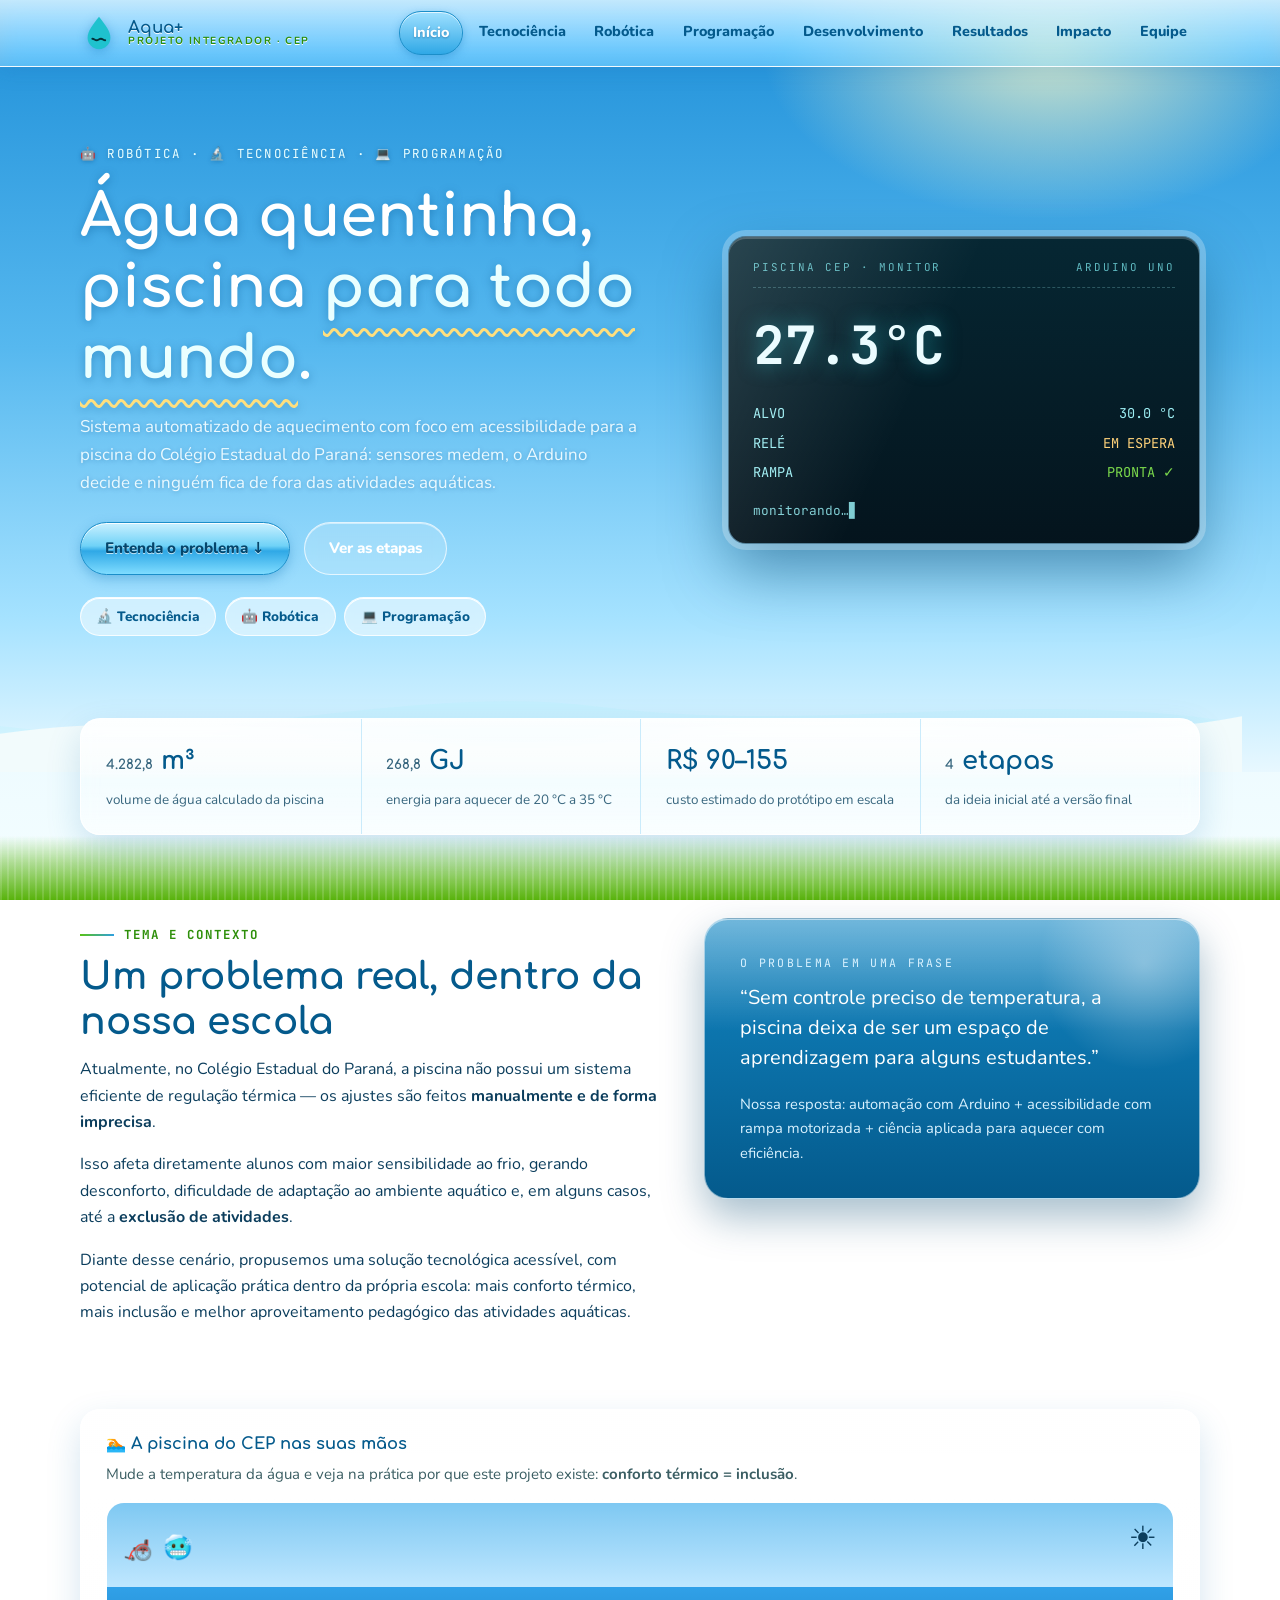
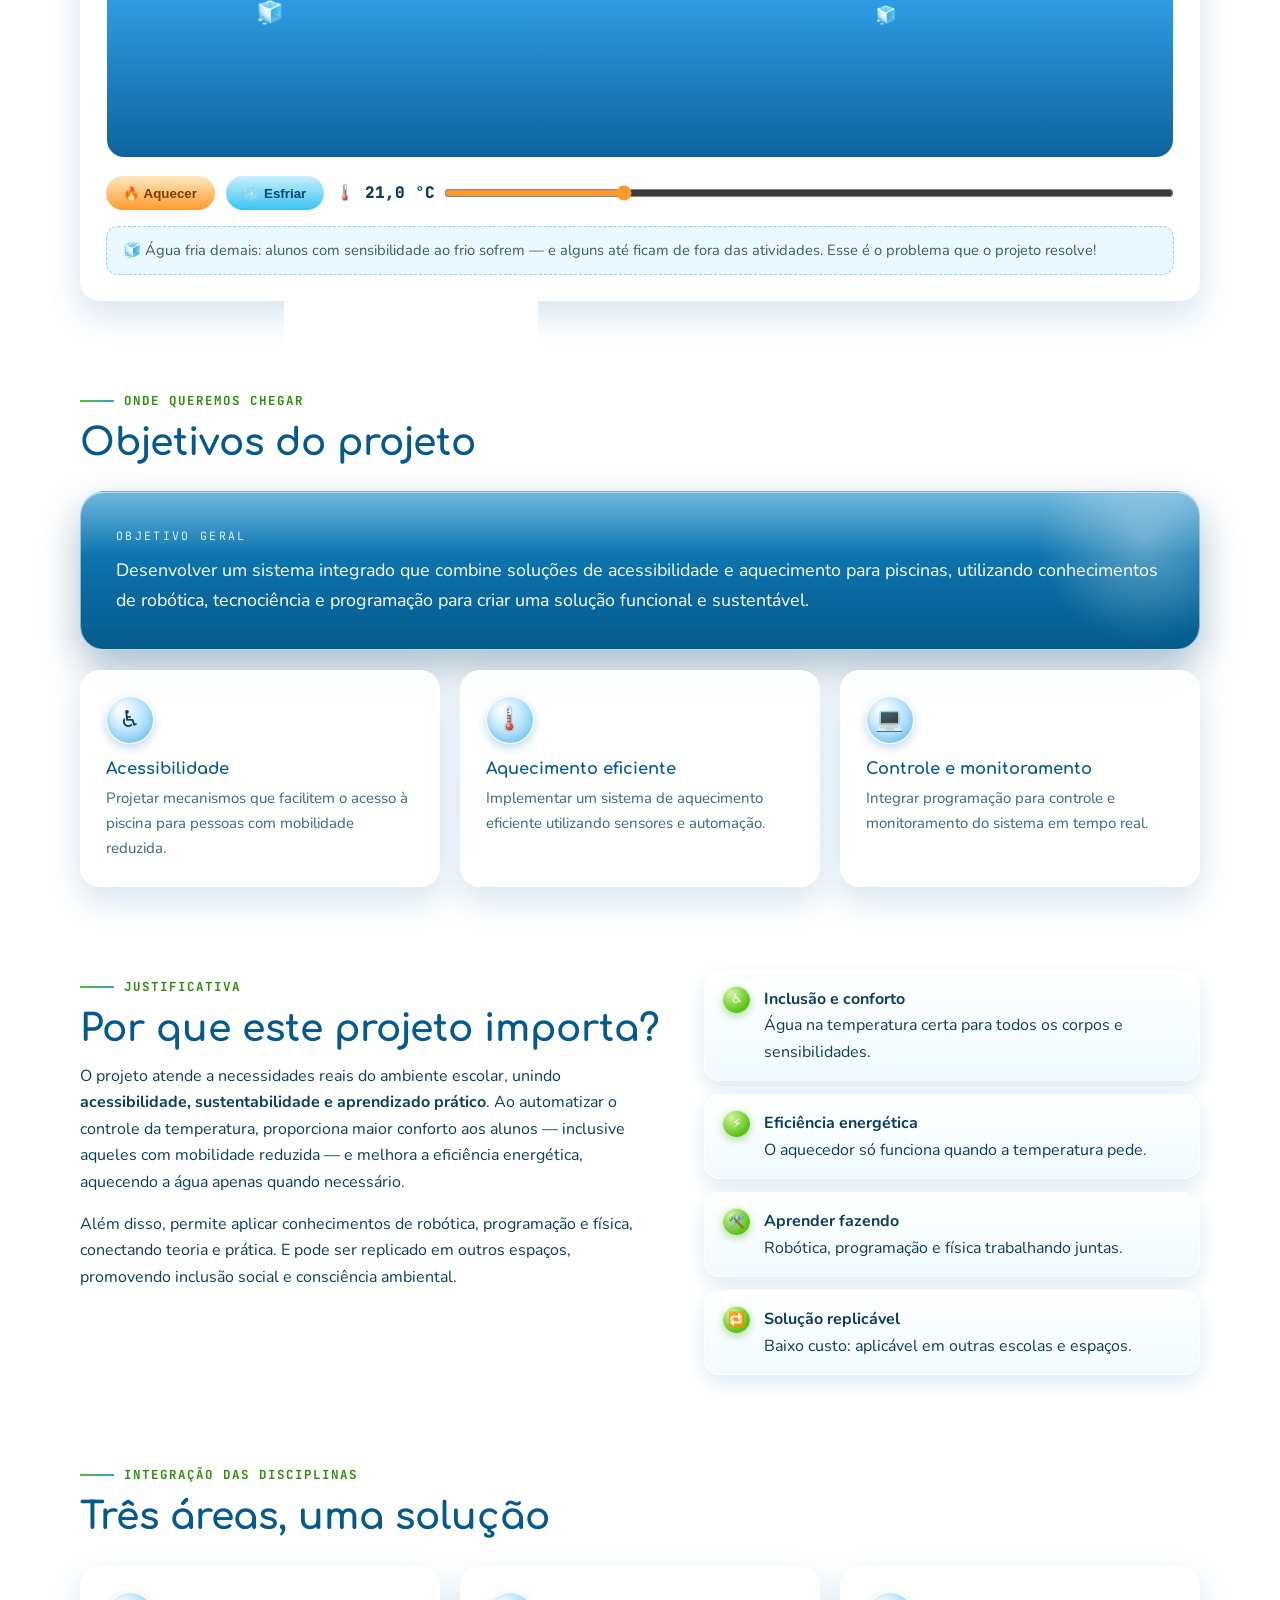
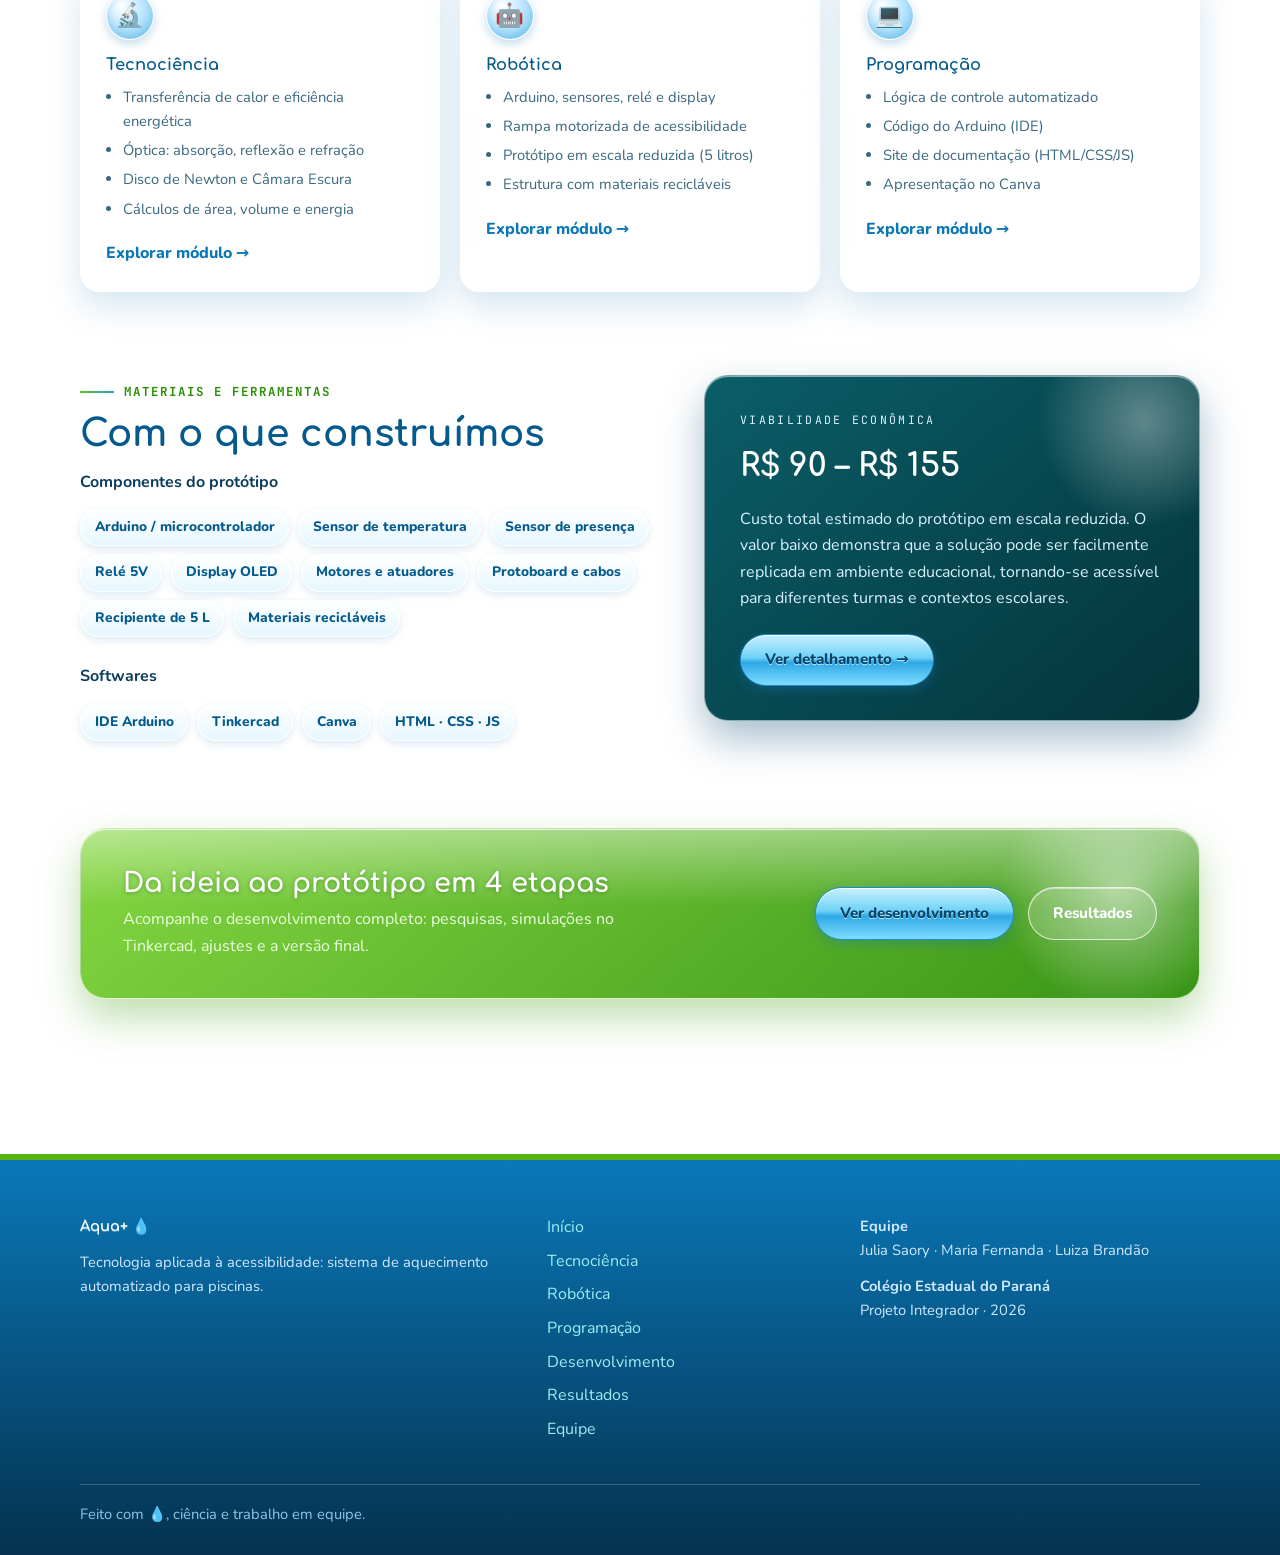
<file: index.html>
<!DOCTYPE html>
<html lang="pt-BR">
<head>
<meta charset="UTF-8">
<meta name="viewport" content="width=device-width, initial-scale=1.0">
<title>Início · Aqua+ — Aquecimento Automatizado e Acessibilidade | Projeto Integrador CEP</title>
<meta name="description" content="Sistema automatizado de aquecimento com foco em acessibilidade para a piscina do Colégio Estadual do Paraná — Projeto Integrador de Robótica, Tecnociência e Programação.">
<meta name="theme-color" content="#04333a">
<link rel="icon" href="data:image/svg+xml,<svg xmlns=%22http://www.w3.org/2000/svg%22 viewBox=%220 0 100 100%22><text y=%22.9em%22 font-size=%2290%22>💧</text></svg>">
<link rel="preconnect" href="https://fonts.googleapis.com">
<link rel="preconnect" href="https://fonts.gstatic.com" crossorigin>
<link href="https://fonts.googleapis.com/css2?family=Atkinson+Hyperlegible:ital,wght@0,400;0,700;1,400&family=JetBrains+Mono:wght@400;700&family=Unbounded:wght@400;600;700;900&display=swap" rel="stylesheet">
<link rel="stylesheet" href="css/estilo.css">
</head>
<body>
<a class="pular" href="#conteudo">Pular para o conteúdo</a>

<header class="topbar">
  <div class="wrap">
    <a class="brand" href="index.html">
      <svg class="brand-mark" viewBox="0 0 40 40" aria-hidden="true">
        <path d="M20 3C13 12 8 18.5 8 25a12 12 0 0 0 24 0c0-6.5-5-13-12-22Z" fill="#1fc2ce"/>
        <path d="M13 26c2 0 2.5 1.6 4.5 1.6S20 26 22 26s2.5 1.6 4.5 1.6" stroke="#04333a" stroke-width="2" fill="none" stroke-linecap="round"/>
      </svg>
      <span class="brand-text">Aqua+<small>Projeto Integrador · CEP</small></span>
    </a>
    <nav class="menu" aria-label="Navegação principal">
      <ul>
        <li><a href="index.html" class="active" aria-current="page">Início</a></li>
        <li><a href="tecnociencia.html">Tecnociência</a></li>
        <li><a href="robotica.html">Robótica</a></li>
        <li><a href="programacao.html">Programação</a></li>
        <li><a href="desenvolvimento.html">Desenvolvimento</a></li>
        <li><a href="resultados.html">Resultados</a></li>
        <li><a href="impacto.html">Impacto</a></li>
<li><a href="equipe.html">Equipe</a></li>
      </ul>
    </nav>
    <button class="nav-toggle" aria-expanded="false" aria-label="Abrir menu">
      <span></span><span></span><span></span>
    </button>
  </div>
</header>

<main id="conteudo">

  <!-- HERO -->
  <section class="hero">
    <div class="wrap hero-grid">
      <div>
        <p class="eyebrow">🤖 Robótica · 🔬 Tecnociência · 💻 Programação</p>
        <h1 class="hero-title">Água quentinha, piscina <em>para todo mundo</em>.</h1>
        <p class="hero-sub">
          Sistema automatizado de aquecimento com foco em acessibilidade para a piscina do
          Colégio Estadual do Paraná: sensores medem, o Arduino decide e ninguém fica de fora
          das atividades aquáticas.
        </p>
        <div class="hero-actions">
          <a class="btn btn-solid" href="#contexto">Entenda o problema ↓</a>
          <a class="btn btn-line" href="desenvolvimento.html">Ver as etapas</a>
        </div>
        <div class="hero-disc">
          <a class="chip-disc" href="tecnociencia.html">🔬 Tecnociência</a>
          <a class="chip-disc" href="robotica.html">🤖 Robótica</a>
          <a class="chip-disc" href="programacao.html">💻 Programação</a>
        </div>
      </div>
      <div class="hero-painel">
        <div class="oled" aria-label="Simulação do painel do sistema: temperatura da piscina em torno de 27 graus, alvo de 30 graus, relé em espera e rampa pronta.">
          <div class="oled-head"><span>PISCINA CEP · MONITOR</span><span>ARDUINO UNO</span></div>
          <p class="oled-temp"><span data-oled-temp>27.4</span>°C</p>
          <p class="oled-line"><span>ALVO</span><span>30.0 °C</span></p>
          <p class="oled-line"><span>RELÉ</span><span class="standby">EM ESPERA</span></p>
          <p class="oled-line"><span>RAMPA</span><span class="ok">PRONTA ✓</span></p>
          <p class="oled-status">monitorando…<span class="cursor">▊</span></p>
        </div>
      </div>
    </div>
    <div class="waves" aria-hidden="true">
      <svg class="w1" viewBox="0 0 1440 120" preserveAspectRatio="none"><path d="M0 62 C 240 108 480 18 720 48 C 960 78 1200 26 1440 66 L 1440 120 L 0 120 Z" fill="rgba(157,238,243,.14)"/></svg>
      <svg class="w2" viewBox="0 0 1440 120" preserveAspectRatio="none"><path d="M0 84 C 260 36 520 104 780 74 C 1040 44 1240 96 1440 58 L 1440 120 L 0 120 Z" fill="#f2fbfc"/></svg>
    </div>
  </section>

  <!-- NÚMEROS -->
  <div class="stats">
    <div class="wrap">
      <div class="stats-grid">
        <div class="stat reveal"><b><span class="num" data-count="4282.8" data-dec="1">0</span> m³</b><span>volume de água calculado da piscina</span></div>
        <div class="stat reveal"><b><span class="num" data-count="268.8" data-dec="1">0</span> GJ</b><span>energia para aquecer de 20 °C a 35 °C</span></div>
        <div class="stat reveal"><b>R$ 90–155</b><span>custo estimado do protótipo em escala</span></div>
        <div class="stat reveal"><b><span class="num" data-count="4">0</span> etapas</b><span>da ideia inicial até a versão final</span></div>
      </div>
    </div>
  </div>

  <!-- TEMA E CONTEXTO -->
  <section class="section" id="contexto">
    <div class="wrap split">
      <div>
        <p class="sec-tag">Tema e contexto</p>
        <h2 class="sec-title">Um problema real, dentro da nossa escola</h2>
        <p>
          Atualmente, no Colégio Estadual do Paraná, a piscina não possui um sistema eficiente
          de regulação térmica — os ajustes são feitos <strong>manualmente e de forma imprecisa</strong>.
        </p>
        <p style="margin-top:1rem">
          Isso afeta diretamente alunos com maior sensibilidade ao frio, gerando desconforto,
          dificuldade de adaptação ao ambiente aquático e, em alguns casos, até a
          <strong>exclusão de atividades</strong>.
        </p>
        <p style="margin-top:1rem">
          Diante desse cenário, propusemos uma solução tecnológica acessível, com potencial de
          aplicação prática dentro da própria escola: mais conforto térmico, mais inclusão e
          melhor aproveitamento pedagógico das atividades aquáticas.
        </p>
      </div>
      <div class="painel reveal">
        <p class="painel-rotulo">O problema em uma frase</p>
        <p style="font-size:1.25rem;line-height:1.5;color:#fff">
          “Sem controle preciso de temperatura, a piscina deixa de ser um espaço de
          aprendizagem para alguns estudantes.”
        </p>
        <p style="margin-top:1.2rem;font-size:.92rem">
          Nossa resposta: automação com Arduino + acessibilidade com rampa motorizada +
          ciência aplicada para aquecer com eficiência.
        </p>
      </div>
    </div>
  </section>
  <!-- ══════════════ A PISCINA INTERATIVA ══════════════ -->
  <section class="section" style="padding-top:0">
    <div class="wrap">
      <div class="card reveal" style="grid-column:1/-1">
        <h3>🏊 A piscina do CEP nas suas mãos</h3>
        <p style="color:#3b5e63;font-size:.94rem;margin:.4rem 0 1rem">
          Mude a temperatura da água e veja na prática por que este projeto existe:
          <strong>conforto térmico = inclusão</strong>.
        </p>
        <style>
          .pis-vapor{position:absolute;bottom:2px;font-size:1.4rem;opacity:0}
          .pis-vapor.on{animation:vap 2.2s ease-in-out infinite}
          @keyframes vap{0%{transform:translateY(0);opacity:0}50%{opacity:.9}100%{transform:translateY(-30px);opacity:0}}
        </style>
        <div style="position:relative;border-radius:18px;overflow:hidden;border:1px solid rgba(255,255,255,.8);box-shadow:inset 0 1px 0 #fff">
          <div style="height:84px;background:linear-gradient(180deg,#7ec8f2,#bfe7ff);position:relative">
            <span style="position:absolute;top:10px;right:16px;font-size:2rem">☀️</span>
            <span style="position:absolute;top:26px;left:16px;font-size:1.5rem" title="aluna em cadeira de rodas">🦽</span>
            <span id="pis-reage" style="position:absolute;top:26px;left:56px;font-size:1.5rem">😐</span>
            <span id="pis-vap1" class="pis-vapor" style="left:35%">♨️</span>
            <span id="pis-vap2" class="pis-vapor" style="left:62%;animation-delay:1.1s!important">♨️</span>
          </div>
          <div id="pis-agua" style="height:170px;position:relative;background:linear-gradient(180deg,hsl(205,80%,55%),hsl(205,85%,33%));transition:background .6s">
            <span id="pis-gelo1" style="position:absolute;top:8px;left:14%;font-size:1.4rem;opacity:0;transition:.5s">🧊</span>
            <span id="pis-gelo2" style="position:absolute;top:14px;left:72%;font-size:1.1rem;opacity:0;transition:.5s">🧊</span>
            <span id="pis-nad" style="position:absolute;top:36%;left:10%;font-size:2.1rem;opacity:0;transition:.6s">🏊‍♀️</span>
          </div>
        </div>
        <div style="display:flex;flex-wrap:wrap;gap:.7rem;align-items:center;margin-top:1.1rem">
          <button id="pis-aq" style="padding:.6rem 1.1rem;border-radius:999px;border:0;background:linear-gradient(180deg,#ffe9c0,#ff9a2e);color:#7a3c00;font-weight:800;cursor:pointer">🔥 Aquecer</button>
          <button id="pis-es" style="padding:.6rem 1.1rem;border-radius:999px;border:0;background:linear-gradient(180deg,#c9f0ff,#39c4f0);color:#04466c;font-weight:800;cursor:pointer">❄️ Esfriar</button>
          <label style="display:flex;align-items:center;gap:.6rem;font-weight:800;color:#0b3d5c;flex:1;min-width:220px">
            🌡️ <span id="pis-tout" style="font-family:var(--mono)">21,0 °C</span>
            <input id="pis-temp" type="range" min="15" max="40" step="0.5" value="21" style="flex:1;accent-color:#ff9a2e">
          </label>
        </div>
        <p id="pis-msg" aria-live="polite" style="margin-top:1rem;font-size:.92rem;color:#3b5e63;background:rgba(220,244,255,.6);border:1px dashed rgba(120,190,230,.7);border-radius:12px;padding:.7rem 1rem"></p>

        <script>
        (function(){
          var s=document.getElementById('pis-temp'); if(!s) return;
          var agua=document.getElementById('pis-agua'), msg=document.getElementById('pis-msg'),
              reage=document.getElementById('pis-reage'), nad=document.getElementById('pis-nad'),
              g1=document.getElementById('pis-gelo1'), g2=document.getElementById('pis-gelo2'),
              v1=document.getElementById('pis-vap1'), v2=document.getElementById('pis-vap2'),
              tout=document.getElementById('pis-tout'), timer=null;
          function upd(){
            var t=+s.value;
            tout.textContent=t.toFixed(1).replace('.',',')+' °C';
            var hue=210-Math.min(50,Math.max(0,t-15))*1.1;
            agua.style.background='linear-gradient(180deg,hsl('+hue+',80%,55%),hsl('+hue+',85%,33%))';
            var frio=t<22, ideal=t>=26&&t<=32, quente=t>34;
            g1.style.opacity=g2.style.opacity=frio?1:0;
            v1.classList.toggle('on',quente); v2.classList.toggle('on',quente);
            nad.style.opacity=ideal?1:0;
            if(ideal&&!nad.dataset.ok){ nad.dataset.ok=1;
              nad.animate([{left:'8%'},{left:'78%'}],{duration:9000,iterations:Infinity,direction:'alternate',easing:'ease-in-out'}); }
            reage.textContent=frio?'🥶':ideal?'😄':quente?'🥵':'';
            msg.textContent = frio
              ? '🧊 Água fria demais: alunos com sensibilidade ao frio sofrem — e alguns até ficam de fora das atividades. Esse é o problema que o projeto resolve!'
              : ideal
              ? '✅ Temperatura ideal: conforto, inclusão e aprendizado para todos. É exatamente isso que o sistema automático busca (≈ 30 °C)!'
              : quente
              ? '♨️ Quente demais! O Arduino desligaria o aquecedor agora mesmo — eficiência energética em ação.'
              : '🌡️ Quase lá… o sensor lê a temperatura e o relé decide se aquece ou espera.';
          }
          function anima(alvo){ if(timer)clearInterval(timer);
            timer=setInterval(function(){ var t=+s.value;
              if(Math.abs(t-alvo)<.1){clearInterval(timer);timer=null;return;}
              s.value=(t+(alvo>t?.2:-.2)).toFixed(1); upd(); },70); }
          document.getElementById('pis-aq').addEventListener('click',function(){anima(36);});
          document.getElementById('pis-es').addEventListener('click',function(){anima(16);});
          s.addEventListener('input',upd); upd();
        })();
        </script>
      </div>
    </div>
  </section>
  <!-- OBJETIVOS -->
  <section class="section" id="objetivos" style="padding-top:0">
    <div class="wrap">
      <p class="sec-tag">Onde queremos chegar</p>
      <h2 class="sec-title">Objetivos do projeto</h2>
      <div class="grid" style="margin-top:1.6rem">
        <div class="painel reveal">
          <p class="painel-rotulo">Objetivo geral</p>
          <p style="font-size:1.12rem;color:#fff">
            Desenvolver um sistema integrado que combine soluções de acessibilidade e
            aquecimento para piscinas, utilizando conhecimentos de robótica, tecnociência e
            programação para criar uma solução funcional e sustentável.
          </p>
        </div>
        <div class="grid g3">
          <div class="card reveal"><span class="ico" aria-hidden="true">♿</span>
            <h3>Acessibilidade</h3>
            <p>Projetar mecanismos que facilitem o acesso à piscina para pessoas com mobilidade reduzida.</p>
          </div>
          <div class="card reveal"><span class="ico" aria-hidden="true">🌡️</span>
            <h3>Aquecimento eficiente</h3>
            <p>Implementar um sistema de aquecimento eficiente utilizando sensores e automação.</p>
          </div>
          <div class="card reveal"><span class="ico" aria-hidden="true">💻</span>
            <h3>Controle e monitoramento</h3>
            <p>Integrar programação para controle e monitoramento do sistema em tempo real.</p>
          </div>
        </div>
      </div>
    </div>
  </section>

  <!-- JUSTIFICATIVA -->
  <section class="section" id="justificativa" style="padding-top:0">
    <div class="wrap split">
      <div>
        <p class="sec-tag">Justificativa</p>
        <h2 class="sec-title">Por que este projeto importa?</h2>
        <p>
          O projeto atende a necessidades reais do ambiente escolar, unindo
          <strong>acessibilidade, sustentabilidade e aprendizado prático</strong>.
          Ao automatizar o controle da temperatura, proporciona maior conforto aos alunos —
          inclusive aqueles com mobilidade reduzida — e melhora a eficiência energética,
          aquecendo a água apenas quando necessário.
        </p>
        <p style="margin-top:1rem">
          Além disso, permite aplicar conhecimentos de robótica, programação e física,
          conectando teoria e prática. E pode ser replicado em outros espaços, promovendo
          inclusão social e consciência ambiental.
        </p>
      </div>
      <ul class="checklist">
        <li class="reveal"><span class="ok" aria-hidden="true">♿</span><div><strong>Inclusão e conforto</strong><br>Água na temperatura certa para todos os corpos e sensibilidades.</div></li>
        <li class="reveal"><span class="ok" aria-hidden="true">⚡</span><div><strong>Eficiência energética</strong><br>O aquecedor só funciona quando a temperatura pede.</div></li>
        <li class="reveal"><span class="ok" aria-hidden="true">🛠️</span><div><strong>Aprender fazendo</strong><br>Robótica, programação e física trabalhando juntas.</div></li>
        <li class="reveal"><span class="ok" aria-hidden="true">🔁</span><div><strong>Solução replicável</strong><br>Baixo custo: aplicável em outras escolas e espaços.</div></li>
      </ul>
    </div>
  </section>

  <!-- DISCIPLINAS -->
  <section class="section" id="disciplinas" style="padding-top:0">
    <div class="wrap">
      <p class="sec-tag">Integração das disciplinas</p>
      <h2 class="sec-title">Três áreas, uma solução</h2>
      <div class="grid g3" style="margin-top:1.6rem">
        <div class="card reveal">
          <span class="ico" aria-hidden="true">🔬</span>
          <h3>Tecnociência</h3>
          <ul>
            <li>Transferência de calor e eficiência energética</li>
            <li>Óptica: absorção, reflexão e refração</li>
            <li>Disco de Newton e Câmara Escura</li>
            <li>Cálculos de área, volume e energia</li>
          </ul>
          <a class="card-link" href="tecnociencia.html">Explorar módulo →</a>
        </div>
        <div class="card reveal">
          <span class="ico" aria-hidden="true">🤖</span>
          <h3>Robótica</h3>
          <ul>
            <li>Arduino, sensores, relé e display</li>
            <li>Rampa motorizada de acessibilidade</li>
            <li>Protótipo em escala reduzida (5 litros)</li>
            <li>Estrutura com materiais recicláveis</li>
          </ul>
          <a class="card-link" href="robotica.html">Explorar módulo →</a>
        </div>
        <div class="card reveal">
          <span class="ico" aria-hidden="true">💻</span>
          <h3>Programação</h3>
          <ul>
            <li>Lógica de controle automatizado</li>
            <li>Código do Arduino (IDE)</li>
            <li>Site de documentação (HTML/CSS/JS)</li>
            <li>Apresentação no Canva</li>
          </ul>
          <a class="card-link" href="programacao.html">Explorar módulo →</a>
        </div>
      </div>
    </div>
  </section>

  <!-- MATERIAIS -->
  <section class="section" id="materiais" style="padding-top:0">
    <div class="wrap split">
      <div>
        <p class="sec-tag">Materiais e ferramentas</p>
        <h2 class="sec-title">Com o que construímos</h2>
        <p><strong>Componentes do protótipo</strong></p>
        <div style="margin:.6rem 0 1.4rem">
          <span class="tag">Arduino / microcontrolador</span>
          <span class="tag">Sensor de temperatura</span>
          <span class="tag">Sensor de presença</span>
          <span class="tag">Relé 5V</span>
          <span class="tag">Display OLED</span>
          <span class="tag">Motores e atuadores</span>
          <span class="tag">Protoboard e cabos</span>
          <span class="tag">Recipiente de 5 L</span>
          <span class="tag">Materiais recicláveis</span>
        </div>
        <p><strong>Softwares</strong></p>
        <div style="margin-top:.6rem">
          <span class="tag">IDE Arduino</span>
          <span class="tag">Tinkercad</span>
          <span class="tag">Canva</span>
          <span class="tag">HTML · CSS · JS</span>
        </div>
      </div>
      <div class="painel heat reveal" style="background:linear-gradient(140deg,#0a5e68,#04333a)">
        <p class="painel-rotulo">Viabilidade econômica</p>
        <p style="font-size:2rem;font-family:var(--display);font-weight:900;color:#fff">R$ 90 – R$ 155</p>
        <p style="margin-top:.8rem">
          Custo total estimado do protótipo em escala reduzida. O valor baixo demonstra que a
          solução pode ser facilmente replicada em ambiente educacional, tornando-se acessível
          para diferentes turmas e contextos escolares.
        </p>
        <a class="btn btn-solid" style="margin-top:1.4rem" href="robotica.html">Ver detalhamento →</a>
      </div>
    </div>
  </section>

  <!-- CTA -->
  <section class="section" style="padding-top:0">
    <div class="wrap">
      <div class="cta-band reveal">
        <div>
          <h2>Da ideia ao protótipo em 4 etapas</h2>
          <p>Acompanhe o desenvolvimento completo: pesquisas, simulações no Tinkercad, ajustes e a versão final.</p>
        </div>
        <div style="display:flex;gap:.9rem;flex-wrap:wrap;position:relative;z-index:2">
          <a class="btn btn-solid" href="desenvolvimento.html">Ver desenvolvimento</a>
          <a class="btn btn-line" href="resultados.html">Resultados</a>
        </div>
      </div>
    </div>
  </section>

</main>

<footer class="footer">
  <div class="wrap footer-grid">
    <div>
      <p class="footer-brand">Aqua+ 💧</p>
      <p>Tecnologia aplicada à acessibilidade: sistema de aquecimento automatizado para piscinas.</p>
    </div>
    <nav aria-label="Mapa do site">
      <ul>
        <li><a href="index.html">Início</a></li>
        <li><a href="tecnociencia.html">Tecnociência</a></li>
        <li><a href="robotica.html">Robótica</a></li>
        <li><a href="programacao.html">Programação</a></li>
        <li><a href="desenvolvimento.html">Desenvolvimento</a></li>
        <li><a href="resultados.html">Resultados</a></li>
        <li><a href="equipe.html">Equipe</a></li>
      </ul>
    </nav>
    <div>
      <p><strong>Equipe</strong><br>Julia Saory · Maria Fernanda · Luiza Brandão</p>
      <p><strong>Colégio Estadual do Paraná</strong><br>Projeto Integrador · <span id="ano">2026</span></p>
    </div>
  </div>
  <div class="wrap footer-base"><p>Feito com 💧, ciência e trabalho em equipe.</p></div>
</footer>

<script src="js/script.js"></script>
  <script>
/* ===== PATCH: fumacinha da piscina (funciona em PC e celular) ===== */
(function(){
  var slider=document.getElementById('pis-temp');
  var agua=document.getElementById('pis-agua');
  if(!slider||!agua) return;
  var host=agua.parentNode, vapores=[], pronto=false;

  function cria(){
    [30,52,72].forEach(function(L,i){
      var s=document.createElement('span');
      s.textContent='♨️';
      s.style.cssText='position:absolute;bottom:162px;left:'+L+'%;font-size:1.6rem;opacity:0;pointer-events:none;z-index:3';
      host.appendChild(s);
      /* sobe da água e some no ar — animação via WAAPI (não depende de CSS) */
      s._anim=s.animate(
        [{transform:'translateY(12px)',opacity:0},
         {opacity:.95,offset:.4},
         {transform:'translateY(-50px)',opacity:0}],
        {duration:2400,iterations:Infinity,delay:i*650,easing:'ease-out'});
      s._anim.cancel();           /* começa “guardada” */
      s._off=true;
      vapores.push(s);
    });
    pronto=true;
  }

  function checa(){
    if(!pronto) cria();
    var quente=(+slider.value)>34;
    vapores.forEach(function(s){
      if(quente && s._off){ s._anim.play();   s._off=false; }
      if(!quente && !s._off){ s._anim.cancel(); s._off=true; }
    });
  }
  setInterval(checa,400);          /* pega também as mudanças pelos botões 🔥/❄️ */
  slider.addEventListener('input',checa);
})();
</script>
</body>
</html>
</file>
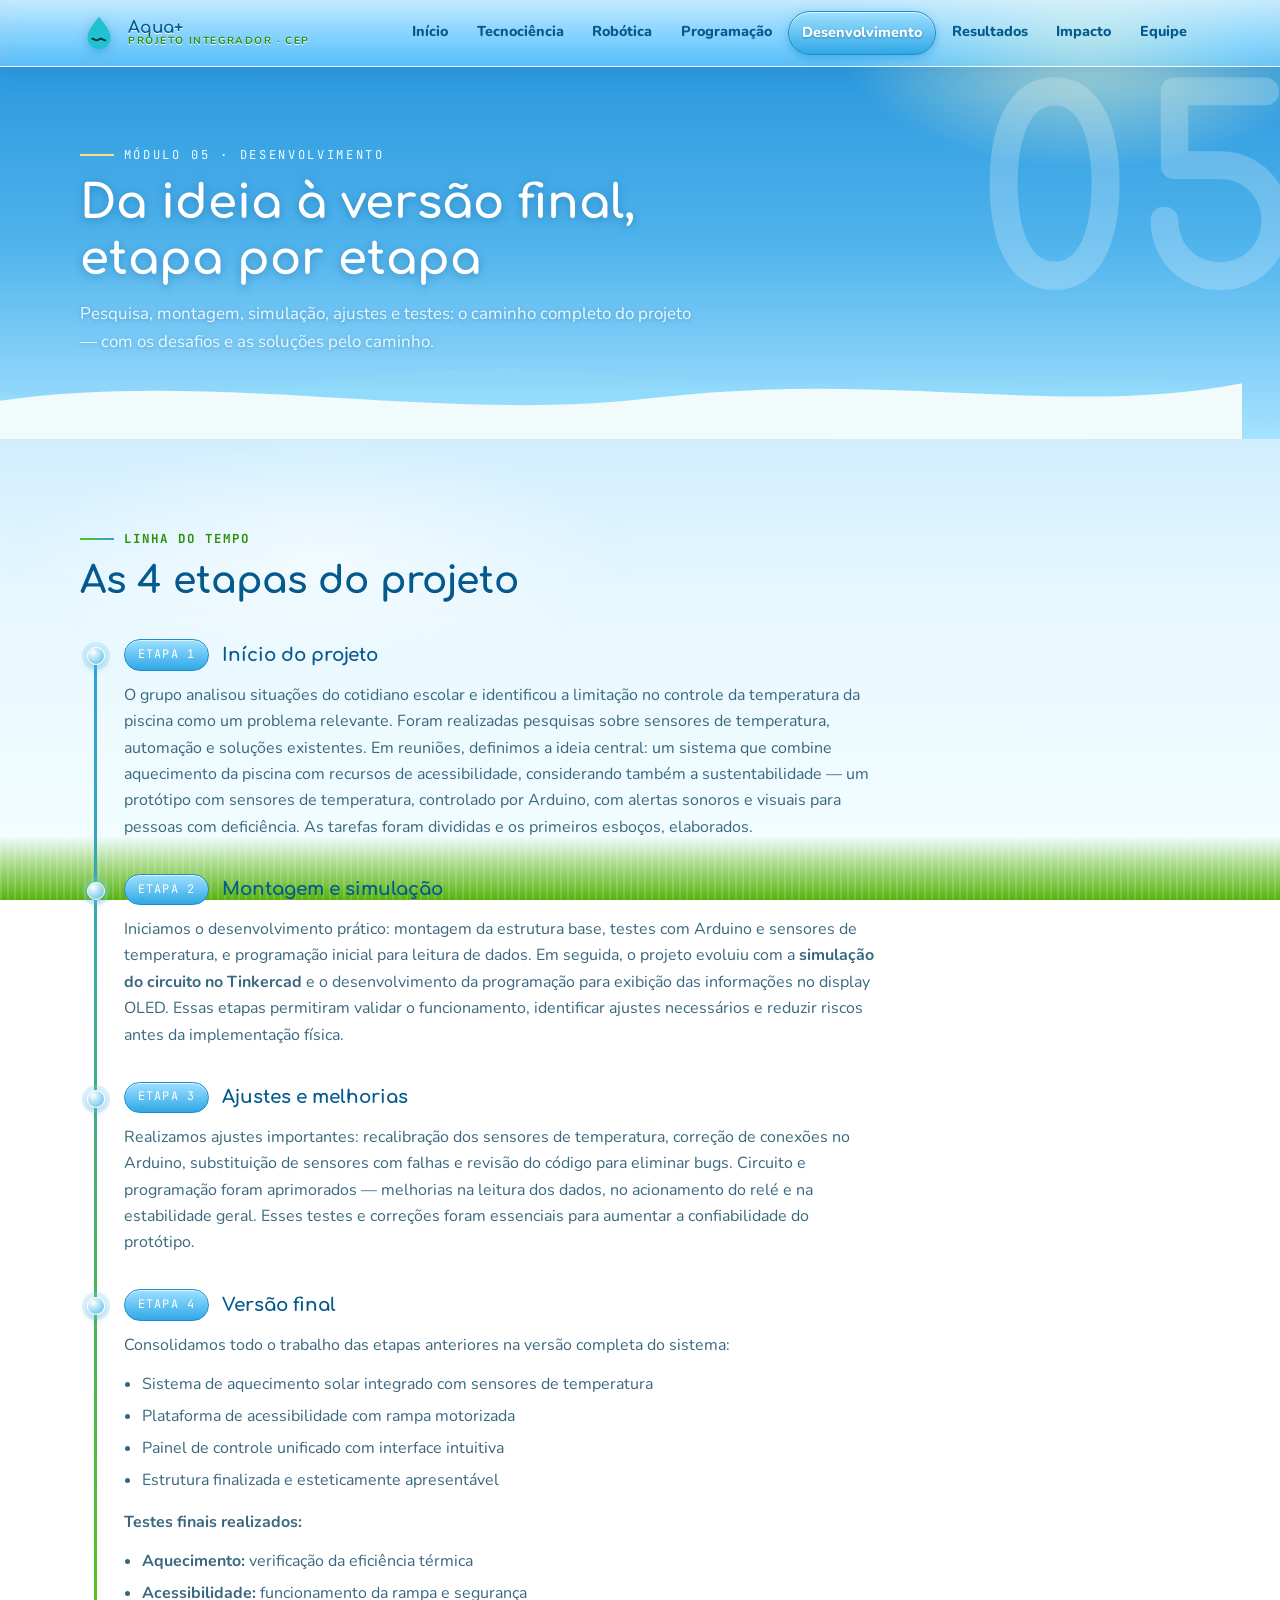
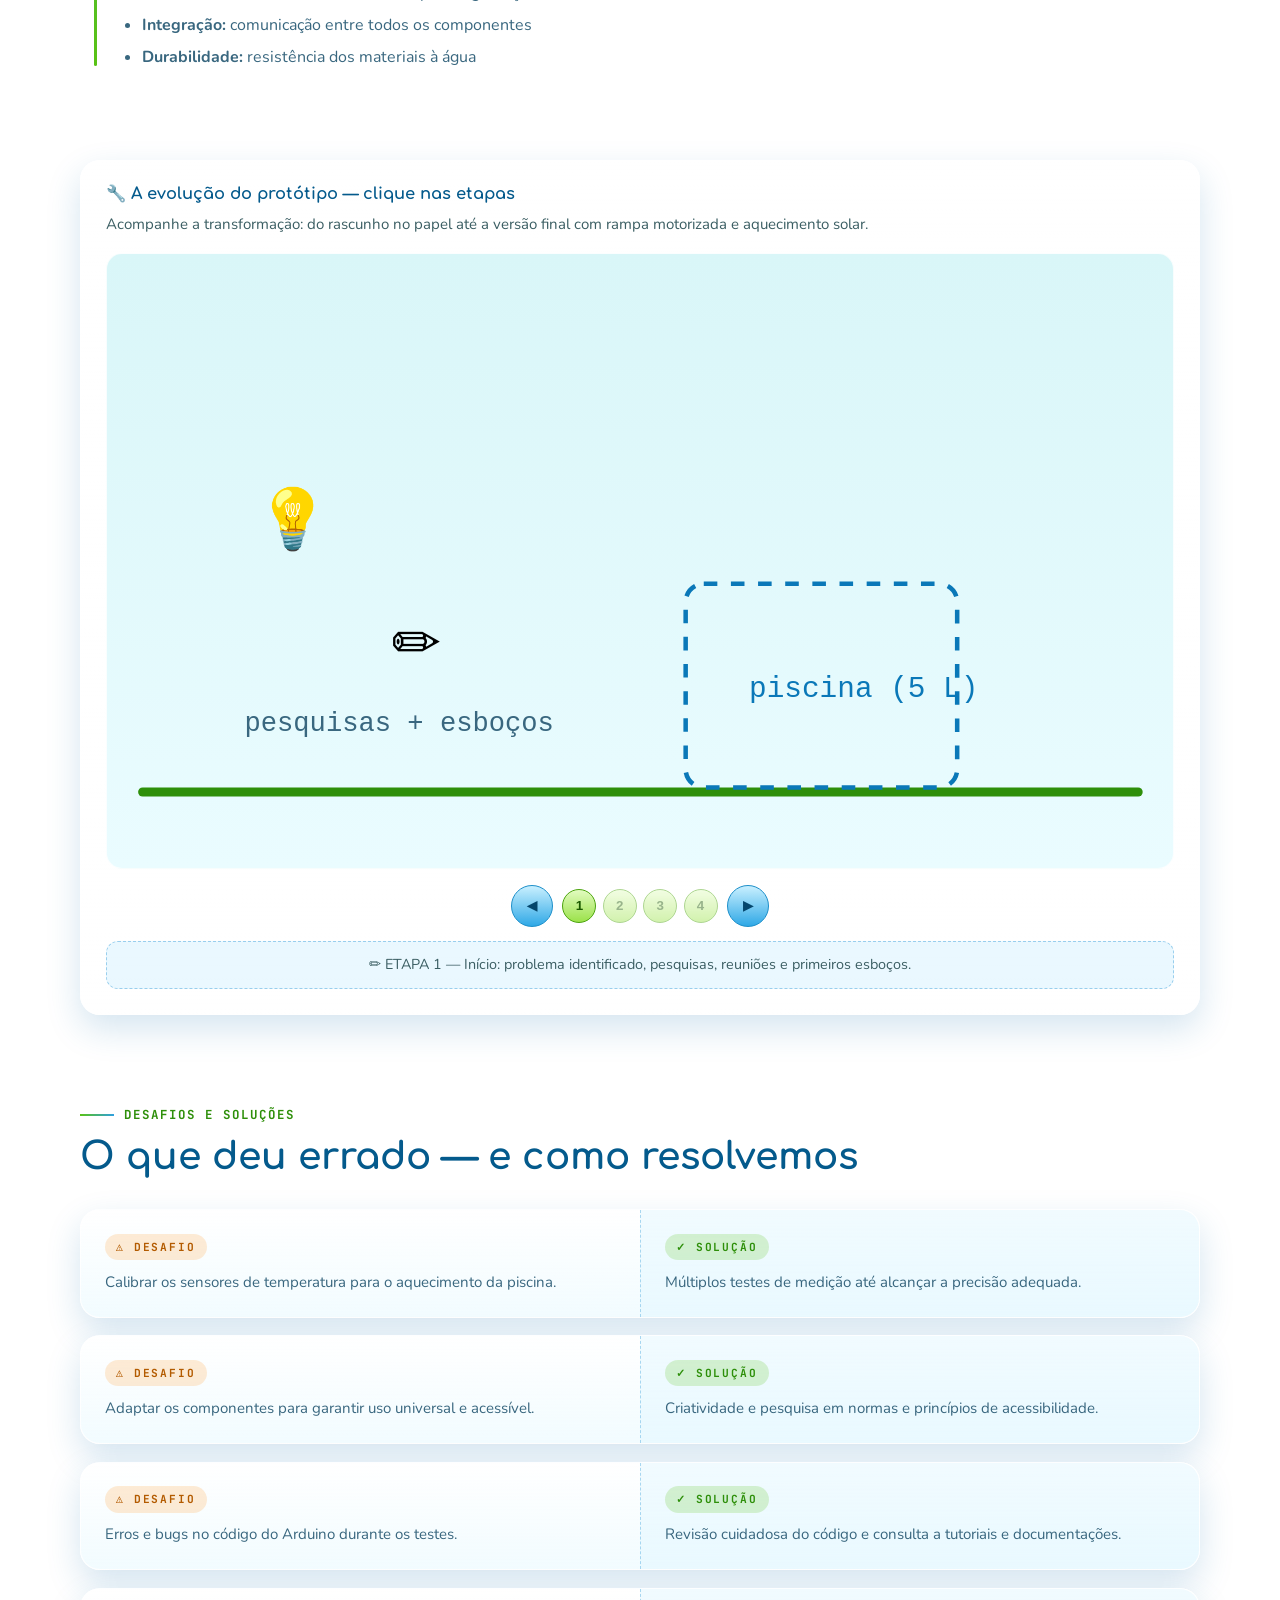
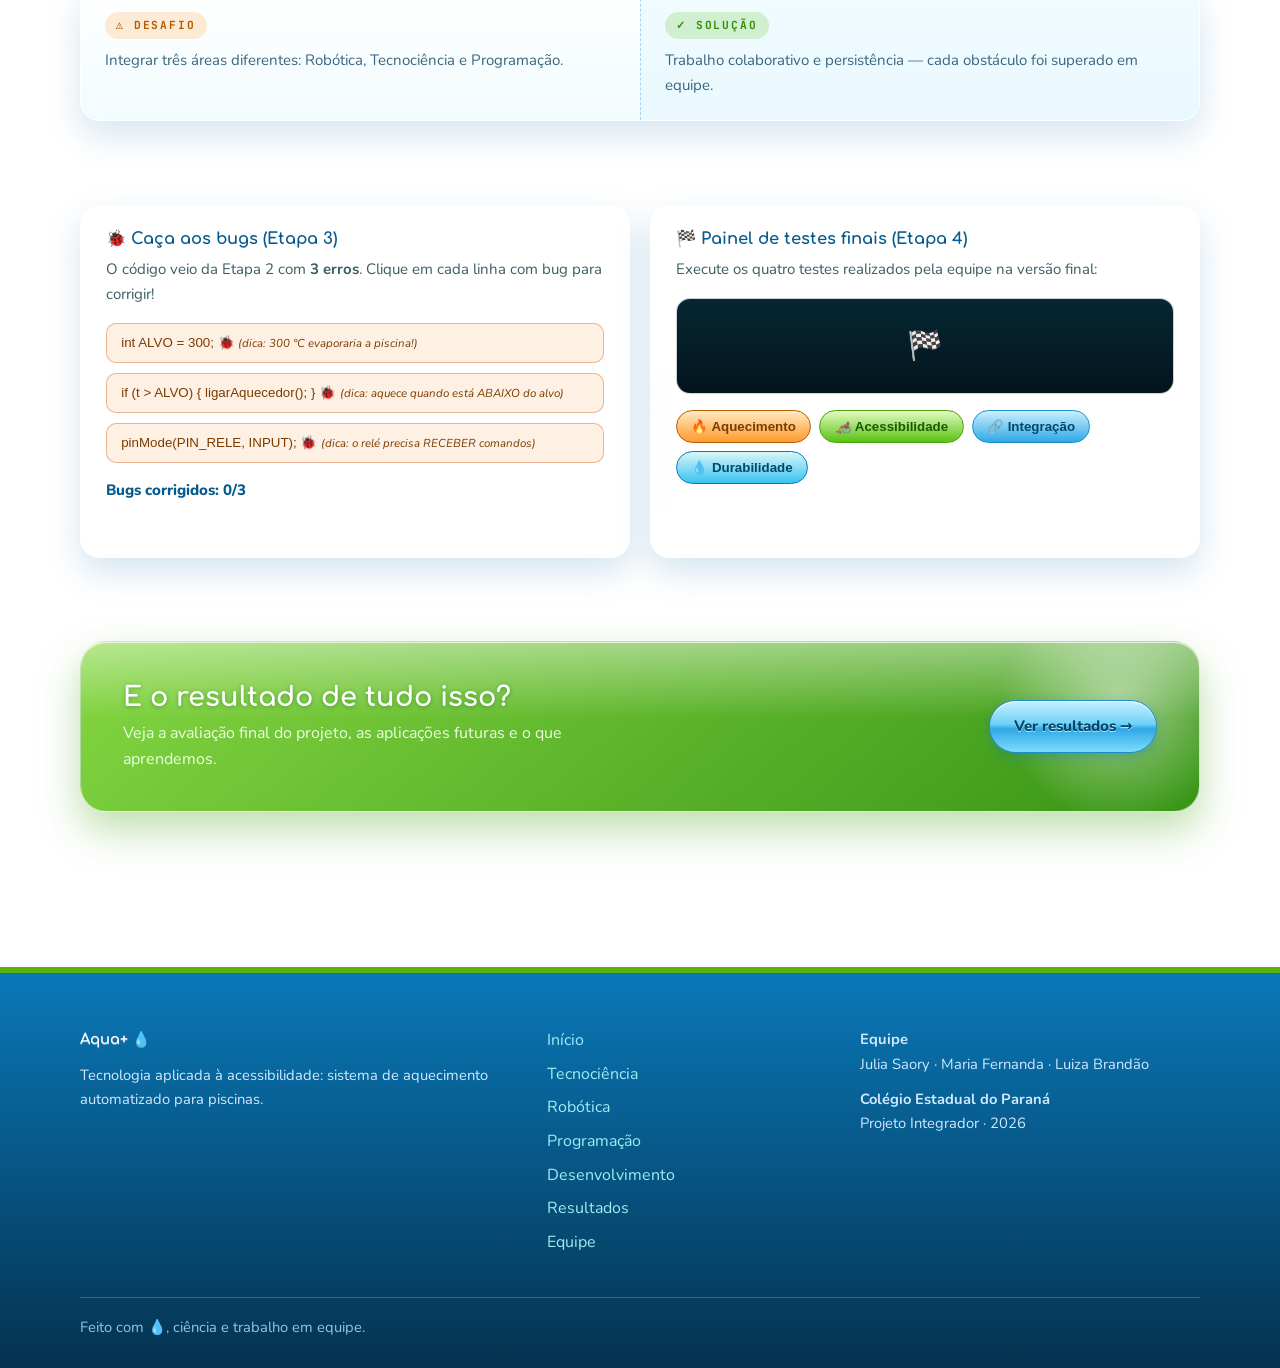
<file: desenvolvimento.html>
<!DOCTYPE html>
<html lang="pt-BR">
<head>
<meta charset="UTF-8">
<meta name="viewport" content="width=device-width, initial-scale=1.0">
<title>Desenvolvimento · Aqua+ — Projeto Integrador CEP</title>
<meta name="description" content="As 4 etapas do projeto: início, montagem e simulação, ajustes e versão final — além dos desafios e soluções encontrados pela equipe.">
<meta name="theme-color" content="#04333a">
<link rel="icon" href="data:image/svg+xml,<svg xmlns=%22http://www.w3.org/2000/svg%22 viewBox=%220 0 100 100%22><text y=%22.9em%22 font-size=%2290%22>💧</text></svg>">
<link rel="preconnect" href="https://fonts.googleapis.com">
<link rel="preconnect" href="https://fonts.gstatic.com" crossorigin>
<link href="https://fonts.googleapis.com/css2?family=Atkinson+Hyperlegible:ital,wght@0,400;0,700;1,400&family=JetBrains+Mono:wght@400;700&family=Unbounded:wght@400;600;700;900&display=swap" rel="stylesheet">
<link rel="stylesheet" href="css/estilo.css">
</head>
<body>
<a class="pular" href="#conteudo">Pular para o conteúdo</a>

<header class="topbar">
  <div class="wrap">
    <a class="brand" href="index.html">
      <svg class="brand-mark" viewBox="0 0 40 40" aria-hidden="true">
        <path d="M20 3C13 12 8 18.5 8 25a12 12 0 0 0 24 0c0-6.5-5-13-12-22Z" fill="#1fc2ce"/>
        <path d="M13 26c2 0 2.5 1.6 4.5 1.6S20 26 22 26s2.5 1.6 4.5 1.6" stroke="#04333a" stroke-width="2" fill="none" stroke-linecap="round"/>
      </svg>
      <span class="brand-text">Aqua+<small>Projeto Integrador · CEP</small></span>
    </a>
    <nav class="menu" aria-label="Navegação principal">
      <ul>
        <li><a href="index.html">Início</a></li>
        <li><a href="tecnociencia.html">Tecnociência</a></li>
        <li><a href="robotica.html">Robótica</a></li>
        <li><a href="programacao.html">Programação</a></li>
        <li><a href="desenvolvimento.html" class="active" aria-current="page">Desenvolvimento</a></li>
        <li><a href="resultados.html">Resultados</a></li>
        <li><a href="impacto.html">Impacto</a></li>
        <li><a href="equipe.html">Equipe</a></li>
      
      </ul>
    </nav>
    <button class="nav-toggle" aria-expanded="false" aria-label="Abrir menu">
      <span></span><span></span><span></span>
    </button>
  </div>
</header>

<main id="conteudo">

  <section class="page-hero">
    <span class="ghost" aria-hidden="true">05</span>
    <div class="wrap">
      <p class="mod">Módulo 05 · Desenvolvimento</p>
      <h1>Da ideia à versão final, etapa por etapa</h1>
      <p class="hero-sub">Pesquisa, montagem, simulação, ajustes e testes: o caminho completo do projeto — com os desafios e as soluções pelo caminho.</p>
    </div>
    <div class="waves" aria-hidden="true">
      <svg class="w1" viewBox="0 0 1440 120" preserveAspectRatio="none"><path d="M0 62 C 240 108 480 18 720 48 C 960 78 1200 26 1440 66 L 1440 120 L 0 120 Z" fill="rgba(157,238,243,.12)"/></svg>
      <svg class="w2" viewBox="0 0 1440 120" preserveAspectRatio="none"><path d="M0 84 C 260 36 520 104 780 74 C 1040 44 1240 96 1440 58 L 1440 120 L 0 120 Z" fill="#f2fbfc"/></svg>
    </div>
  </section>

  <!-- LINHA DO TEMPO -->
  <section class="section" id="etapas">
    <div class="wrap">
      <p class="sec-tag">Linha do tempo</p>
      <h2 class="sec-title">As 4 etapas do projeto</h2>

      <div class="timeline">
        <article class="t-item reveal">
          <div class="t-head"><span class="t-badge">ETAPA 1</span><h3>Início do projeto</h3></div>
          <p>
            O grupo analisou situações do cotidiano escolar e identificou a limitação no controle
            da temperatura da piscina como um problema relevante. Foram realizadas pesquisas sobre
            sensores de temperatura, automação e soluções existentes. Em reuniões, definimos a ideia
            central: um sistema que combine aquecimento da piscina com recursos de acessibilidade,
            considerando também a sustentabilidade — um protótipo com sensores de temperatura,
            controlado por Arduino, com alertas sonoros e visuais para pessoas com deficiência.
            As tarefas foram divididas e os primeiros esboços, elaborados.
          </p>
        </article>

        <article class="t-item reveal">
          <div class="t-head"><span class="t-badge">ETAPA 2</span><h3>Montagem e simulação</h3></div>
          <p>
            Iniciamos o desenvolvimento prático: montagem da estrutura base, testes com Arduino e
            sensores de temperatura, e programação inicial para leitura de dados. Em seguida, o
            projeto evoluiu com a <strong>simulação do circuito no Tinkercad</strong> e o
            desenvolvimento da programação para exibição das informações no display OLED. Essas
            etapas permitiram validar o funcionamento, identificar ajustes necessários e reduzir
            riscos antes da implementação física.
          </p>
        </article>

        <article class="t-item reveal">
          <div class="t-head"><span class="t-badge">ETAPA 3</span><h3>Ajustes e melhorias</h3></div>
          <p>
            Realizamos ajustes importantes: recalibração dos sensores de temperatura, correção de
            conexões no Arduino, substituição de sensores com falhas e revisão do código para
            eliminar bugs. Circuito e programação foram aprimorados — melhorias na leitura dos
            dados, no acionamento do relé e na estabilidade geral. Esses testes e correções foram
            essenciais para aumentar a confiabilidade do protótipo.
          </p>
        </article>

        <article class="t-item reveal">
          <div class="t-head"><span class="t-badge">ETAPA 4</span><h3>Versão final</h3></div>
          <p>Consolidamos todo o trabalho das etapas anteriores na versão completa do sistema:</p>
          <ul class="t-list">
            <li>Sistema de aquecimento solar integrado com sensores de temperatura</li>
            <li>Plataforma de acessibilidade com rampa motorizada</li>
            <li>Painel de controle unificado com interface intuitiva</li>
            <li>Estrutura finalizada e esteticamente apresentável</li>
          </ul>
          <p style="margin-top:1rem"><strong>Testes finais realizados:</strong></p>
          <ul class="t-list">
            <li><strong>Aquecimento:</strong> verificação da eficiência térmica</li>
            <li><strong>Acessibilidade:</strong> funcionamento da rampa e segurança</li>
            <li><strong>Integração:</strong> comunicação entre todos os componentes</li>
            <li><strong>Durabilidade:</strong> resistência dos materiais à água</li>
          </ul>
        </article>
      </div>
    </div>
  </section>
  <!-- ══════════════ A EVOLUÇÃO DO PROTÓTIPO ══════════════ -->
  <section class="section" style="padding-top:0">
    <div class="wrap">
      <div class="card reveal" style="grid-column:1/-1">
        <h3>🔧 A evolução do protótipo — clique nas etapas</h3>
        <p style="color:#3b5e63;font-size:.94rem;margin:.4rem 0 1rem">
          Acompanhe a transformação: do rascunho no papel até a versão final com rampa motorizada e aquecimento solar.
        </p>
        <div style="background:linear-gradient(180deg,#d9f6f8,#eafcff);border-radius:16px;border:1px solid rgba(255,255,255,.8);padding:.8rem">
          <svg viewBox="0 0 460 260" style="width:100%;height:auto;display:block" role="img" aria-label="Desenho do protótipo que evolui conforme a etapa escolhida.">
            <line x1="10" y1="232" x2="450" y2="232" stroke="#2e8f0a" stroke-width="4" stroke-linecap="round"/>
            <!-- ETAPA 1: rascunho -->
            <g id="evo-rasc" style="transition:opacity .5s">
              <rect x="250" y="140" width="120" height="90" rx="8" fill="none" stroke="#0a78b8" stroke-width="2" stroke-dasharray="6 6"/>
              <text x="278" y="190" font-size="13" fill="#0a78b8" font-family="monospace">piscina (5 L)</text>
              <text x="60" y="120" font-size="26">💡</text>
              <text x="120" y="175" font-size="26">✏️</text>
              <text x="55" y="205" font-size="12" fill="#39677f" font-family="monospace">pesquisas + esboços</text>
            </g>
            <!-- ETAPA 2+: base montada -->
            <g id="evo-base" opacity="0" style="transition:opacity .5s">
              <rect x="250" y="140" width="120" height="90" rx="8" fill="#7ecdf2" stroke="#fff" stroke-width="3"/>
              <rect x="252" y="142" width="116" height="16" fill="#bfe7ff" opacity=".8"/>
              <rect x="60" y="192" width="92" height="40" rx="6" fill="#1287c4" stroke="#fff" stroke-width="2"/>
              <text x="72" y="216" font-size="11" fill="#fff" font-family="monospace">ARDUINO</text>
              <rect x="170" y="176" width="62" height="30" rx="4" fill="#04141d" stroke="#9deef3" stroke-width="2"/>
              <text id="evo-oled" x="177" y="196" font-size="11" fill="#9deef3" font-family="monospace">--.-°C</text>
              <circle cx="300" cy="200" r="7" fill="#f45d2c" stroke="#fff" stroke-width="2"/>
            </g>
            <!-- só ETAPA 2: fio solto -->
            <g id="evo-solto" opacity="0" style="transition:opacity .5s">
              <path d="M152 205 C 200 242 220 242 246 216" stroke="#f45d2c" stroke-width="3" fill="none" stroke-dasharray="5 5"/>
              <text x="180" y="256" font-size="12" fill="#b35b00" font-family="monospace">conexão falhando!</text>
            </g>
            <!-- ETAPA 3+: corrigido -->
            <g id="evo-fix" opacity="0" style="transition:opacity .5s">
              <path d="M152 205 C 200 240 230 235 250 210 S 290 206 295 202" stroke="#2e8f0a" stroke-width="3" fill="none"/>
              <text x="185" y="160" font-size="22">🛠️</text>
            </g>
            <!-- só ETAPA 4: final -->
                        <!-- só ETAPA 4: final -->
            <g id="evo-final" opacity="0" style="transition:opacity .5s">
              <!-- rampa: sobe do chão (direita) até a borda da piscina (esquerda) -->
              <path d="M370 150 L436 230 L370 230 Z" fill="#59c214" stroke="#fff" stroke-width="2"/>
              <line x1="370" y1="150" x2="436" y2="230" stroke="#2e8f0a" stroke-width="2" stroke-dasharray="4 4"/>
              <text x="394" y="208" font-size="16">🦽</text>
              <!-- coletor solar + brilho -->
              <rect x="42" y="98" width="70" height="12" rx="3" fill="#06464f" stroke="#1fc2ce" stroke-width="2" transform="rotate(-18 77 104)"/>
              <text x="28" y="84" font-size="24">☀️</text>
              <text x="348" y="140" font-size="18">✨</text>
              <text x="396" y="252" font-size="11" fill="#2e8f0a" font-family="monospace">rampa</text>
            </g>
          </svg>
        </div>
        <div style="display:flex;gap:.6rem;align-items:center;justify-content:center;flex-wrap:wrap;margin-top:1rem">
          <button id="evo-ant" style="width:42px;height:42px;border-radius:50%;border:1px solid #1b8ec9;background:linear-gradient(180deg,#c9f0ff,#2fa8e6);color:#04466c;font-weight:800;cursor:pointer">◀</button>
          <span id="evo-dots" style="display:flex;gap:.4rem"></span>
          <button id="evo-prox" style="width:42px;height:42px;border-radius:50%;border:1px solid #1b8ec9;background:linear-gradient(180deg,#c9f0ff,#2fa8e6);color:#04466c;font-weight:800;cursor:pointer">▶</button>
        </div>
        <p id="evo-leg" aria-live="polite" style="margin-top:.9rem;font-size:.9rem;color:#3b5e63;background:rgba(220,244,255,.6);border:1px dashed rgba(120,190,230,.7);border-radius:12px;padding:.7rem 1rem;text-align:center"></p>

        <script>
        (function(){
          var leg=document.getElementById('evo-leg'); if(!leg) return;
          var oled=document.getElementById('evo-oled'), dots=document.getElementById('evo-dots'), n=1;
          var LEGS=[
            '✏️ ETAPA 1 — Início: problema identificado, pesquisas, reuniões e primeiros esboços.',
            '🔌 ETAPA 2 — Montagem e simulação no Tinkercad: Arduino, sensores e display OLED (mas com conexões para ajustar…).',
            '🛠️ ETAPA 3 — Ajustes: recalibração dos sensores, correção das conexões e revisão do código. Agora sim, 28,4 °C!',
            '🏆 ETAPA 4 — Versão final: aquecimento solar, rampa motorizada, painel unificado e estrutura apresentável!'
          ];
          for(var i=1;i<=4;i++){
            var d=document.createElement('button');
            d.textContent=i; d.dataset.e=i;
            d.style.cssText='width:34px;height:34px;border-radius:50%;border:1px solid #4aa30c;background:linear-gradient(180deg,#e2fbc0,#9be24a);color:#1c5a00;font-weight:800;cursor:pointer';
            d.addEventListener('click',function(){set(+this.dataset.e);});
            dots.appendChild(d);
          }
          function mostra(id,v){document.getElementById(id).style.opacity=v?1:0;}
          function set(v){
            n=Math.max(1,Math.min(4,v));
            mostra('evo-rasc',n==1); mostra('evo-base',n>=2); mostra('evo-solto',n==2);
            mostra('evo-fix',n>=3); mostra('evo-final',n==4);
            oled.textContent = n==2?'--.-°C': n==3?'28.4°C':'30.0°C';
            leg.textContent = LEGS[n-1];
            dots.querySelectorAll('button').forEach(function(b){
              b.style.opacity = (+b.dataset.e===n)?1:.45;
            });
          }
          document.getElementById('evo-ant').addEventListener('click',function(){set(n-1);});
          document.getElementById('evo-prox').addEventListener('click',function(){set(n+1);});
          set(1);
        })();
        </script>
      </div>
    </div>
  </section>
  <!-- DESAFIOS -->
  <section class="section" id="desafios" style="padding-top:0">
    <div class="wrap">
      <p class="sec-tag">Desafios e soluções</p>
      <h2 class="sec-title">O que deu errado — e como resolvemos</h2>
      <div class="grid" style="margin-top:1.8rem;gap:1.1rem">
        <div class="d-card reveal">
          <div class="d-l d-desafio"><span class="d-titulo">⚠ Desafio</span><p>Calibrar os sensores de temperatura para o aquecimento da piscina.</p></div>
          <div class="d-l d-solucao"><span class="d-titulo">✓ Solução</span><p>Múltiplos testes de medição até alcançar a precisão adequada.</p></div>
        </div>
        <div class="d-card reveal">
          <div class="d-l d-desafio"><span class="d-titulo">⚠ Desafio</span><p>Adaptar os componentes para garantir uso universal e acessível.</p></div>
          <div class="d-l d-solucao"><span class="d-titulo">✓ Solução</span><p>Criatividade e pesquisa em normas e princípios de acessibilidade.</p></div>
        </div>
        <div class="d-card reveal">
          <div class="d-l d-desafio"><span class="d-titulo">⚠ Desafio</span><p>Erros e bugs no código do Arduino durante os testes.</p></div>
          <div class="d-l d-solucao"><span class="d-titulo">✓ Solução</span><p>Revisão cuidadosa do código e consulta a tutoriais e documentações.</p></div>
        </div>
        <div class="d-card reveal">
          <div class="d-l d-desafio"><span class="d-titulo">⚠ Desafio</span><p>Integrar três áreas diferentes: Robótica, Tecnociência e Programação.</p></div>
          <div class="d-l d-solucao"><span class="d-titulo">✓ Solução</span><p>Trabalho colaborativo e persistência — cada obstáculo foi superado em equipe.</p></div>
        </div>
      </div>
    </div>
  </section>
  <!-- ══════════════ CAÇA AOS BUGS + TESTES FINAIS ══════════════ -->
  <section class="section" style="padding-top:0">
    <div class="wrap">
      <div class="grid g2">

        <!-- CAÇA AOS BUGS -->
        <div class="card reveal">
          <h3>🐞 Caça aos bugs (Etapa 3)</h3>
          <p style="color:#3b5e63;font-size:.94rem;margin:.4rem 0 1rem">
            O código veio da Etapa 2 com <strong>3 erros</strong>. Clique em cada linha com bug para corrigir!
          </p>
          <div style="display:grid;gap:.6rem;font-family:var(--mono);font-size:.8rem">
            <button class="bugline" data-ok="int ALVO = 30;" style="text-align:left;padding:.7rem .9rem;border-radius:10px;border:1px solid rgba(220,120,60,.5);background:rgba(255,230,210,.6);color:#7a3c00;cursor:pointer">int ALVO = 300;  🐞 <em style="font-family:var(--corpo);font-size:.72rem">(dica: 300 °C evaporaria a piscina!)</em></button>
            <button class="bugline" data-ok="if (t &lt; ALVO) { ligarAquecedor(); }" style="text-align:left;padding:.7rem .9rem;border-radius:10px;border:1px solid rgba(220,120,60,.5);background:rgba(255,230,210,.6);color:#7a3c00;cursor:pointer">if (t &gt; ALVO) { ligarAquecedor(); }  🐞 <em style="font-family:var(--corpo);font-size:.72rem">(dica: aquece quando está ABAIXO do alvo)</em></button>
            <button class="bugline" data-ok="pinMode(PIN_RELE, OUTPUT);" style="text-align:left;padding:.7rem .9rem;border-radius:10px;border:1px solid rgba(220,120,60,.5);background:rgba(255,230,210,.6);color:#7a3c00;cursor:pointer">pinMode(PIN_RELE, INPUT);  🐞 <em style="font-family:var(--corpo);font-size:.72rem">(dica: o relé precisa RECEBER comandos)</em></button>
          </div>
          <p id="bug-placar" style="margin-top:.9rem;font-weight:800;color:#045a8c">Bugs corrigidos: 0/3</p>
          <p id="bug-fim" hidden style="margin-top:.5rem;font-size:.9rem;color:#1c5a00;background:rgba(226,251,192,.7);border:1px dashed #4aa30c;border-radius:12px;padding:.7rem 1rem">
            🎉 Código estável! Sensores calibrados e relé obedecendo — caminho livre para a Etapa 4.
          </p>
          <script>
          (function(){
            var linhas=document.querySelectorAll('.bugline'); if(!linhas.length) return;
            var fixos=0;
            linhas.forEach(function(b){
              b.addEventListener('click',function(){
                if(b.classList.contains('ok')) return;
                b.classList.add('ok');
                b.innerHTML=b.dataset.ok+'  ✅';
                b.style.border='1px solid #4aa30c';
                b.style.background='rgba(226,251,192,.7)';
                b.style.color='#1c5a00';
                fixos++;
                document.getElementById('bug-placar').textContent='Bugs corrigidos: '+fixos+'/3';
                if(fixos===3) document.getElementById('bug-fim').hidden=false;
              });
            });
          })();
          </script>
        </div>

        <!-- PAINEL DE TESTES FINAIS -->
        <div class="card reveal">
          <h3>🏁 Painel de testes finais (Etapa 4)</h3>
          <p style="color:#3b5e63;font-size:.94rem;margin:.4rem 0 1rem">
            Execute os quatro testes realizados pela equipe na versão final:
          </p>
          <div id="tes-banco" style="height:96px;border-radius:14px;border:1px solid rgba(255,255,255,.8);background:linear-gradient(180deg,#062733,#04141d);display:flex;align-items:center;justify-content:center;gap:.8rem;font-size:1.8rem;position:relative;overflow:hidden;box-shadow:0 0 0 5px rgba(255,255,255,.25)">🏁</div>
          <div style="display:flex;flex-wrap:wrap;gap:.5rem;margin-top:1rem">
            <button data-tes="aq" style="padding:.5rem .9rem;border-radius:999px;border:1px solid #b35b00;background:linear-gradient(180deg,#ffe9c0,#ff9a2e);color:#7a3c00;font-weight:800;cursor:pointer">🔥 Aquecimento</button>
            <button data-tes="ac" style="padding:.5rem .9rem;border-radius:999px;border:1px solid #4aa30c;background:linear-gradient(180deg,#e2fbc0,#59c214);color:#1c5a00;font-weight:800;cursor:pointer">🦽 Acessibilidade</button>
            <button data-tes="in" style="padding:.5rem .9rem;border-radius:999px;border:1px solid #1b8ec9;background:linear-gradient(180deg,#c9f0ff,#2fa8e6);color:#04466c;font-weight:800;cursor:pointer">🔗 Integração</button>
            <button data-tes="du" style="padding:.5rem .9rem;border-radius:999px;border:1px solid #0a78b8;background:linear-gradient(180deg,#d9f6f8,#39c4f0);color:#04466c;font-weight:800;cursor:pointer">💧 Durabilidade</button>
          </div>
          <p id="tes-msg" aria-live="polite" style="margin-top:.9rem;font-size:.88rem;color:#3b5e63;min-height:2.4em"></p>
          <script>
          (function(){
            var banco=document.getElementById('tes-banco'); if(!banco) return;
            var msg=document.getElementById('tes-msg');
            function roda(t,btn){
              banco.innerHTML='';
              if(t=='aq'){
                var s=document.createElement('span'); s.textContent='🌡️';
                var v=document.createElement('b'); v.style.cssText='font-size:1.1rem;color:#9deef3;font-family:var(--mono)';
                banco.append(s,v);
                var t0=performance.now();
                (function f(now){ var p=Math.min(1,(now-t0)/1800);
                  v.textContent=(20+10*p).toFixed(1)+' °C';
                  if(p<1) requestAnimationFrame(f); })(t0);
                msg.textContent='🔥 Teste de aquecimento: eficiência térmica verificada ✓';
              }
              if(t=='ac'){
                var r=document.createElement('span'); r.textContent='🦽'; r.style.position='absolute';
                banco.appendChild(r);
                r.animate([{left:'6%'},{left:'82%'}],{duration:2200,easing:'ease-in-out'});
                msg.textContent='🦽 Teste de acessibilidade: rampa funciona com segurança ✓';
              }
              if(t=='in'){
                ['📡','','⚙️'].forEach(function(e,i){
                  var s=document.createElement('span'); s.textContent=e; s.style.opacity='.25';
                  banco.appendChild(s);
                  setTimeout(function(){ s.style.opacity='1'; s.style.transform='scale(1.25)';
                    setTimeout(function(){s.style.transform='scale(1)';},250); }, i*600);
                });
                msg.textContent='🔗 Teste de integração: sensor → Arduino → atuadores conversando ✓';
              }
              if(t=='du'){
                var m=document.createElement('span'); m.textContent='🧱'; banco.appendChild(m);
                for(var i=0;i<4;i++){
                  var g=document.createElement('span'); g.textContent='💧';
                  g.style.cssText='position:absolute;top:-20px;left:'+(20+i*18)+'%';
                  banco.appendChild(g);
                  g.animate([{transform:'translateY(0)',opacity:1},{transform:'translateY(70px)',opacity:0}],
                    {duration:900,delay:i*220,easing:'ease-in'});
                }
                msg.textContent='💧 Teste de durabilidade: materiais resistem à água ✓';
              }
              if(!btn.dataset.ok){ btn.dataset.ok='1'; btn.textContent=btn.textContent+' ✓'; }
            }
            document.querySelectorAll('[data-tes]').forEach(function(b){
              b.addEventListener('click',function(){roda(b.dataset.tes,b);});
            });
          })();
          </script>
        </div>

      </div>
    </div>
  </section>
  <!-- CTA -->
  <section class="section" style="padding-top:0">
    <div class="wrap">
      <div class="cta-band reveal">
        <div>
          <h2>E o resultado de tudo isso?</h2>
          <p>Veja a avaliação final do projeto, as aplicações futuras e o que aprendemos.</p>
        </div>
        <a class="btn btn-solid" href="resultados.html" style="position:relative;z-index:2">Ver resultados →</a>
      </div>
    </div>
  </section>

</main>

<footer class="footer">
  <div class="wrap footer-grid">
    <div>
      <p class="footer-brand">Aqua+ 💧</p>
      <p>Tecnologia aplicada à acessibilidade: sistema de aquecimento automatizado para piscinas.</p>
    </div>
    <nav aria-label="Mapa do site">
      <ul>
        <li><a href="index.html">Início</a></li>
        <li><a href="tecnociencia.html">Tecnociência</a></li>
        <li><a href="robotica.html">Robótica</a></li>
        <li><a href="programacao.html">Programação</a></li>
        <li><a href="desenvolvimento.html">Desenvolvimento</a></li>
        <li><a href="resultados.html">Resultados</a></li>
        <li><a href="equipe.html">Equipe</a></li>
      </ul>
    </nav>
    <div>
      <p><strong>Equipe</strong><br>Julia Saory · Maria Fernanda · Luiza Brandão</p>
      <p><strong>Colégio Estadual do Paraná</strong><br>Projeto Integrador · <span id="ano">2026</span></p>
    </div>
  </div>
  <div class="wrap footer-base"><p>Feito com 💧, ciência e trabalho em equipe.</p></div>
</footer>

<script src="js/script.js"></script>
</body>
</html>
</file>
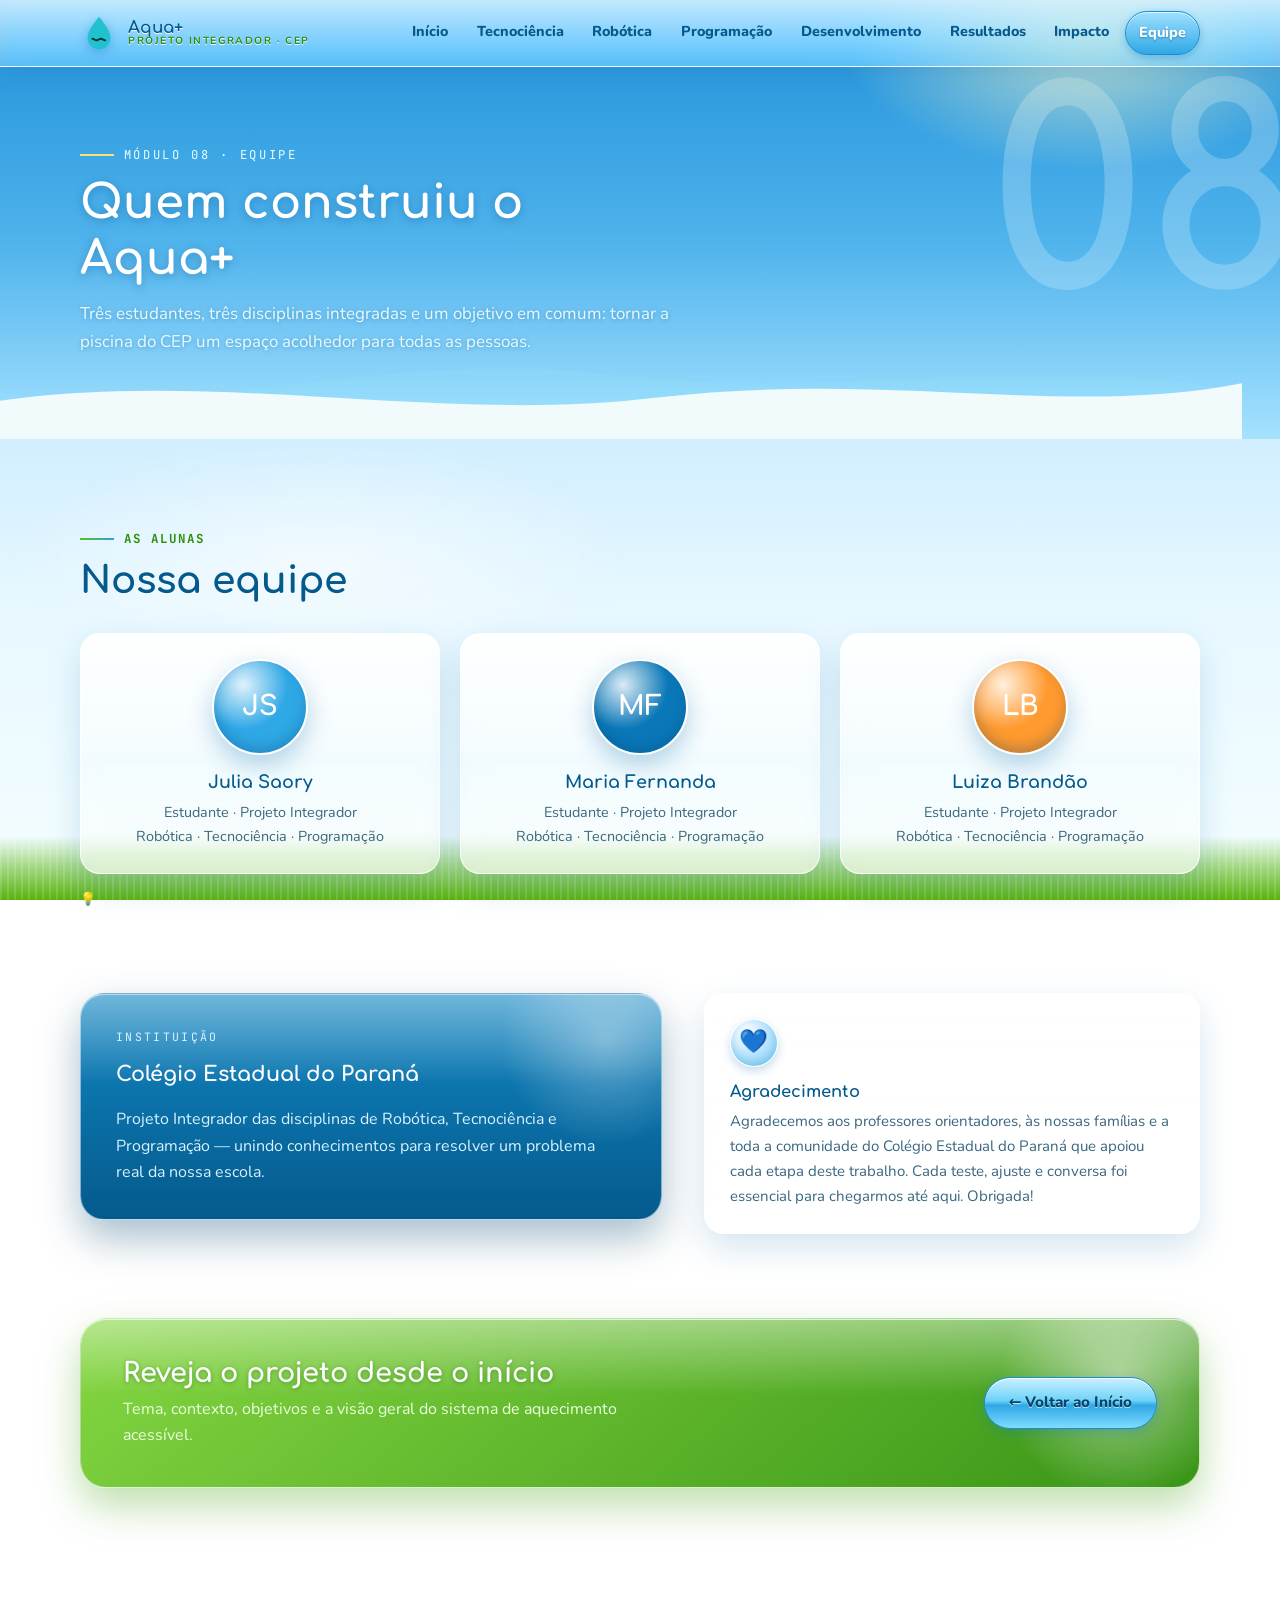
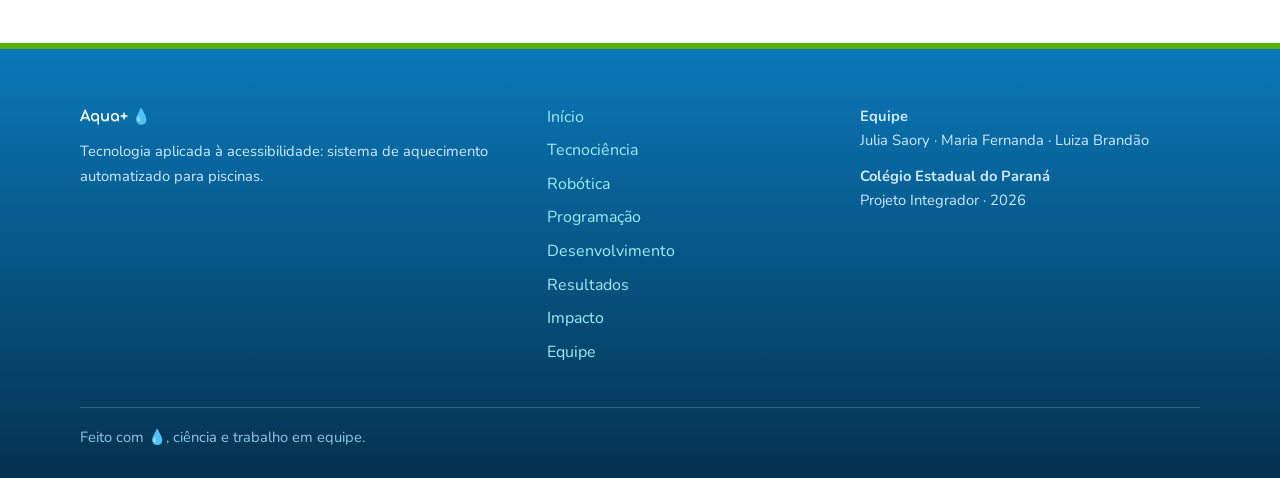
<file: equipe.html>
<!DOCTYPE html>
<html lang="pt-BR">
<head>
<meta charset="UTF-8">
<meta name="viewport" content="width=device-width, initial-scale=1.0">
<title>Equipe · Aqua+ — Projeto Integrador CEP</title>
<meta name="description" content="Conheça as alunas Julia Saory, Maria Fernanda e Luiza Brandão, do Colégio Estadual do Paraná, autoras do projeto Aqua+.">
<meta name="theme-color" content="#04333a">
<link rel="icon" href="data:image/svg+xml,<svg xmlns=%22http://www.w3.org/2000/svg%22 viewBox=%220 0 100 100%22><text y=%22.9em%22 font-size=%2290%22>💧</text></svg>">
<link rel="preconnect" href="https://fonts.googleapis.com">
<link rel="preconnect" href="https://fonts.gstatic.com" crossorigin>
<link href="https://fonts.googleapis.com/css2?family=Atkinson+Hyperlegible:ital,wght@0,400;0,700;1,400&family=JetBrains+Mono:wght@400;700&family=Unbounded:wght@400;600;700;900&display=swap" rel="stylesheet">
<link rel="stylesheet" href="css/estilo.css">
</head>
<body>
<a class="pular" href="#conteudo">Pular para o conteúdo</a>

<header class="topbar">
  <div class="wrap">
    <a class="brand" href="index.html">
      <svg class="brand-mark" viewBox="0 0 40 40" aria-hidden="true">
        <path d="M20 3C13 12 8 18.5 8 25a12 12 0 0 0 24 0c0-6.5-5-13-12-22Z" fill="#1fc2ce"/>
        <path d="M13 26c2 0 2.5 1.6 4.5 1.6S20 26 22 26s2.5 1.6 4.5 1.6" stroke="#04333a" stroke-width="2" fill="none" stroke-linecap="round"/>
      </svg>
      <span class="brand-text">Aqua+<small>Projeto Integrador · CEP</small></span>
    </a>
    <nav class="menu" aria-label="Navegação principal">
      <ul>
        <li><a href="index.html">Início</a></li>
        <li><a href="tecnociencia.html">Tecnociência</a></li>
        <li><a href="robotica.html">Robótica</a></li>
        <li><a href="programacao.html">Programação</a></li>
        <li><a href="desenvolvimento.html">Desenvolvimento</a></li>
        <li><a href="resultados.html">Resultados</a></li>
             <li><a href="impacto.html">Impacto</a></li>
        <li><a href="equipe.html" class="active" aria-current="page">Equipe</a></li>
      </ul>
    </nav>
    <button class="nav-toggle" aria-expanded="false" aria-label="Abrir menu">
      <span></span><span></span><span></span>
    </button>
  </div>
</header>

<main id="conteudo">

  <section class="page-hero">
    <span class="ghost" aria-hidden="true">08</span>
    <div class="wrap">
      <p class="mod">Módulo 08 · Equipe</p>
      <h1>Quem construiu o Aqua+</h1>
      <p class="hero-sub">Três estudantes, três disciplinas integradas e um objetivo em comum: tornar a piscina do CEP um espaço acolhedor para todas as pessoas.</p>
    </div>
    <div class="waves" aria-hidden="true">
      <svg class="w1" viewBox="0 0 1440 120" preserveAspectRatio="none"><path d="M0 62 C 240 108 480 18 720 48 C 960 78 1200 26 1440 66 L 1440 120 L 0 120 Z" fill="rgba(157,238,243,.12)"/></svg>
      <svg class="w2" viewBox="0 0 1440 120" preserveAspectRatio="none"><path d="M0 84 C 260 36 520 104 780 74 C 1040 44 1240 96 1440 58 L 1440 120 L 0 120 Z" fill="#f2fbfc"/></svg>
    </div>
  </section>

  <!-- ALUNAS -->
  <section class="section" id="alunas">
    <div class="wrap">
      <p class="sec-tag">As alunas</p>
      <h2 class="sec-title">Nossa equipe</h2>
      <div class="grid g3" style="margin-top:1.8rem">
        <div class="card eq-card reveal">
          <div class="avatar av-1" aria-hidden="true">JS</div>
          <h3>Julia Saory</h3>
          <p>Estudante · Projeto Integrador<br>Robótica · Tecnociência · Programação</p>
        </div>
        <div class="card eq-card reveal">
          <div class="avatar av-2" aria-hidden="true">MF</div>
          <h3>Maria Fernanda</h3>
          <p>Estudante · Projeto Integrador<br>Robótica · Tecnociência · Programação</p>
        </div>
        <div class="card eq-card reveal">
          <div class="avatar av-3" aria-hidden="true">LB</div>
          <h3>Luiza Brandão</h3>
          <p>Estudante · Projeto Integrador<br>Robótica · Tecnociência · Programação</p>
        </div>
      </div>
      <p class="nota">💡
    </div>
  </section>

  <!-- INSTITUIÇÃO + AGRADECIMENTO -->
  <section class="section" id="instituicao" style="padding-top:0">
    <div class="wrap split">
      <div class="painel reveal">
        <p class="painel-rotulo">Instituição</p>
        <p style="color:#fff;font-size:1.3rem;font-family:var(--display);font-weight:700">Colégio Estadual do Paraná</p>
        <p style="margin-top:.9rem">
          Projeto Integrador das disciplinas de Robótica, Tecnociência e Programação —
          unindo conhecimentos para resolver um problema real da nossa escola.
        </p>
      </div>
      <div class="card reveal">
        <span class="ico" aria-hidden="true">💙</span>
        <h3>Agradecimento</h3>
        <p>
          Agradecemos aos professores orientadores, às nossas famílias e a toda a comunidade
          do Colégio Estadual do Paraná que apoiou cada etapa deste trabalho. Cada teste,
          ajuste e conversa foi essencial para chegarmos até aqui. Obrigada!
        </p>
      </div>
    </div>
  </section>

  <!-- CTA -->
  <section class="section" style="padding-top:0">
    <div class="wrap">
      <div class="cta-band reveal">
        <div>
          <h2>Reveja o projeto desde o início</h2>
          <p>Tema, contexto, objetivos e a visão geral do sistema de aquecimento acessível.</p>
        </div>
        <a class="btn btn-solid" href="index.html" style="position:relative;z-index:2">← Voltar ao Início</a>
      </div>
    </div>
  </section>

</main>

<footer class="footer">
  <div class="wrap footer-grid">
    <div>
      <p class="footer-brand">Aqua+ 💧</p>
      <p>Tecnologia aplicada à acessibilidade: sistema de aquecimento automatizado para piscinas.</p>
    </div>
    <nav aria-label="Mapa do site">
      <ul>
        <li><a href="index.html">Início</a></li>
        <li><a href="tecnociencia.html">Tecnociência</a></li>
        <li><a href="robotica.html">Robótica</a></li>
        <li><a href="programacao.html">Programação</a></li>
        <li><a href="desenvolvimento.html">Desenvolvimento</a></li>
        <li><a href="resultados.html">Resultados</a></li>
       <li><a href="impacto.html">Impacto</a></li>
       <li><a href="equipe.html">Equipe</a></li>
      </ul>
    </nav>
    <div>
      <p><strong>Equipe</strong><br>Julia Saory · Maria Fernanda · Luiza Brandão</p>
      <p><strong>Colégio Estadual do Paraná</strong><br>Projeto Integrador · <span id="ano">2026</span></p>
    </div>
  </div>
  <div class="wrap footer-base"><p>Feito com 💧, ciência e trabalho em equipe.</p></div>
</footer>

<script src="js/script.js"></script>
</body>
</html>
</file>
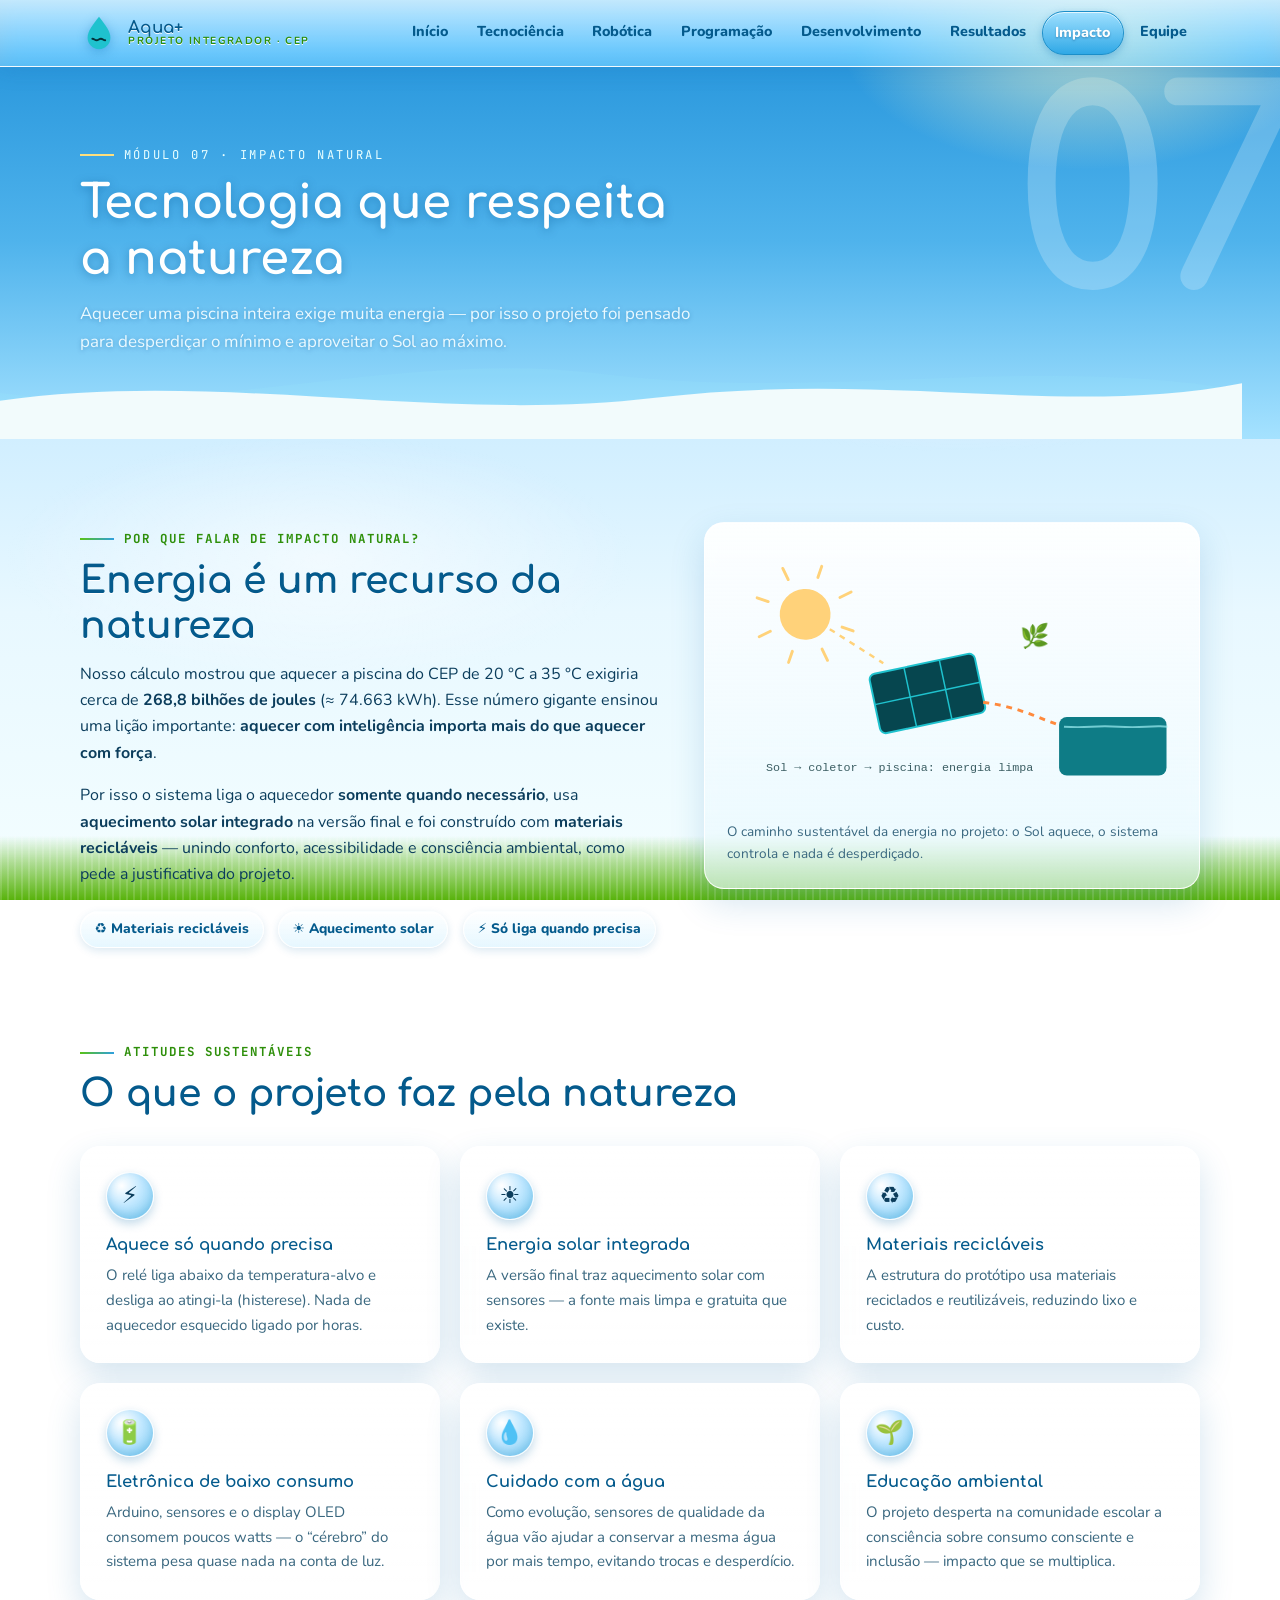
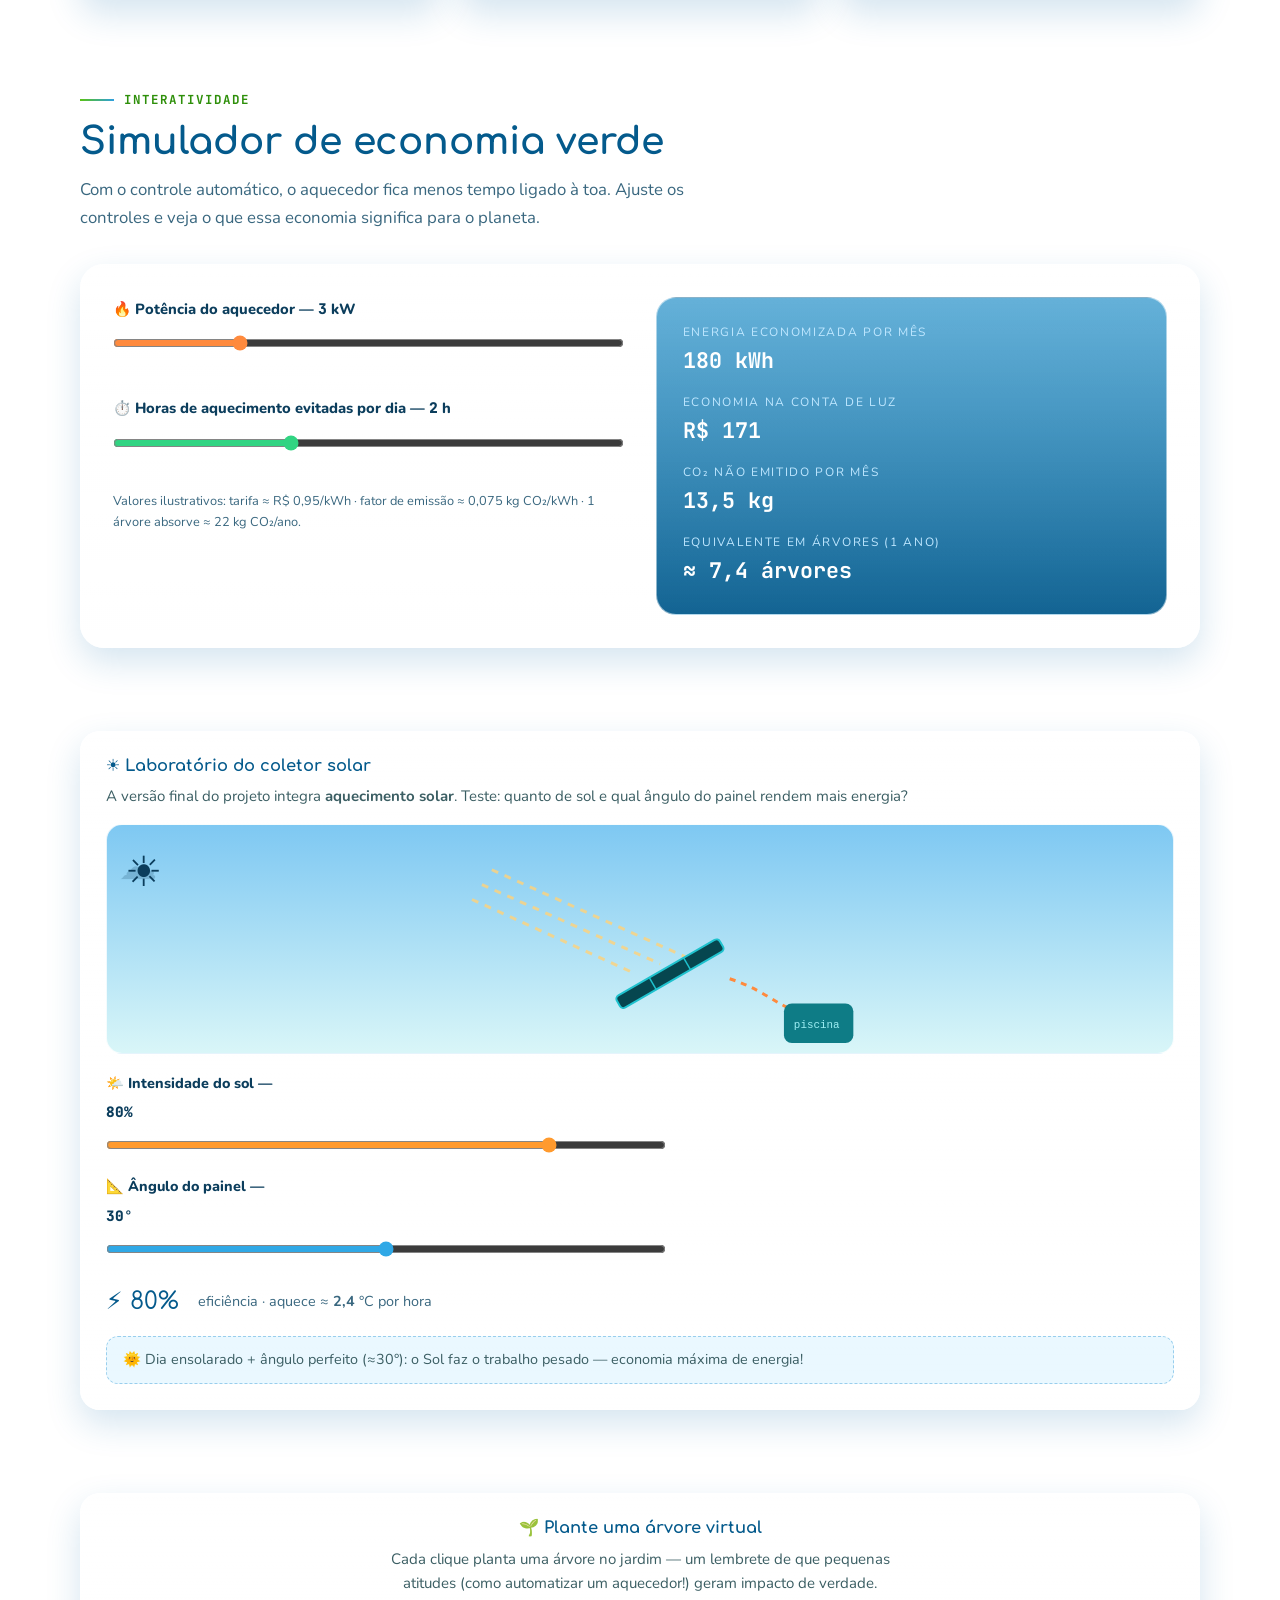
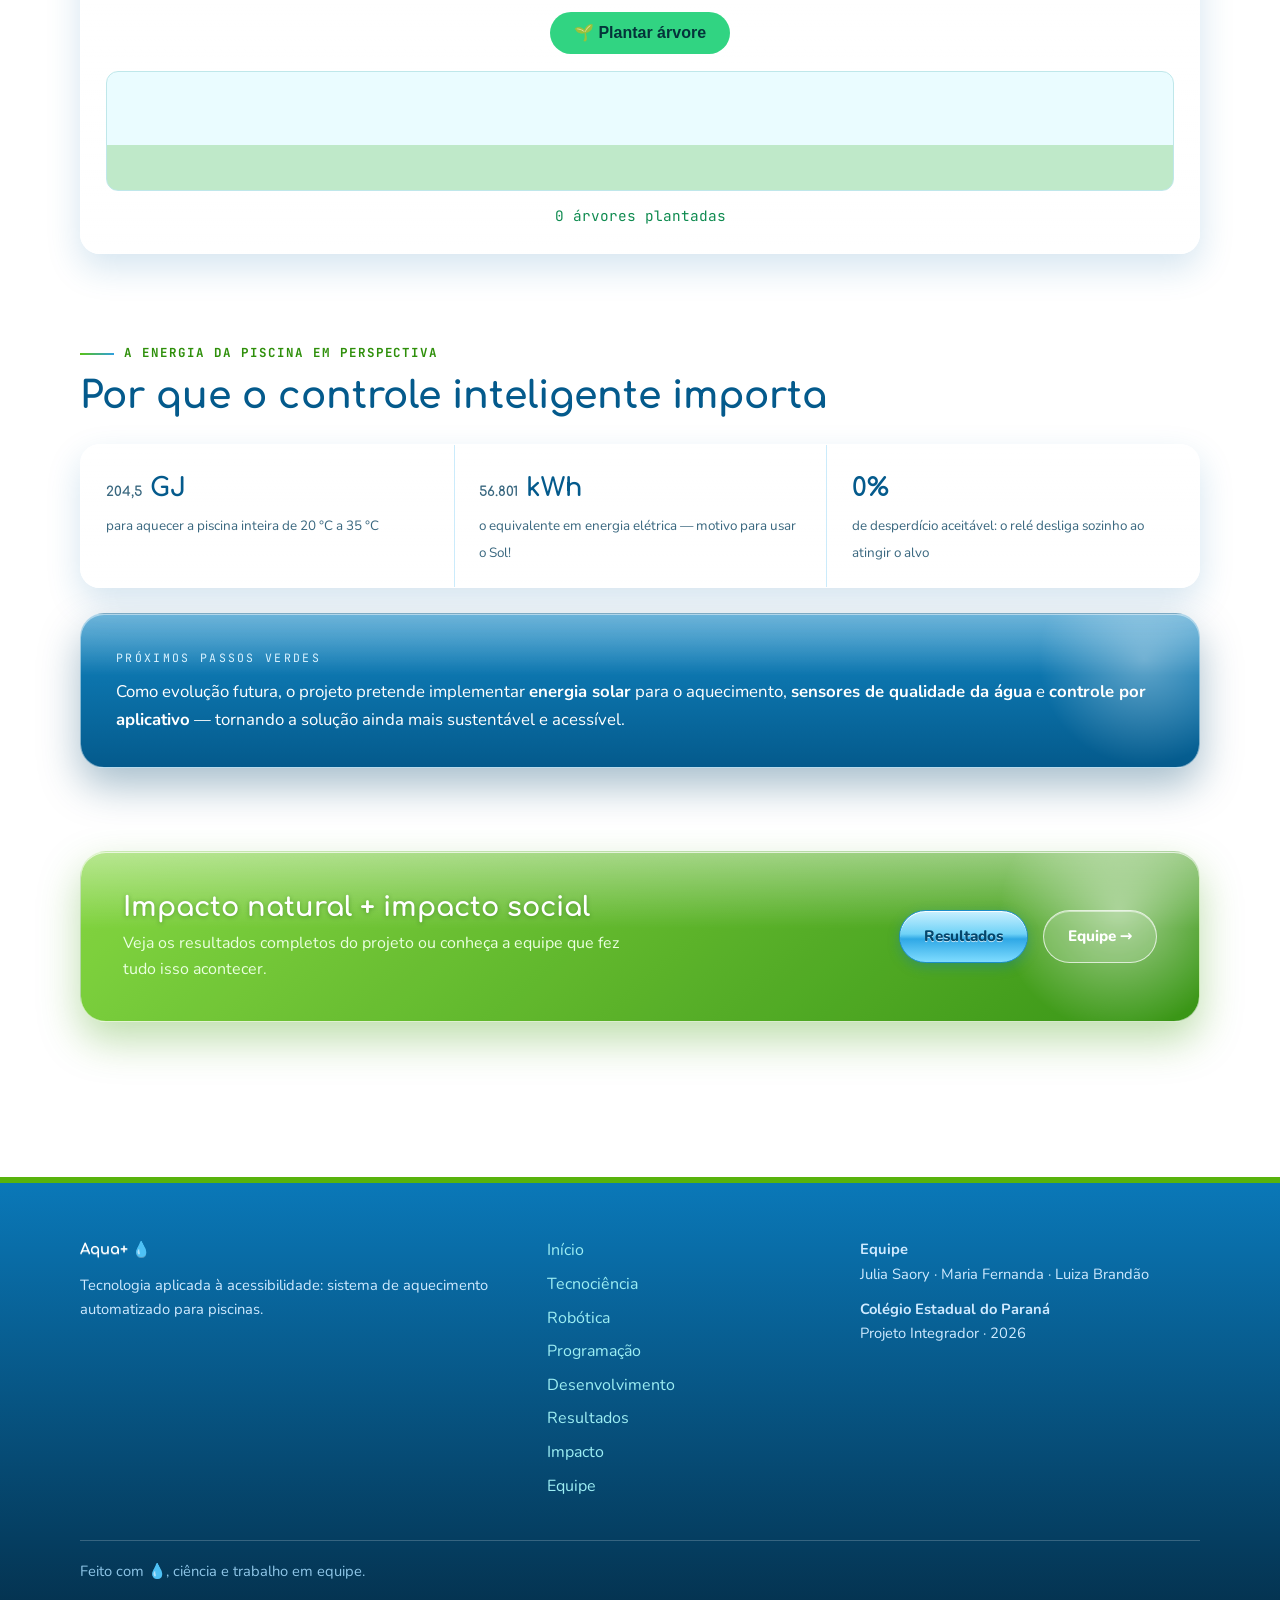
<file: impacto.html>
<!DOCTYPE html>
<html lang="pt-BR">
<head>
<meta charset="UTF-8">
<meta name="viewport" content="width=device-width, initial-scale=1.0">
<title>Impacto Natural · Aqua+ — Projeto Integrador CEP</title>
<meta name="description" content="O impacto ambiental do projeto: eficiência energética, energia solar, materiais recicláveis e consciência ambiental — com simulador de economia verde.">
<meta name="theme-color" content="#04333a">
<link rel="icon" href="data:image/svg+xml,<svg xmlns=%22http://www.w3.org/2000/svg%22 viewBox=%220 0 100 100%22><text y=%22.9em%22 font-size=%2290%22>🌱</text></svg>">
<link rel="preconnect" href="https://fonts.googleapis.com">
<link rel="preconnect" href="https://fonts.gstatic.com" crossorigin>
<link href="https://fonts.googleapis.com/css2?family=Atkinson+Hyperlegible:ital,wght@0,400;0,700;1,400&family=JetBrains+Mono:wght@400;700&family=Unbounded:wght@400;600;700;900&display=swap" rel="stylesheet">
<link rel="stylesheet" href="css/estilo.css">
</head>
<body>
<a class="pular" href="#conteudo">Pular para o conteúdo</a>

<header class="topbar">
  <div class="wrap">
    <a class="brand" href="index.html">
      <svg class="brand-mark" viewBox="0 0 40 40" aria-hidden="true">
        <path d="M20 3C13 12 8 18.5 8 25a12 12 0 0 0 24 0c0-6.5-5-13-12-22Z" fill="#1fc2ce"/>
        <path d="M13 26c2 0 2.5 1.6 4.5 1.6S20 26 22 26s2.5 1.6 4.5 1.6" stroke="#04333a" stroke-width="2" fill="none" stroke-linecap="round"/>
      </svg>
      <span class="brand-text">Aqua+<small>Projeto Integrador · CEP</small></span>
    </a>
    <nav class="menu" aria-label="Navegação principal">
      <ul>
        <li><a href="index.html">Início</a></li>
        <li><a href="tecnociencia.html">Tecnociência</a></li>
        <li><a href="robotica.html">Robótica</a></li>
        <li><a href="programacao.html">Programação</a></li>
        <li><a href="desenvolvimento.html">Desenvolvimento</a></li>
        <li><a href="resultados.html">Resultados</a></li>
        <li><a href="impacto.html" class="active" aria-current="page">Impacto</a></li>
        <li><a href="equipe.html">Equipe</a></li>
      </ul>
    </nav>
    <button class="nav-toggle" aria-expanded="false" aria-label="Abrir menu">
      <span></span><span></span><span></span>
    </button>
  </div>
</header>

<main id="conteudo">

  <section class="page-hero">
    <span class="ghost" aria-hidden="true">07</span>
    <div class="wrap">
      <p class="mod">Módulo 07 · Impacto Natural</p>
      <h1>Tecnologia que respeita a natureza</h1>
      <p class="hero-sub">Aquecer uma piscina inteira exige muita energia — por isso o projeto foi pensado para desperdiçar o mínimo e aproveitar o Sol ao máximo.</p>
    </div>
    <div class="waves" aria-hidden="true">
      <svg class="w1" viewBox="0 0 1440 120" preserveAspectRatio="none"><path d="M0 62 C 240 108 480 18 720 48 C 960 78 1200 26 1440 66 L 1440 120 L 0 120 Z" fill="rgba(157,238,243,.12)"/></svg>
      <svg class="w2" viewBox="0 0 1440 120" preserveAspectRatio="none"><path d="M0 84 C 260 36 520 104 780 74 C 1040 44 1240 96 1440 58 L 1440 120 L 0 120 Z" fill="#f2fbfc"/></svg>
    </div>
  </section>

  <!-- ══════════════ POR QUE IMPORTA ══════════════ -->
  <section class="section" id="porque">
    <div class="wrap split">
      <div>
        <p class="sec-tag">Por que falar de impacto natural?</p>
        <h2 class="sec-title">Energia é um recurso da natureza</h2>
        <p>
          Nosso cálculo mostrou que aquecer a piscina do CEP de 20 °C a 35 °C exigiria
          cerca de <strong>268,8 bilhões de joules</strong> (≈ 74.663 kWh). Esse número gigante
          ensinou uma lição importante: <strong>aquecer com inteligência importa mais do que
          aquecer com força</strong>.
        </p>
        <p style="margin-top:1rem">
          Por isso o sistema liga o aquecedor <strong>somente quando necessário</strong>,
          usa <strong>aquecimento solar integrado</strong> na versão final e foi construído
          com <strong>materiais recicláveis</strong> — unindo conforto, acessibilidade e
          consciência ambiental, como pede a justificativa do projeto.
        </p>
        <div class="formula-chips" style="margin-top:1.2rem">
          <span class="tag">♻️ Materiais recicláveis</span>
          <span class="tag">☀️ Aquecimento solar</span>
          <span class="tag">⚡ Só liga quando precisa</span>
        </div>
      </div>
      <figure class="figura reveal">
        <svg viewBox="0 0 460 260" role="img" aria-label="Animação: o Sol ilumina o coletor solar, que envia energia para aquecer a piscina, sem poluir.">
          <g>
            <circle cx="80" cy="70" r="26" fill="#ffd27a"/>
            <g stroke="#ffd27a" stroke-width="3" stroke-linecap="round">
              <line x1="80" y1="30" x2="80" y2="18"/><line x1="80" y1="110" x2="80" y2="122"/>
              <line x1="40" y1="70" x2="28" y2="70"/><line x1="120" y1="70" x2="132" y2="70"/>
              <line x1="52" y1="42" x2="43" y2="33"/><line x1="108" y1="98" x2="117" y2="107"/>
              <line x1="52" y1="98" x2="43" y2="107"/><line x1="108" y1="42" x2="117" y2="33"/>
            </g>
            <animateTransform attributeName="transform" type="rotate" from="0 80 70" to="360 80 70" dur="40s" repeatCount="indefinite"/>
          </g>
          <g transform="rotate(-12 205 150)">
            <rect x="150" y="120" width="110" height="62" rx="6" fill="#06464f" stroke="#1fc2ce" stroke-width="2"/>
            <line x1="187" y1="120" x2="187" y2="182" stroke="#1fc2ce" stroke-width="1.5"/>
            <line x1="224" y1="120" x2="224" y2="182" stroke="#1fc2ce" stroke-width="1.5"/>
            <line x1="150" y1="151" x2="260" y2="151" stroke="#1fc2ce" stroke-width="1.5"/>
          </g>
          <path d="M105 85 L160 120" stroke="#ffd27a" stroke-width="2.5" stroke-dasharray="6 6">
            <animate attributeName="stroke-dashoffset" from="12" to="0" dur=".7s" repeatCount="indefinite"/>
          </path>
          <path d="M262 160 C 300 165 315 175 345 185" stroke="#ff8a3d" stroke-width="3" fill="none" stroke-dasharray="6 6">
            <animate attributeName="stroke-dashoffset" from="12" to="0" dur=".7s" repeatCount="indefinite"/>
          </path>
          <rect x="340" y="175" width="110" height="60" rx="8" fill="#0e7c86"/>
          <path d="M345 185 q 14 -5 28 0 t 28 0 t 28 0 t 22 0" stroke="#9deef3" stroke-width="2" fill="none" opacity=".7">
            <animate attributeName="d" dur="3s" repeatCount="indefinite"
              values="M345 185 q 14 -5 28 0 t 28 0 t 28 0 t 22 0;M345 185 q 14 5 28 0 t 28 0 t 28 0 t 22 0;M345 185 q 14 -5 28 0 t 28 0 t 28 0 t 22 0"/>
          </path>
          <text x="300" y="100" font-size="24">🌿</text>
          <text x="40" y="230" fill="#3b5e63" font-size="12" font-family="monospace">Sol → coletor → piscina: energia limpa</text>
        </svg>
        <figcaption>O caminho sustentável da energia no projeto: o Sol aquece, o sistema controla e nada é desperdiçado.</figcaption>
      </figure>
    </div>
  </section>

  <!-- ══════════════ ATITUDES SUSTENTÁVEIS ══════════════ -->
  <section class="section" id="atitudes" style="padding-top:0">
    <div class="wrap">
      <p class="sec-tag">Atitudes sustentáveis</p>
      <h2 class="sec-title">O que o projeto faz pela natureza</h2>
      <div class="grid g3" style="margin-top:1.8rem">
        <div class="card reveal"><span class="ico" aria-hidden="true">⚡</span><h3>Aquece só quando precisa</h3><p>O relé liga abaixo da temperatura-alvo e desliga ao atingi-la (histerese). Nada de aquecedor esquecido ligado por horas.</p></div>
        <div class="card reveal"><span class="ico" aria-hidden="true">☀️</span><h3>Energia solar integrada</h3><p>A versão final traz aquecimento solar com sensores — a fonte mais limpa e gratuita que existe.</p></div>
        <div class="card reveal"><span class="ico" aria-hidden="true">♻️</span><h3>Materiais recicláveis</h3><p>A estrutura do protótipo usa materiais reciclados e reutilizáveis, reduzindo lixo e custo.</p></div>
        <div class="card reveal"><span class="ico" aria-hidden="true">🔋</span><h3>Eletrônica de baixo consumo</h3><p>Arduino, sensores e o display OLED consomem poucos watts — o “cérebro” do sistema pesa quase nada na conta de luz.</p></div>
        <div class="card reveal"><span class="ico" aria-hidden="true">💧</span><h3>Cuidado com a água</h3><p>Como evolução, sensores de qualidade da água vão ajudar a conservar a mesma água por mais tempo, evitando trocas e desperdício.</p></div>
        <div class="card reveal"><span class="ico" aria-hidden="true">🌱</span><h3>Educação ambiental</h3><p>O projeto desperta na comunidade escolar a consciência sobre consumo consciente e inclusão — impacto que se multiplica.</p></div>
      </div>
    </div>
  </section>

  <!-- ══════════════ SIMULADOR VERDE ══════════════ -->
  <section class="section" id="simulador-verde" style="padding-top:0">
    <div class="wrap">
      <p class="sec-tag">Interatividade</p>
      <h2 class="sec-title">Simulador de economia verde</h2>
      <p class="sec-lead">Com o controle automático, o aquecedor fica menos tempo ligado à toa. Ajuste os controles e veja o que essa economia significa para o planeta.</p>
      <div class="calc reveal">
        <div>
          <label for="eco-kw">🔥 Potência do aquecedor — <span id="eco-kw-out" style="font-family:var(--mono)">3</span> kW</label>
          <input type="range" id="eco-kw" min="1" max="10" step="0.5" value="3" style="accent-color:#ff8a3d">
          <label for="eco-h" style="margin-top:1.2rem">⏱️ Horas de aquecimento evitadas por dia — <span id="eco-h-out" style="font-family:var(--mono)">2</span> h</label>
          <input type="range" id="eco-h" min="0" max="6" step="0.5" value="2" style="accent-color:#31d482">
          <p class="nota">Valores ilustrativos: tarifa ≈ R$ 0,95/kWh · fator de emissão ≈ 0,075 kg CO₂/kWh · 1 árvore absorve ≈ 22 kg CO₂/ano.</p>
        </div>
        <div class="calc-resultado" aria-live="polite">
          <div><p class="res-lbl">Energia economizada por mês</p><p class="res-num" id="eco-kwh">—</p></div>
          <div><p class="res-lbl">Economia na conta de luz</p><p class="res-num" id="eco-rs">—</p></div>
          <div><p class="res-lbl">CO₂ não emitido por mês</p><p class="res-num" id="eco-co2">—</p></div>
          <div><p class="res-lbl">Equivalente em árvores (1 ano)</p><p class="res-num" id="eco-arv">—</p></div>
        </div>
      </div>

      <script>
      (function(){
        var kw = document.getElementById('eco-kw'),
            h  = document.getElementById('eco-h');
        if (!kw || !h) return;

        function upd(){
          var k = +kw.value, hh = +h.value;
          document.getElementById('eco-kw-out').textContent = String(k).replace('.', ',');
          document.getElementById('eco-h-out').textContent  = String(hh).replace('.', ',');

          var mes = k * hh * 30;      // kWh economizados por mês
          var rs  = mes * 0.95;       // economia em reais
          var co2 = mes * 0.075;      // kg de CO₂ não emitidos
          var arv = (co2 * 12) / 22;  // árvores equivalentes em 1 ano

          document.getElementById('eco-kwh').textContent =
            mes.toLocaleString('pt-BR', {maximumFractionDigits: 0}) + ' kWh';
          document.getElementById('eco-rs').textContent =
            'R$ ' + rs.toLocaleString('pt-BR', {maximumFractionDigits: 0});
          document.getElementById('eco-co2').textContent =
            co2.toLocaleString('pt-BR', {maximumFractionDigits: 1}) + ' kg';
          document.getElementById('eco-arv').textContent =
            '≈ ' + arv.toLocaleString('pt-BR', {maximumFractionDigits: 1}) + ' árvores';
        }

        kw.addEventListener('input', upd);
        h.addEventListener('input', upd);
        upd(); // calcula uma vez ao carregar a página
      })();
      </script>
    </div>
  </section>
    <!-- ══════════════ COLETOR SOLAR INTERATIVO ══════════════ -->
  <section class="section" style="padding-top:0">
    <div class="wrap">
      <div class="card reveal" style="grid-column:1/-1">
        <h3>☀️ Laboratório do coletor solar</h3>
        <p style="color:#3b5e63;font-size:.94rem;margin:.4rem 0 1rem">
          A versão final do projeto integra <strong>aquecimento solar</strong>. Teste: quanto de sol e qual ângulo do painel rendem mais energia?
        </p>
        <div style="position:relative;height:230px;border-radius:16px;overflow:hidden;background:linear-gradient(180deg,#7ec8f2,#d9f6f8);border:1px solid rgba(255,255,255,.8)">
          <span style="position:absolute;top:14px;left:18px;font-size:2.6rem">☀️</span>
          <span id="sol-nuvem" style="position:absolute;top:10px;left:12px;font-size:2.4rem;opacity:0;transition:.5s">☁️</span>
          <svg viewBox="0 0 460 230" style="position:absolute;inset:0;width:100%;height:100%">
            <g id="sol-raios" stroke="#ffd27a" stroke-width="3" stroke-dasharray="7 7">
              <line x1="70" y1="60" x2="250" y2="140"><animate attributeName="stroke-dashoffset" from="14" to="0" dur=".7s" repeatCount="indefinite"/></line>
              <line x1="80" y1="45" x2="280" y2="135"><animate attributeName="stroke-dashoffset" from="14" to="0" dur=".7s" repeatCount="indefinite"/></line>
              <line x1="60" y1="75" x2="225" y2="150"><animate attributeName="stroke-dashoffset" from="14" to="0" dur=".7s" repeatCount="indefinite"/></line>
            </g>
            <g id="sol-painel" transform="rotate(-30 260 150)">
              <rect x="200" y="143" width="120" height="14" rx="4" fill="#06464f" stroke="#1fc2ce" stroke-width="2"/>
              <line x1="240" y1="143" x2="240" y2="157" stroke="#1fc2ce" stroke-width="1.5"/>
              <line x1="280" y1="143" x2="280" y2="157" stroke="#1fc2ce" stroke-width="1.5"/>
            </g>
            <path d="M320 155 C 350 165 360 175 380 185" stroke="#ff8a3d" stroke-width="3" fill="none" stroke-dasharray="6 6">
              <animate attributeName="stroke-dashoffset" from="12" to="0" dur=".7s" repeatCount="indefinite"/>
            </path>
            <rect x="375" y="180" width="70" height="40" rx="8" fill="#0e7c86"/>
            <text x="385" y="205" fill="#9deef3" font-size="11" font-family="monospace">piscina</text>
          </svg>
        </div>
        <div style="display:grid;gap:.9rem;margin-top:1.1rem;max-width:560px">
          <label style="display:grid;gap:.3rem;font-weight:800;font-size:.9rem;color:#0b3d5c">
            🌤️ Intensidade do sol — <span id="sol-s-out" style="font-family:var(--mono)">80%</span>
            <input id="sol-s" type="range" min="0" max="100" value="80" style="accent-color:#ff9a2e">
          </label>
          <label style="display:grid;gap:.3rem;font-weight:800;font-size:.9rem;color:#0b3d5c">
            📐 Ângulo do painel — <span id="sol-a-out" style="font-family:var(--mono)">30°</span>
            <input id="sol-a" type="range" min="0" max="60" value="30" style="accent-color:#2fa8e6">
          </label>
        </div>
        <div style="display:flex;flex-wrap:wrap;gap:1.2rem;align-items:center;margin-top:1.1rem">
          <p style="font-family:var(--display);font-size:1.5rem;color:#045a8c;margin:0">⚡ <span id="sol-eff">80</span>%</p>
          <p style="font-size:.9rem;color:#39677f;margin:0">eficiência · aquece ≈ <strong id="sol-aq">2,4</strong> °C por hora</p>
        </div>
        <p id="sol-msg" aria-live="polite" style="margin-top:.9rem;font-size:.9rem;color:#3b5e63;background:rgba(220,244,255,.6);border:1px dashed rgba(120,190,230,.7);border-radius:12px;padding:.7rem 1rem"></p>

        <script>
        (function(){
          var s=document.getElementById('sol-s'), a=document.getElementById('sol-a');
          if(!s) return;
          function upd(){
            var sol=+s.value, ang=+a.value;
            document.getElementById('sol-s-out').textContent=sol+'%';
            document.getElementById('sol-a-out').textContent=ang+'°';
            document.getElementById('sol-nuvem').style.opacity=(1-sol/100).toFixed(2);
            document.getElementById('sol-raios').style.opacity=(sol/100).toFixed(2);
            document.getElementById('sol-painel').setAttribute('transform','rotate('+(-(ang))+ ' 260 150)');
            var fator=Math.max(0,Math.cos((ang-30)*Math.PI/180));
            var eff=Math.round((sol/100)*fator*100);
            document.getElementById('sol-eff').textContent=eff;
            document.getElementById('sol-aq').textContent=(eff*0.03).toFixed(1).replace('.',',');
            document.getElementById('sol-msg').textContent =
              eff>75 ? '🌞 Dia ensolarado + ângulo perfeito (≈30°): o Sol faz o trabalho pesado — economia máxima de energia!' :
              eff>40 ? '⛅ Dá pra aproveitar bem o sol, mas dá pra melhorar o ângulo ou esperar as nuvens passarem.' :
              '☁️ Pouco sol ou ângulo ruim: o coletor rende pouco — ainda bem que a automação evita desperdício!';
          }
          s.addEventListener('input',upd); a.addEventListener('input',upd); upd();
        })();
        </script>
      </div>
    </div>
  </section>
  <!-- ══════════════ JARDIM INTERATIVO ══════════════ -->
  <section class="section" id="jardim-sec" style="padding-top:0">
    <div class="wrap">
      <div class="card reveal" style="text-align:center">
        <h3>🌱 Plante uma árvore virtual</h3>
        <p style="color:#3b5e63;font-size:.94rem;max-width:60ch;margin:.5rem auto 1rem">
          Cada clique planta uma árvore no jardim — um lembrete de que pequenas atitudes
          (como automatizar um aquecedor!) geram impacto de verdade.
        </p>
        <style>
          #jardim{position:relative;height:120px;border-radius:12px;overflow:hidden;
            background:linear-gradient(180deg,#eafcff 62%,#bfe9c9 62%);border:1px solid #bfe7ea}
          .arvore{position:absolute;bottom:6px;font-size:1.7rem;animation:brotar .5s cubic-bezier(.2,1.6,.4,1)}
          @keyframes brotar{from{transform:scale(0)}}
        </style>
        <button id="btn-arvore" style="padding:.7rem 1.5rem;border-radius:999px;border:0;background:#31d482;color:#04333a;font-weight:700;cursor:pointer;font-size:1rem">🌱 Plantar árvore</button>
        <div id="jardim" style="margin-top:1.1rem" aria-hidden="true"></div>
        <p id="jardim-cont" aria-live="polite" style="margin-top:.8rem;font-family:var(--mono);font-size:.9rem;color:#0f8b50">0 árvores plantadas</p>
        <script>
        (function(){
          var btn=document.getElementById('btn-arvore'), j=document.getElementById('jardim'), c=document.getElementById('jardim-cont');
          if(!btn) return; var n=0;
          btn.addEventListener('click',function(){
            if(j.children.length>=32) j.innerHTML='';
            var s=document.createElement('span');
            s.className='arvore';
            s.textContent=Math.random()<.25?'🌳':'';
            s.style.left=(2+Math.random()*94)+'%';
            j.appendChild(s); n++;
            c.textContent=n+(n===1?' árvore plantada! 💚':' árvores plantadas! 💚');
          });
        })();
        </script>
      </div>
    </div>
  </section>

  <!-- ══════════════ NÚMEROS EM PERSPECTIVA ══════════════ -->
  <section class="section" id="numeros" style="padding-top:0">
    <div class="wrap">
      <p class="sec-tag">A energia da piscina em perspectiva</p>
      <h2 class="sec-title">Por que o controle inteligente importa</h2>
      <div class="stats" style="margin-top:1.6rem">
        <div class="wrap" style="width:100%">
          <div class="stats-grid" style="grid-template-columns:repeat(3,1fr)">
            <div class="stat reveal"><b><span class="num" data-count="268.8" data-dec="1">0</span> GJ</b><span>para aquecer a piscina inteira de 20 °C a 35 °C</span></div>
            <div class="stat reveal"><b><span class="num" data-count="74663">0</span> kWh</b><span>o equivalente em energia elétrica — motivo para usar o Sol!</span></div>
            <div class="stat reveal"><b>0%</b><span>de desperdício aceitável: o relé desliga sozinho ao atingir o alvo</span></div>
          </div>
        </div>
      </div>
      <div class="painel reveal" style="margin-top:1.6rem">
        <p class="painel-rotulo">Próximos passos verdes</p>
        <p style="color:#fff;font-size:1.05rem">
          Como evolução futura, o projeto pretende implementar <strong>energia solar</strong> para o
          aquecimento, <strong>sensores de qualidade da água</strong> e <strong>controle por aplicativo</strong> —
          tornando a solução ainda mais sustentável e acessível.
        </p>
      </div>
    </div>
  </section>

  <!-- ══════════════ CTA ══════════════ -->
  <section class="section" style="padding-top:0">
    <div class="wrap">
      <div class="cta-band reveal">
        <div>
          <h2>Impacto natural + impacto social</h2>
          <p>Veja os resultados completos do projeto ou conheça a equipe que fez tudo isso acontecer.</p>
        </div>
        <div style="display:flex;gap:.9rem;flex-wrap:wrap;position:relative;z-index:2">
          <a class="btn btn-solid" href="resultados.html">Resultados</a>
          <a class="btn btn-line" href="equipe.html">Equipe →</a>
        </div>
      </div>
    </div>
  </section>

</main>

<footer class="footer">
  <div class="wrap footer-grid">
    <div>
      <p class="footer-brand">Aqua+ 💧</p>
      <p>Tecnologia aplicada à acessibilidade: sistema de aquecimento automatizado para piscinas.</p>
    </div>
    <nav aria-label="Mapa do site">
      <ul>
        <li><a href="index.html">Início</a></li>
        <li><a href="tecnociencia.html">Tecnociência</a></li>
        <li><a href="robotica.html">Robótica</a></li>
        <li><a href="programacao.html">Programação</a></li>
        <li><a href="desenvolvimento.html">Desenvolvimento</a></li>
        <li><a href="resultados.html">Resultados</a></li>
        <li><a href="impacto.html">Impacto</a></li>
        <li><a href="equipe.html">Equipe</a></li>
      </ul>
    </nav>
    <div>
      <p><strong>Equipe</strong><br>Julia Saory · Maria Fernanda · Luiza Brandão</p>
      <p><strong>Colégio Estadual do Paraná</strong><br>Projeto Integrador · <span id="ano">2026</span></p>
    </div>
  </div>
  <div class="wrap footer-base"><p>Feito com 💧, ciência e trabalho em equipe.</p></div>
</footer>

<script src="js/script.js"></script>
</body>
</html>
</file>
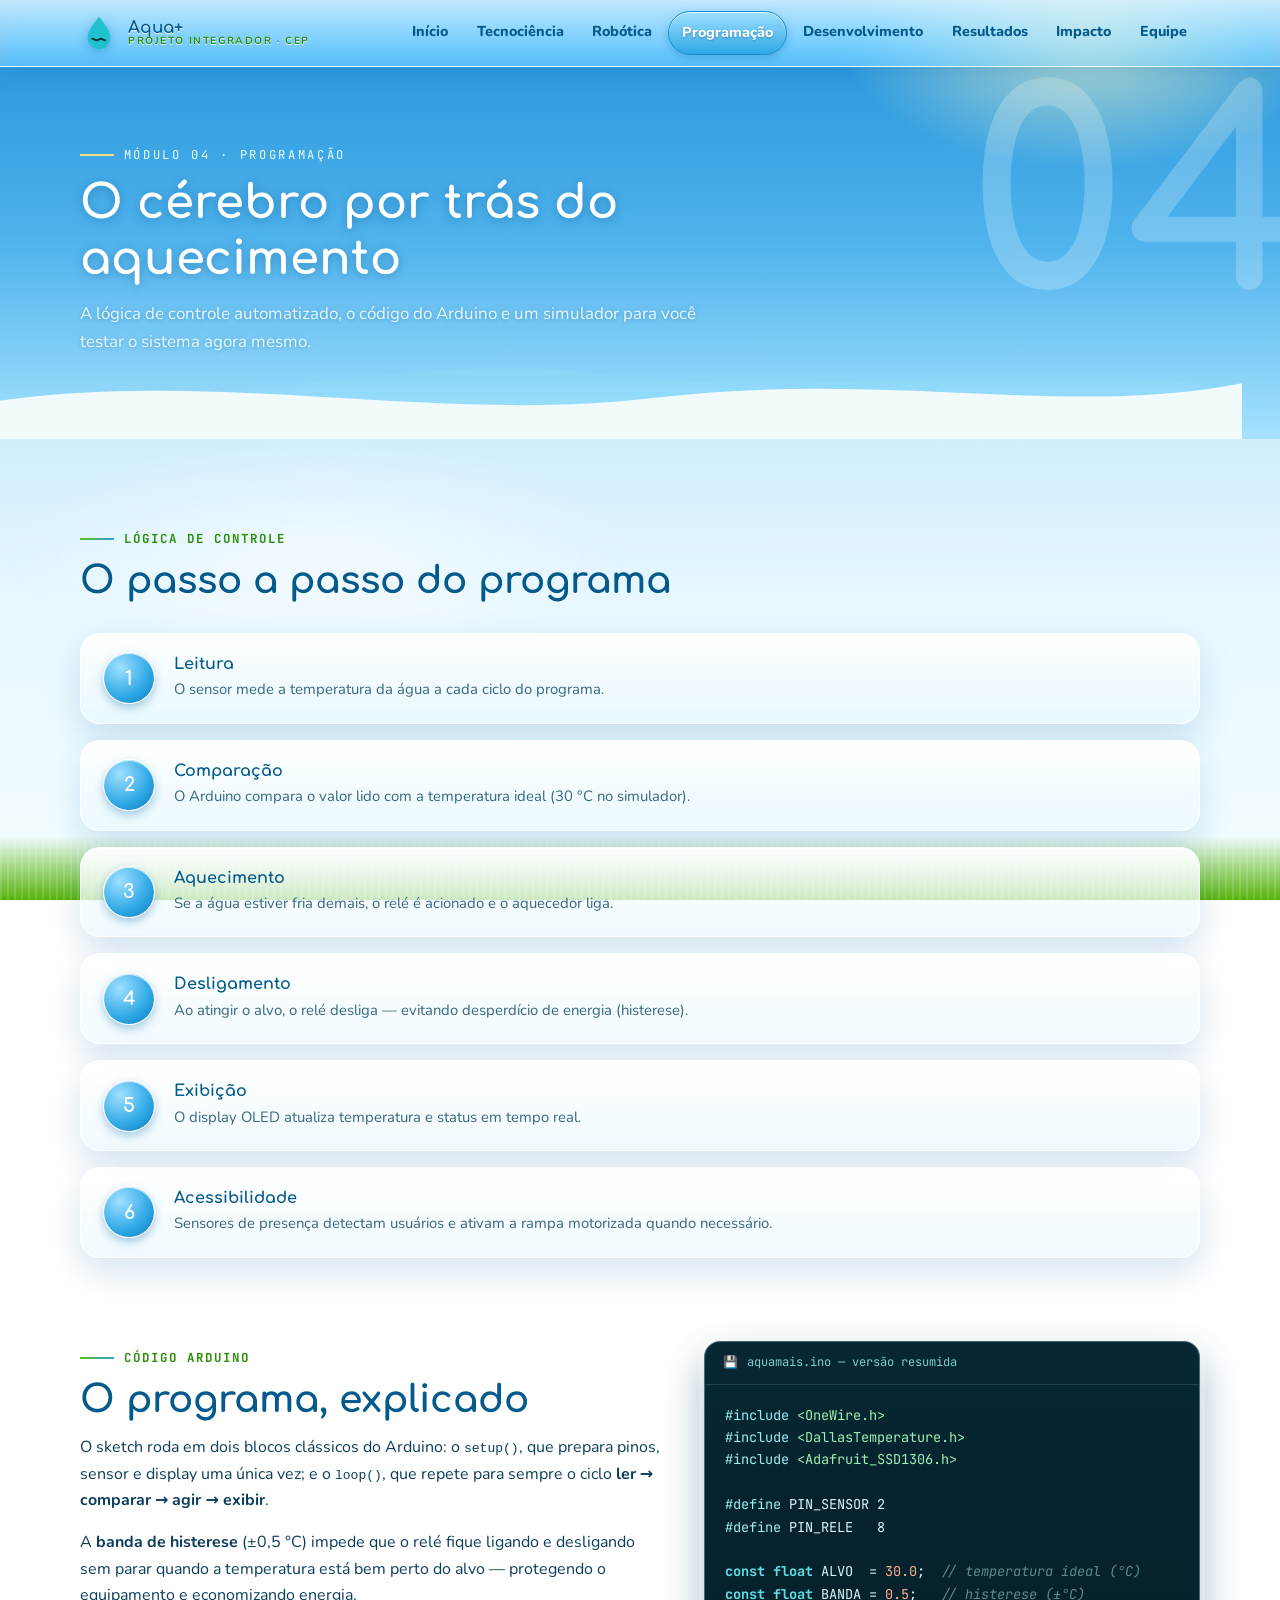
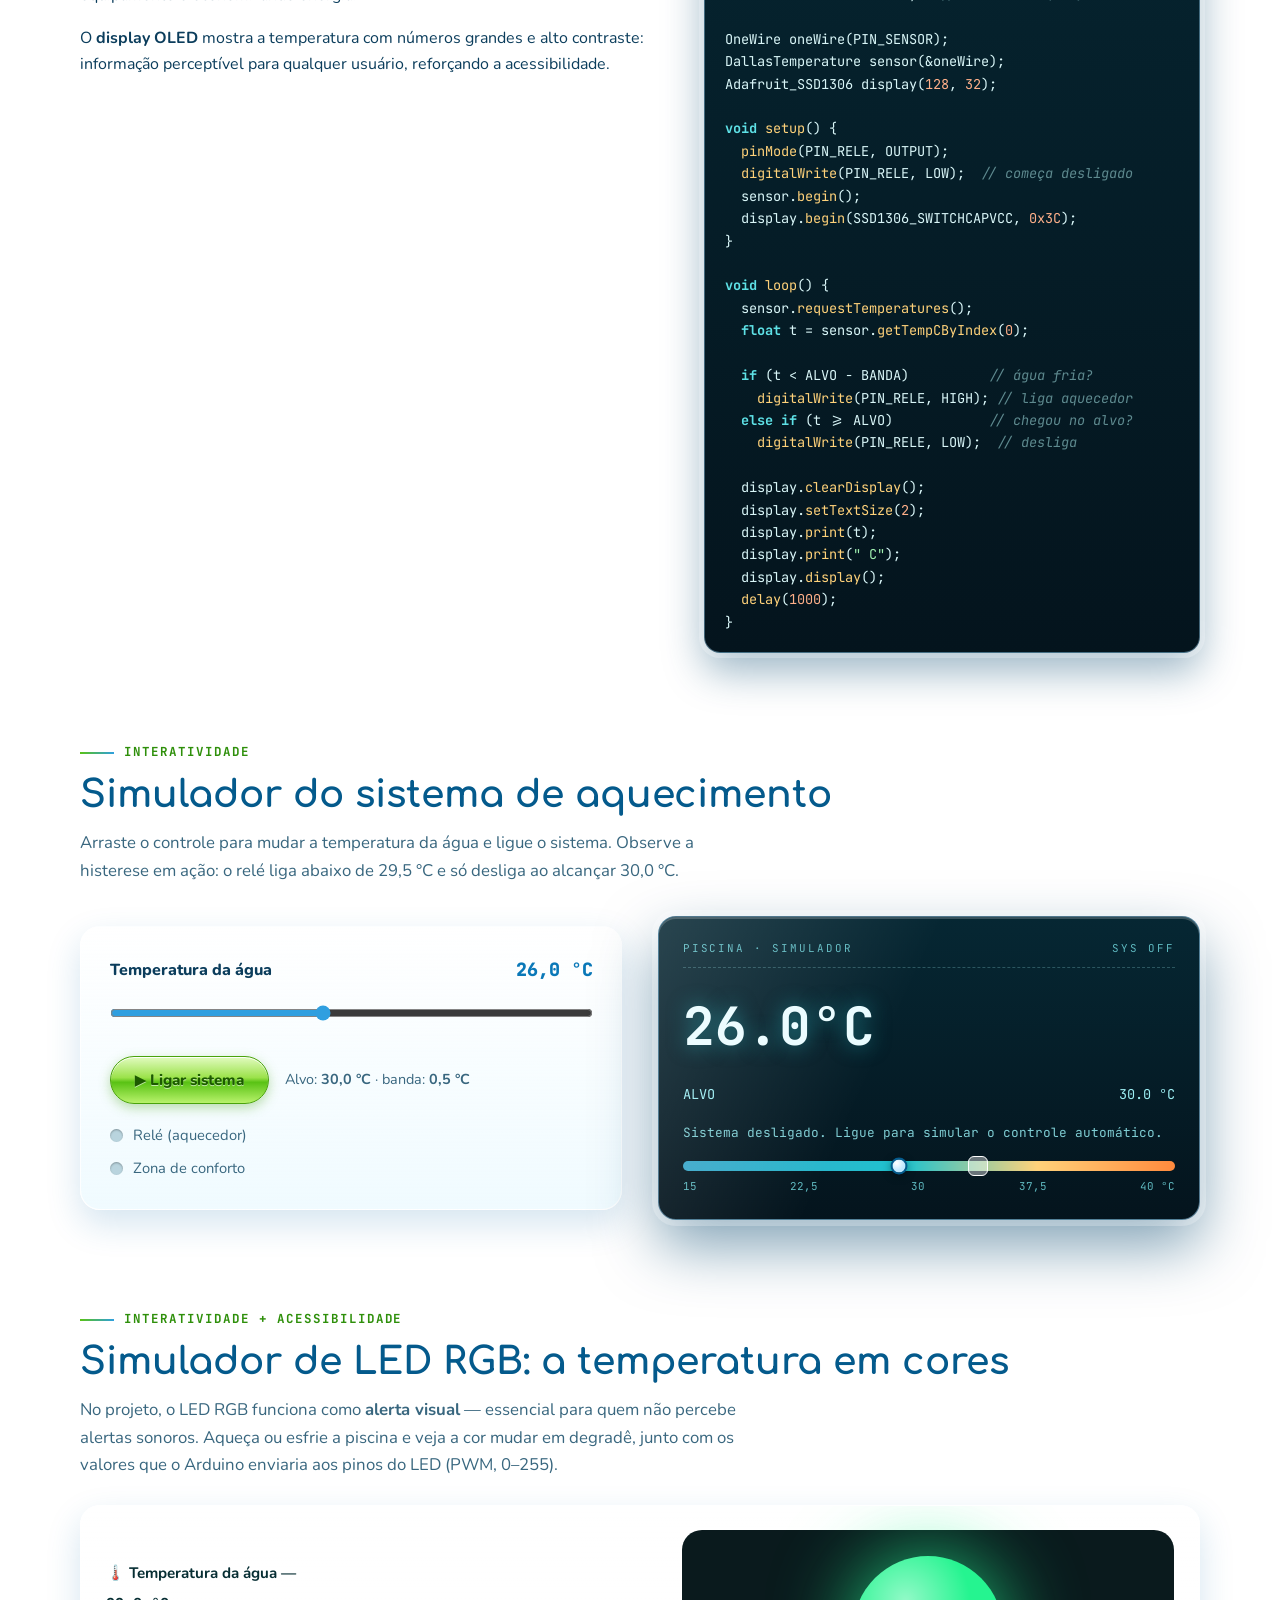
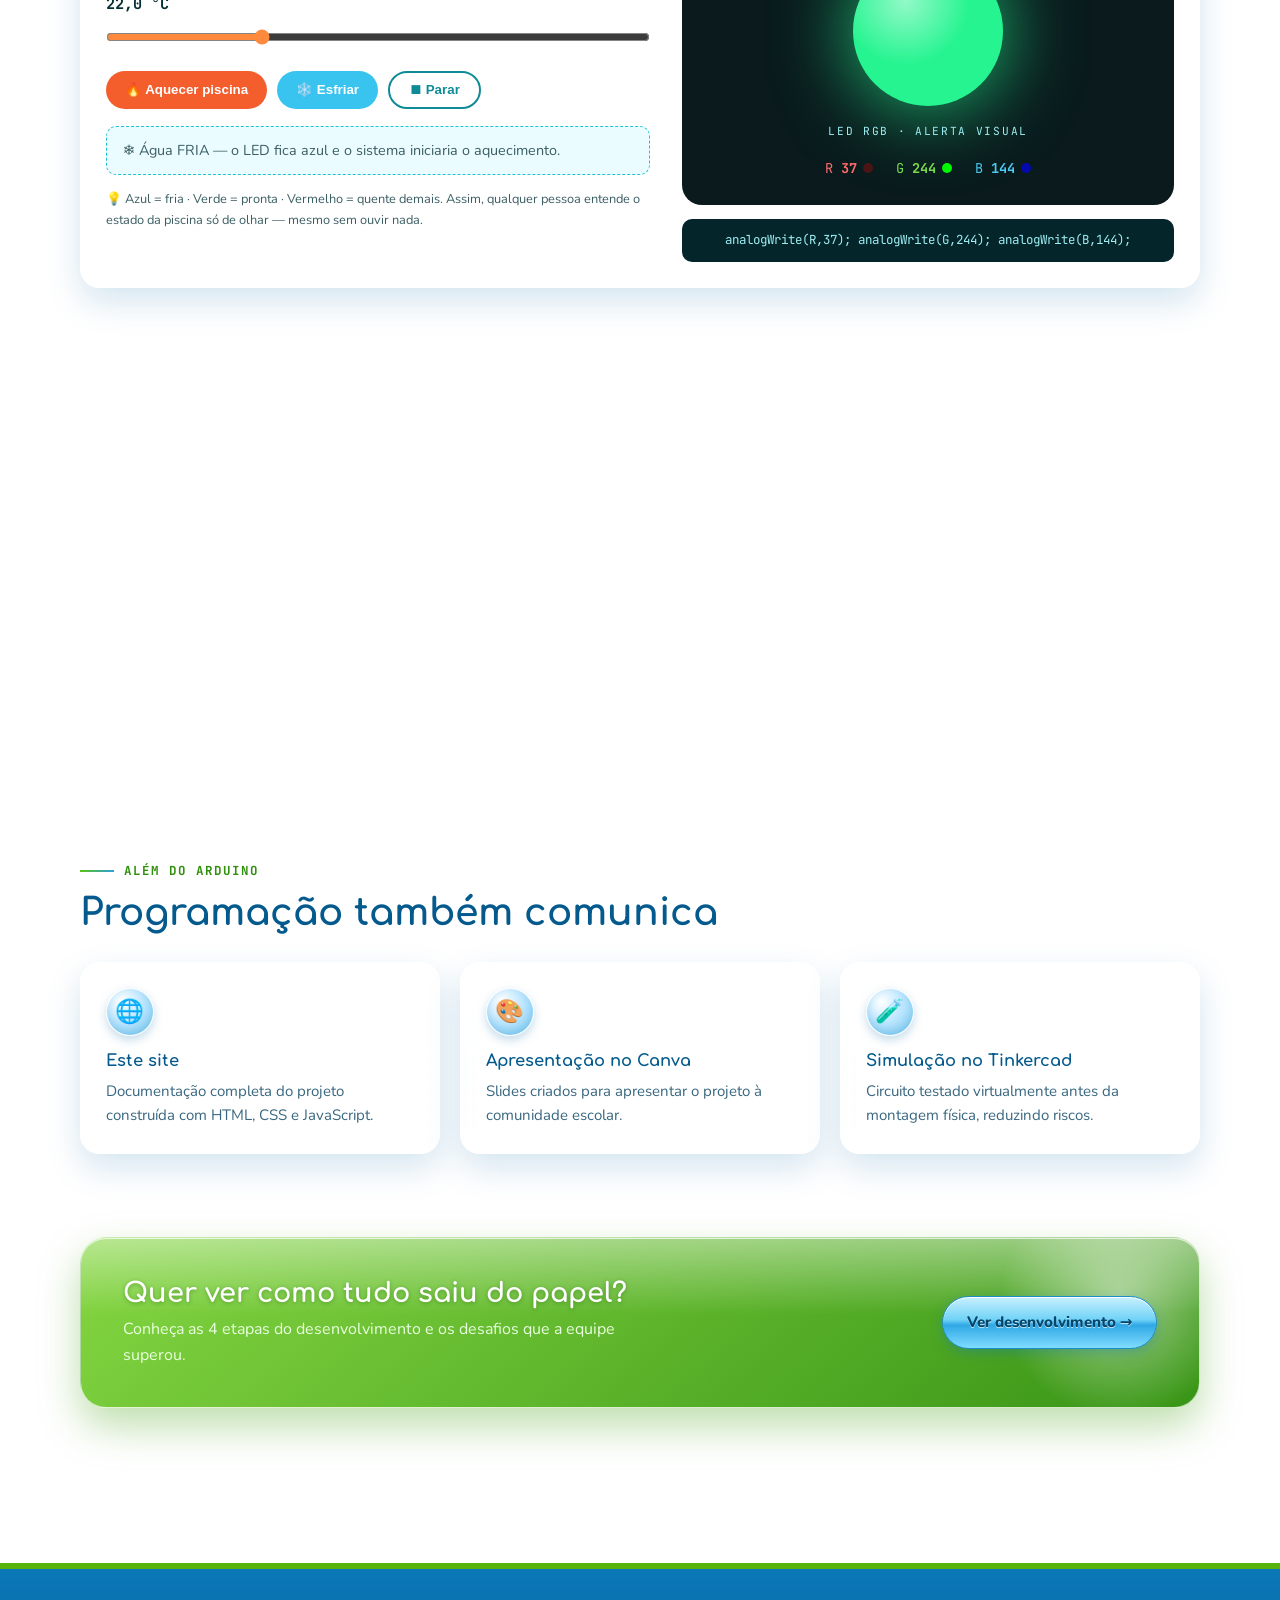
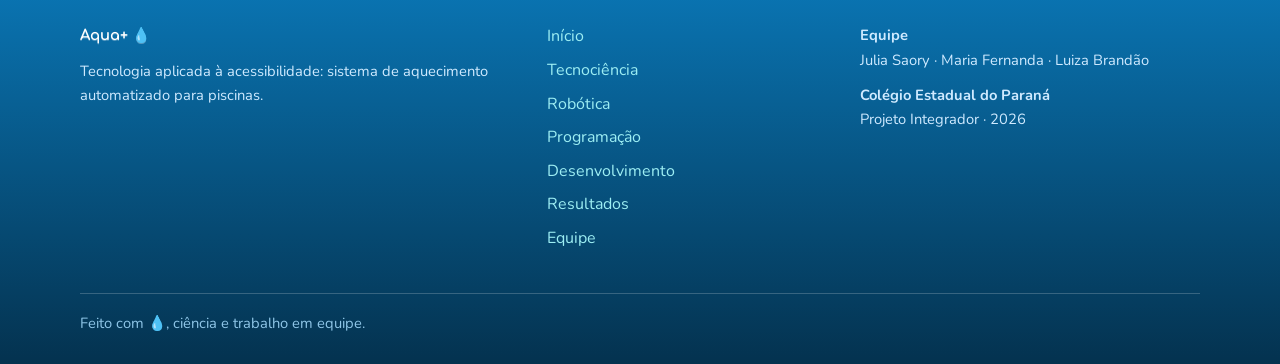
<file: programacao.html>
<!DOCTYPE html>
<html lang="pt-BR">
<head>
<meta charset="UTF-8">
<meta name="viewport" content="width=device-width, initial-scale=1.0">
<title>Programação · Aqua+ — Projeto Integrador CEP</title>
<meta name="description" content="Lógica de controle automatizado, código Arduino comentado, display OLED e simulador interativo de temperatura.">
<meta name="theme-color" content="#04333a">
<link rel="icon" href="data:image/svg+xml,<svg xmlns=%22http://www.w3.org/2000/svg%22 viewBox=%220 0 100 100%22><text y=%22.9em%22 font-size=%2290%22>💧</text></svg>">
<link rel="preconnect" href="https://fonts.googleapis.com">
<link rel="preconnect" href="https://fonts.gstatic.com" crossorigin>
<link href="https://fonts.googleapis.com/css2?family=Atkinson+Hyperlegible:ital,wght@0,400;0,700;1,400&family=JetBrains+Mono:wght@400;700&family=Unbounded:wght@400;600;700;900&display=swap" rel="stylesheet">
<link rel="stylesheet" href="css/estilo.css">
</head>
<body>
<a class="pular" href="#conteudo">Pular para o conteúdo</a>

<header class="topbar">
  <div class="wrap">
    <a class="brand" href="index.html">
      <svg class="brand-mark" viewBox="0 0 40 40" aria-hidden="true">
        <path d="M20 3C13 12 8 18.5 8 25a12 12 0 0 0 24 0c0-6.5-5-13-12-22Z" fill="#1fc2ce"/>
        <path d="M13 26c2 0 2.5 1.6 4.5 1.6S20 26 22 26s2.5 1.6 4.5 1.6" stroke="#04333a" stroke-width="2" fill="none" stroke-linecap="round"/>
      </svg>
      <span class="brand-text">Aqua+<small>Projeto Integrador · CEP</small></span>
    </a>
    <nav class="menu" aria-label="Navegação principal">
      <ul>
        <li><a href="index.html">Início</a></li>
        <li><a href="tecnociencia.html">Tecnociência</a></li>
        <li><a href="robotica.html">Robótica</a></li>
        <li><a href="programacao.html" class="active" aria-current="page">Programação</a></li>
        <li><a href="desenvolvimento.html">Desenvolvimento</a></li>
        <li><a href="resultados.html">Resultados</a></li>
        <li><a href="impacto.html">Impacto</a></li>
        <li><a href="equipe.html">Equipe</a></li>
      </ul>
    </nav>
    <button class="nav-toggle" aria-expanded="false" aria-label="Abrir menu">
      <span></span><span></span><span></span>
    </button>
  </div>
</header>

<main id="conteudo">

  <section class="page-hero">
    <span class="ghost" aria-hidden="true">04</span>
    <div class="wrap">
      <p class="mod">Módulo 04 · Programação</p>
      <h1>O cérebro por trás do aquecimento</h1>
      <p class="hero-sub">A lógica de controle automatizado, o código do Arduino e um simulador para você testar o sistema agora mesmo.</p>
    </div>
    <div class="waves" aria-hidden="true">
      <svg class="w1" viewBox="0 0 1440 120" preserveAspectRatio="none"><path d="M0 62 C 240 108 480 18 720 48 C 960 78 1200 26 1440 66 L 1440 120 L 0 120 Z" fill="rgba(157,238,243,.12)"/></svg>
      <svg class="w2" viewBox="0 0 1440 120" preserveAspectRatio="none"><path d="M0 84 C 260 36 520 104 780 74 C 1040 44 1240 96 1440 58 L 1440 120 L 0 120 Z" fill="#f2fbfc"/></svg>
    </div>
  </section>

  <!-- LÓGICA -->
  <section class="section" id="logica">
    <div class="wrap">
      <p class="sec-tag">Lógica de controle</p>
      <h2 class="sec-title">O passo a passo do programa</h2>
      <ol class="steps" style="margin-top:1.8rem">
        <li class="reveal"><span class="f-num" aria-hidden="true">1</span><div><h3>Leitura</h3><p>O sensor mede a temperatura da água a cada ciclo do programa.</p></div></li>
        <li class="reveal"><span class="f-num" aria-hidden="true">2</span><div><h3>Comparação</h3><p>O Arduino compara o valor lido com a temperatura ideal (30 °C no simulador).</p></div></li>
        <li class="reveal"><span class="f-num" aria-hidden="true">3</span><div><h3>Aquecimento</h3><p>Se a água estiver fria demais, o relé é acionado e o aquecedor liga.</p></div></li>
        <li class="reveal"><span class="f-num" aria-hidden="true">4</span><div><h3>Desligamento</h3><p>Ao atingir o alvo, o relé desliga — evitando desperdício de energia (histerese).</p></div></li>
        <li class="reveal"><span class="f-num" aria-hidden="true">5</span><div><h3>Exibição</h3><p>O display OLED atualiza temperatura e status em tempo real.</p></div></li>
        <li class="reveal"><span class="f-num" aria-hidden="true">6</span><div><h3>Acessibilidade</h3><p>Sensores de presença detectam usuários e ativam a rampa motorizada quando necessário.</p></div></li>
      </ol>
    </div>
  </section>

  <!-- CÓDIGO -->
  <section class="section" id="codigo" style="padding-top:0">
    <div class="wrap split">
      <div>
        <p class="sec-tag">Código Arduino</p>
        <h2 class="sec-title">O programa, explicado</h2>
        <p>
          O sketch roda em dois blocos clássicos do Arduino: o <code>setup()</code>, que prepara
          pinos, sensor e display uma única vez; e o <code>loop()</code>, que repete para sempre
          o ciclo <strong>ler → comparar → agir → exibir</strong>.
        </p>
        <p style="margin-top:1rem">
          A <strong>banda de histerese</strong> (±0,5 °C) impede que o relé fique ligando e
          desligando sem parar quando a temperatura está bem perto do alvo — protegendo o
          equipamento e economizando energia.
        </p>
        <p style="margin-top:1rem">
          O <strong>display OLED</strong> mostra a temperatura com números grandes e alto
          contraste: informação perceptível para qualquer usuário, reforçando a acessibilidade.
        </p>
      </div>
      <div class="codigo reveal">
        <div class="cod-head"><span>💾</span> aquamais.ino — versão resumida</div>
<pre><span class="pp">#include</span> <span class="str">&lt;OneWire.h&gt;</span>
<span class="pp">#include</span> <span class="str">&lt;DallasTemperature.h&gt;</span>
<span class="pp">#include</span> <span class="str">&lt;Adafruit_SSD1306.h&gt;</span>

<span class="pp">#define</span> PIN_SENSOR 2
<span class="pp">#define</span> PIN_RELE   8

<span class="kw">const</span> <span class="kw">float</span> ALVO  = <span class="num">30.0</span>;  <span class="com">// temperatura ideal (°C)</span>
<span class="kw">const</span> <span class="kw">float</span> BANDA = <span class="num">0.5</span>;   <span class="com">// histerese (±°C)</span>

OneWire oneWire(PIN_SENSOR);
DallasTemperature sensor(&amp;oneWire);
Adafruit_SSD1306 display(<span class="num">128</span>, <span class="num">32</span>);

<span class="kw">void</span> <span class="fn">setup</span>() {
  <span class="fn">pinMode</span>(PIN_RELE, OUTPUT);
  <span class="fn">digitalWrite</span>(PIN_RELE, LOW);  <span class="com">// começa desligado</span>
  sensor.<span class="fn">begin</span>();
  display.<span class="fn">begin</span>(SSD1306_SWITCHCAPVCC, <span class="num">0x3C</span>);
}

<span class="kw">void</span> <span class="fn">loop</span>() {
  sensor.<span class="fn">requestTemperatures</span>();
  <span class="kw">float</span> t = sensor.<span class="fn">getTempCByIndex</span>(<span class="num">0</span>);

  <span class="kw">if</span> (t &lt; ALVO - BANDA)          <span class="com">// água fria?</span>
    <span class="fn">digitalWrite</span>(PIN_RELE, HIGH); <span class="com">// liga aquecedor</span>
  <span class="kw">else if</span> (t &gt;= ALVO)            <span class="com">// chegou no alvo?</span>
    <span class="fn">digitalWrite</span>(PIN_RELE, LOW);  <span class="com">// desliga</span>

  display.<span class="fn">clearDisplay</span>();
  display.<span class="fn">setTextSize</span>(<span class="num">2</span>);
  display.<span class="fn">print</span>(t);
  display.<span class="fn">print</span>(<span class="str">" C"</span>);
  display.<span class="fn">display</span>();
  <span class="fn">delay</span>(<span class="num">1000</span>);
}</pre>
      </div>
    </div>
  </section>

  <!-- SIMULADOR -->
  <section class="section" id="simulador" style="padding-top:0">
    <div class="wrap">
      <p class="sec-tag">Interatividade</p>
      <h2 class="sec-title">Simulador do sistema de aquecimento</h2>
      <p class="sec-lead">
        Arraste o controle para mudar a temperatura da água e ligue o sistema. Observe a
        histerese em ação: o relé liga abaixo de 29,5 °C e só desliga ao alcançar 30,0 °C.
      </p>
      <div class="sim reveal">
        <div class="sim-controls">
          <label class="sim-label" for="sim-temp">Temperatura da água
            <output id="sim-out" class="sim-out">26,0 °C</output>
          </label>
          <input type="range" id="sim-temp" min="15" max="40" step="0.1" value="26">
          <div class="sim-actions">
            <button id="sim-ligar" class="btn btn-teal">▶ Ligar sistema</button>
            <p class="sim-alvo">Alvo: <strong>30,0 °C</strong> · banda: <strong>0,5 °C</strong></p>
          </div>
          <ul class="sim-leds">
            <li><span class="led" id="led-rele" aria-hidden="true"></span> Relé (aquecedor)</li>
            <li><span class="led" id="led-ok" aria-hidden="true"></span> Zona de conforto</li>
          </ul>
        </div>
        <div class="oled" aria-live="polite">
          <div class="oled-head"><span>PISCINA · SIMULADOR</span><span id="sim-sys">SYS OFF</span></div>
          <p class="oled-temp"><span id="sim-oled-temp">26.0</span>°C</p>
          <p class="oled-line"><span>ALVO</span><span>30.0 °C</span></p>
          <p class="oled-status" id="sim-status">Sistema desligado. Ligue para simular o controle automático.</p>
          <div class="gauge" aria-hidden="true"><span class="gauge-zone"></span><span class="gauge-pin" id="sim-pin"></span></div>
          <div class="gauge-scale" aria-hidden="true"><span>15</span><span>22,5</span><span>30</span><span>37,5</span><span>40 °C</span></div>
        </div>
      </div>
    </div>
  </section>
  <!-- ══════════════ SIMULADOR LED RGB ══════════════ -->
  <section class="section" id="simulador-rgb" style="padding-top:0">
    <div class="wrap">
      <p class="sec-tag">Interatividade + acessibilidade</p>
      <h2 class="sec-title">Simulador de LED RGB: a temperatura em cores</h2>
      <p class="sec-lead">
        No projeto, o LED RGB funciona como <strong>alerta visual</strong> — essencial para quem
        não percebe alertas sonoros. Aqueça ou esfrie a piscina e veja a cor mudar em
        degradê, junto com os valores que o Arduino enviaria aos pinos do LED (PWM, 0–255).
      </p>

      <div class="card reveal" style="margin-top:1.6rem;max-width:100%;overflow:hidden">
        <style>
          @media(max-width:880px){.srgb-grid{grid-template-columns:1fr!important}}
          #simulador-rgb .srgb-grid, #simulador-rgb .srgb-grid > div{min-width:0}
          #srgb-code{white-space:normal!important;word-break:break-word}
        </style>
        <div class="srgb-grid" style="display:grid;grid-template-columns:1.05fr .95fr;gap:2rem;align-items:center">

          <!-- CONTROLES -->
          <div style="min-width:0">
            <label style="display:grid;gap:.3rem;font-weight:700;font-size:.95rem;color:#072e33">
              🌡️ Temperatura da água — <span id="srgb-t-out" style="font-family:var(--mono)">22,0 °C</span>
              <input id="srgb-temp" type="range" min="15" max="40" step="0.1" value="22" style="accent-color:#ff8a3d;width:100%">
            </label>
            <div style="display:flex;gap:.6rem;flex-wrap:wrap;margin:1.1rem 0">
              <button id="srgb-aquecer" style="padding:.6rem 1.2rem;border-radius:999px;border:0;background:#f45d2c;color:#fff;font-weight:700;cursor:pointer">🔥 Aquecer piscina</button>
              <button id="srgb-resfriar" style="padding:.6rem 1.2rem;border-radius:999px;border:0;background:#39c4f0;color:#fff;font-weight:700;cursor:pointer">❄️ Esfriar</button>
              <button id="srgb-parar" style="padding:.6rem 1.2rem;border-radius:999px;border:2px solid #0f8b98;background:transparent;color:#0f8b98;font-weight:700;cursor:pointer">⏹ Parar</button>
            </div>
            <p id="srgb-status" aria-live="polite" style="font-size:.9rem;color:#3b5e63;background:#eafcff;border:1px dashed #1fc2ce;border-radius:10px;padding:.7rem 1rem;min-height:3em;word-break:break-word"></p>
            <p style="font-size:.8rem;color:#3b5e63;margin-top:.9rem">
              💡 Azul = fria · Verde = pronta · Vermelho = quente demais. Assim, qualquer pessoa
              entende o estado da piscina só de olhar — mesmo sem ouvir nada.
            </p>
          </div>

          <!-- LED + CANAIS -->
          <div style="text-align:center;min-width:0">
            <div style="background:#0a1a1d;border-radius:20px;padding:1.6rem 1rem;max-width:100%">
              <div id="srgb-led" style="width:150px;height:150px;border-radius:50%;margin:0 auto;transition:background .3s,box-shadow .3s"></div>
              <p style="color:#9deef3;font-family:var(--mono);font-size:.7rem;letter-spacing:.15em;margin-top:1rem">LED RGB · ALERTA VISUAL</p>
              <div style="display:flex;justify-content:center;gap:1.4rem;margin-top:1rem;flex-wrap:wrap">
                <span style="color:#ff6b6b;font-family:var(--mono);font-size:.85rem">R <b id="srgb-r">0</b><span id="srgb-dot-r" style="display:inline-block;width:10px;height:10px;border-radius:50%;background:#f00;margin-left:.4rem"></span></span>
                <span style="color:#7bd94c;font-family:var(--mono);font-size:.85rem">G <b id="srgb-g">0</b><span id="srgb-dot-g" style="display:inline-block;width:10px;height:10px;border-radius:50%;background:#0f0;margin-left:.4rem"></span></span>
                <span style="color:#4cc9f0;font-family:var(--mono);font-size:.85rem">B <b id="srgb-b">0</b><span id="srgb-dot-b" style="display:inline-block;width:10px;height:10px;border-radius:50%;background:#00f;margin-left:.4rem"></span></span>
              </div>
            </div>
            <p id="srgb-code" style="font-family:var(--mono);font-size:.78rem;color:#9deef3;background:#04262b;border-radius:10px;padding:.7rem .9rem;margin-top:.9rem;word-break:break-word"></p>
          </div>

        </div>

        <script>
        (function(){
          var slider=document.getElementById('srgb-temp');
          if(!slider) return;
          var led=document.getElementById('srgb-led'),
              tOut=document.getElementById('srgb-t-out'),
              status=document.getElementById('srgb-status'),
              code=document.getElementById('srgb-code'),
              vr=document.getElementById('srgb-r'),vg=document.getElementById('srgb-g'),vb=document.getElementById('srgb-b'),
              dr=document.getElementById('srgb-dot-r'),dg=document.getElementById('srgb-dot-g'),db=document.getElementById('srgb-dot-b'),
              timer=null;

          function hsl2rgb(h,s,l){
            s/=100; l/=100;
            var k=function(n){return (n+h/30)%12;};
            var a=s*Math.min(l,1-l);
            var f=function(n){return l-a*Math.max(-1,Math.min(k(n)-3,Math.min(9-k(n),1)));};
            return [Math.round(255*f(0)),Math.round(255*f(8)),Math.round(255*f(4))];
          }

          function upd(){
            var t=+slider.value;
            tOut.textContent=t.toFixed(1).replace('.',',')+' °C';
            var hue=210*(1-(t-15)/25);
            var rgb=hsl2rgb(hue,90,55), r=rgb[0], g=rgb[1], b=rgb[2];
            led.style.background='radial-gradient(circle at 35% 30%, rgba(255,255,255,.5), rgba(255,255,255,0) 45%), rgb('+r+','+g+','+b+')';
            led.style.boxShadow='0 0 80px rgba('+r+','+g+','+b+',.8)';
            vr.textContent=r; vg.textContent=g; vb.textContent=b;
            dr.style.opacity=(r/255*.85+.15).toFixed(2);
            dg.style.opacity=(g/255*.85+.15).toFixed(2);
            db.style.opacity=(b/255*.85+.15).toFixed(2);
            code.textContent='analogWrite(R,'+r+');  analogWrite(G,'+g+');  analogWrite(B,'+b+');';
            status.textContent =
              t<24  ? '❄️ Água FRIA — o LED fica azul e o sistema iniciaria o aquecimento.' :
              t<29  ? '🌡️ AQUECENDO — a cor muda em degradê do azul para o verde.' :
              t<=32 ? '✅ TEMPERATURA IDEAL — LED verde: piscina pronta e acessível!' :
                      '🥵 QUENTE DEMAIS — LED vermelho/laranja: alerta visual de atenção.';
          }

          function anima(alvo){
            if(timer) clearInterval(timer);
            timer=setInterval(function(){
              var t=+slider.value;
              if(Math.abs(t-alvo)<0.05){ clearInterval(timer); timer=null; return; }
              slider.value=(t+(alvo>t?0.1:-0.1)).toFixed(2);
              upd();
            },60);
          }

          slider.addEventListener('input',upd);
          document.getElementById('srgb-aquecer').addEventListener('click',function(){anima(38);});
          document.getElementById('srgb-resfriar').addEventListener('click',function(){anima(16);});
          document.getElementById('srgb-parar').addEventListener('click',function(){ if(timer){clearInterval(timer);timer=null;} });
          upd();
        })();
        </script>
      </div>
    </div>
  </section>
    <!-- ══════════════ MONITOR SERIAL + CONTROLE REMOTO ══════════════ -->
  <section class="section" style="padding-top:0">
    <div class="wrap">
      <div class="card reveal" style="grid-column:1/-1">
        <h3>🖥️ Monitor Serial + controle remoto virtual</h3>
        <p style="color:#3b5e63;font-size:.94rem;margin:.4rem 0 1.2rem">
          Igual ao projeto do PDF: digite o nome de uma cor no “terminal” e o Arduino (virtual) acende o LED.
          Ou use o controle remoto com efeitos <strong>Flash</strong> e <strong>Fade</strong>.
        </p>
        <div style="display:grid;grid-template-columns:1fr 1fr;gap:2rem;align-items:start" class="ser-grid">
          <style>@media(max-width:880px){.ser-grid{grid-template-columns:1fr!important}}</style>
          <div>
            <div id="ser-tela" style="height:190px;overflow:hidden;background:linear-gradient(180deg,#062733,#04141d);border:1px solid rgba(160,220,255,.4);border-radius:14px;padding:.9rem 1rem;font-family:var(--mono);font-size:.8rem;color:#9ff0b0;box-shadow:0 0 0 5px rgba(255,255,255,.25)"></div>
            <input id="ser-in" placeholder='Digite uma cor e aperte Enter (ex.: "amarelo")'
              style="width:100%;margin-top:.8rem;padding:.75rem .9rem;border-radius:12px;border:1.5px solid rgba(120,190,230,.7);background:rgba(255,255,255,.85);font-family:var(--mono);font-size:.9rem;color:#045a8c">
            <p style="font-size:.78rem;color:#39677f;margin-top:.6rem">Cores aceitas: vermelho, verde, azul, amarelo, ciano, magenta, laranja, roxo e branco.</p>
          </div>
          <div style="text-align:center">
            <div id="ser-led" style="width:120px;height:120px;border-radius:50%;margin:0 auto;background:#222;box-shadow:0 0 0 6px rgba(255,255,255,.4);transition:background .3s"></div>
            <p id="ser-val" style="font-family:var(--mono);font-size:.85rem;color:#045a8c;margin-top:.8rem">R 0 · G 0 · B 0</p>
            <div style="display:flex;flex-wrap:wrap;gap:.5rem;justify-content:center;margin-top:1rem">
              <button data-cor="vermelho" style="padding:.45rem .8rem;border-radius:999px;border:1px solid #fff;background:#e33;color:#fff;font-weight:800;cursor:pointer">Vermelho</button>
              <button data-cor="verde" style="padding:.45rem .8rem;border-radius:999px;border:1px solid #fff;background:#3a3;color:#fff;font-weight:800;cursor:pointer">Verde</button>
              <button data-cor="azul" style="padding:.45rem .8rem;border-radius:999px;border:1px solid #fff;background:#28c;color:#fff;font-weight:800;cursor:pointer">Azul</button>
              <button data-cor="amarelo" style="padding:.45rem .8rem;border-radius:999px;border:1px solid #bbb;background:#fe3;color:#554400;font-weight:800;cursor:pointer">Amarelo</button>
              <button data-cor="branco" style="padding:.45rem .8rem;border-radius:999px;border:1px solid #bbb;background:#fff;color:#333;font-weight:800;cursor:pointer">Branco</button>
              <button id="ser-flash" style="padding:.45rem .8rem;border-radius:999px;border:1px solid #1b8ec9;background:linear-gradient(180deg,#c9f0ff,#2fa8e6);color:#04466c;font-weight:800;cursor:pointer">⚡ Flash</button>
              <button id="ser-fade" style="padding:.45rem .8rem;border-radius:999px;border:1px solid #4aa30c;background:linear-gradient(180deg,#e2fbc0,#59c214);color:#1c5a00;font-weight:800;cursor:pointer">🌅 Fade</button>
            </div>
          </div>
        </div>

        <script>
        (function(){
          var tela=document.getElementById('ser-tela'); if(!tela) return;
          var led=document.getElementById('ser-led'), val=document.getElementById('ser-val'),
              inp=document.getElementById('ser-in'), atual=[0,0,0], ocupado=false;
          var CORES={vermelho:[255,0,0],verde:[0,255,0],azul:[0,0,255],amarelo:[255,255,0],
                     ciano:[0,255,255],magenta:[255,0,255],laranja:[255,165,0],roxo:[128,0,128],branco:[255,255,255]};
          function log(t){ var d=document.createElement('div'); d.textContent=t; tela.appendChild(d);
            while(tela.children.length>8) tela.removeChild(tela.firstChild); }
          function pinta(rgb){ atual=rgb;
            led.style.background='radial-gradient(circle at 35% 30%, rgba(255,255,255,.5), rgba(255,255,255,0) 45%), rgb('+rgb.join(',')+')';
            led.style.boxShadow='0 0 60px rgba('+rgb.join(',')+',.8), 0 0 0 6px rgba(255,255,255,.4)';
            val.textContent='R '+rgb[0]+' · G '+rgb[1]+' · B '+rgb[2]; }
          function aplica(nome){ var rgb=CORES[nome];
            log('> recebido: "'+nome+'"');
            log('  analogWrite(11,'+rgb[0]+'); analogWrite(10,'+rgb[1]+'); analogWrite(9,'+rgb[2]+');');
            pinta(rgb); }
          log('Serial.begin(9600) ✓'); log('Aguardando cor…');
          function norm(t){ return t.toLowerCase().trim().normalize('NFD').replace(/[\u0300-\u036f]/g,''); }
          inp.addEventListener('keydown',function(e){ if(e.key!=='Enter')return;
            var n=norm(inp.value); inp.value='';
            if(CORES[n]) aplica(n);
            else { log('> "'+n+'" → cor desconhecida 😅'); log('  tente: vermelho, azul, branco…'); } });
          document.querySelectorAll('[data-cor]').forEach(function(b){
            b.addEventListener('click',function(){ aplica(b.dataset.cor); }); });
          document.getElementById('ser-flash').addEventListener('click',function(){
            if(ocupado)return; ocupado=true; log('> efeito: FLASH'); var n=0;
            var t=setInterval(function(){ n++;
              pinta(n%2?[255,255,255]:[0,0,0]);
              if(n>=8){clearInterval(t);pinta(atual===[0,0,0]?[255,255,255]:atual);ocupado=false;} },160); });
          document.getElementById('ser-fade').addEventListener('click',function(){
            if(ocupado)return; ocupado=true; log('> efeito: FADE');
            var alvo=(atual[0]+atual[1]+atual[2]===0)?[255,165,0]:atual, f=0, subindo=true;
            var t=setInterval(function(){
              f+=subindo?0.05:-0.05; if(f>=1){f=1;subindo=false;} if(f<=0){f=0;clearInterval(t);ocupado=false;}
              pinta([Math.round(alvo[0]*f),Math.round(alvo[1]*f),Math.round(alvo[2]*f)]); },40); });
        })();
        </script>
      </div>
    </div>
  </section>
  <!-- ALÉM DO ARDUINO -->
  <section class="section" id="alem" style="padding-top:0">
    <div class="wrap">
      <p class="sec-tag">Além do Arduino</p>
      <h2 class="sec-title">Programação também comunica</h2>
      <div class="grid g3" style="margin-top:1.6rem">
        <div class="card reveal"><span class="ico" aria-hidden="true">🌐</span><h3>Este site</h3><p>Documentação completa do projeto construída com HTML, CSS e JavaScript.</p></div>
        <div class="card reveal"><span class="ico" aria-hidden="true">🎨</span><h3>Apresentação no Canva</h3><p>Slides criados para apresentar o projeto à comunidade escolar.</p></div>
        <div class="card reveal"><span class="ico" aria-hidden="true">🧪</span><h3>Simulação no Tinkercad</h3><p>Circuito testado virtualmente antes da montagem física, reduzindo riscos.</p></div>
      </div>
    </div>
  </section>

  <!-- CTA -->
  <section class="section" style="padding-top:0">
    <div class="wrap">
      <div class="cta-band reveal">
        <div>
          <h2>Quer ver como tudo saiu do papel?</h2>
          <p>Conheça as 4 etapas do desenvolvimento e os desafios que a equipe superou.</p>
        </div>
        <a class="btn btn-solid" href="desenvolvimento.html" style="position:relative;z-index:2">Ver desenvolvimento →</a>
      </div>
    </div>
  </section>

</main>

<footer class="footer">
  <div class="wrap footer-grid">
    <div>
      <p class="footer-brand">Aqua+ 💧</p>
      <p>Tecnologia aplicada à acessibilidade: sistema de aquecimento automatizado para piscinas.</p>
    </div>
    <nav aria-label="Mapa do site">
      <ul>
        <li><a href="index.html">Início</a></li>
        <li><a href="tecnociencia.html">Tecnociência</a></li>
        <li><a href="robotica.html">Robótica</a></li>
        <li><a href="programacao.html">Programação</a></li>
        <li><a href="desenvolvimento.html">Desenvolvimento</a></li>
        <li><a href="resultados.html">Resultados</a></li>
        <li><a href="equipe.html">Equipe</a></li>
      </ul>
    </nav>
    <div>
      <p><strong>Equipe</strong><br>Julia Saory · Maria Fernanda · Luiza Brandão</p>
      <p><strong>Colégio Estadual do Paraná</strong><br>Projeto Integrador · <span id="ano">2026</span></p>
    </div>
  </div>
  <div class="wrap footer-base"><p>Feito com 💧, ciência e trabalho em equipe.</p></div>
</footer>

<script src="js/script.js"></script>
</body>
</html>
</file>
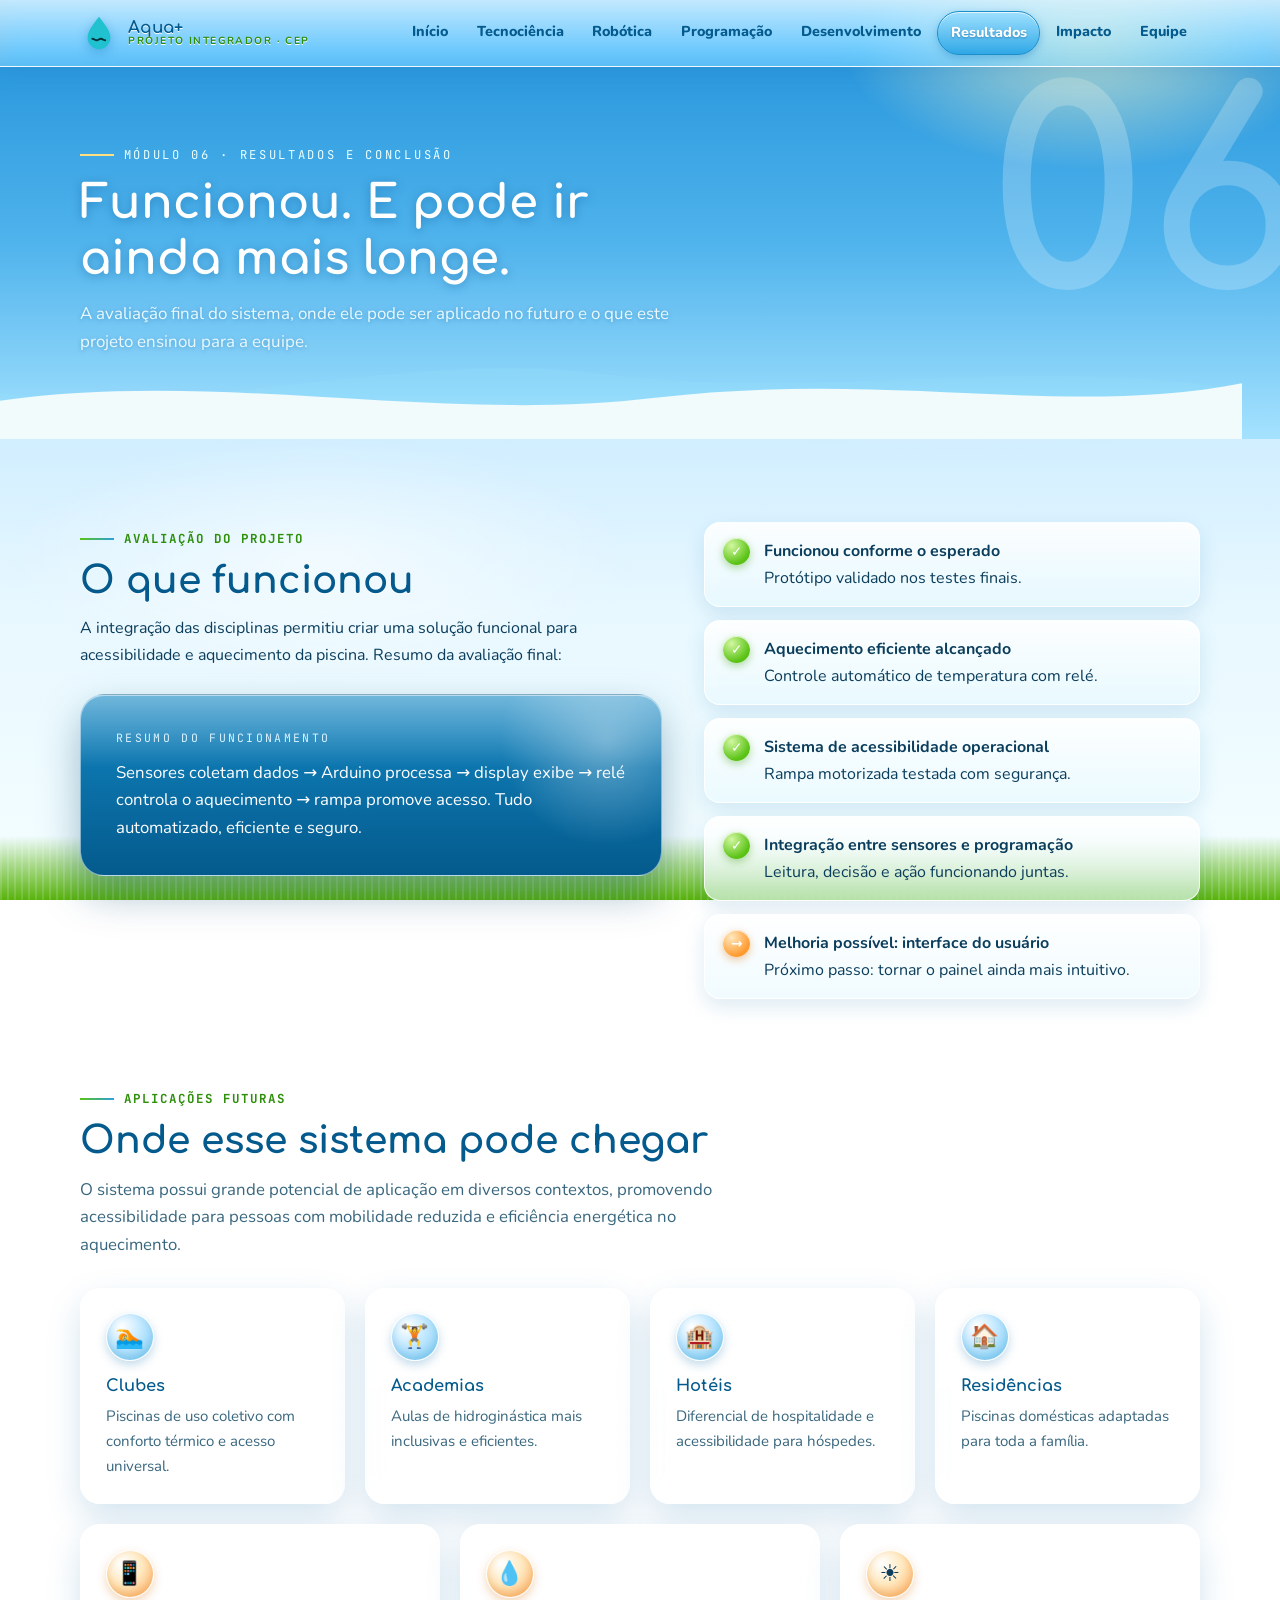
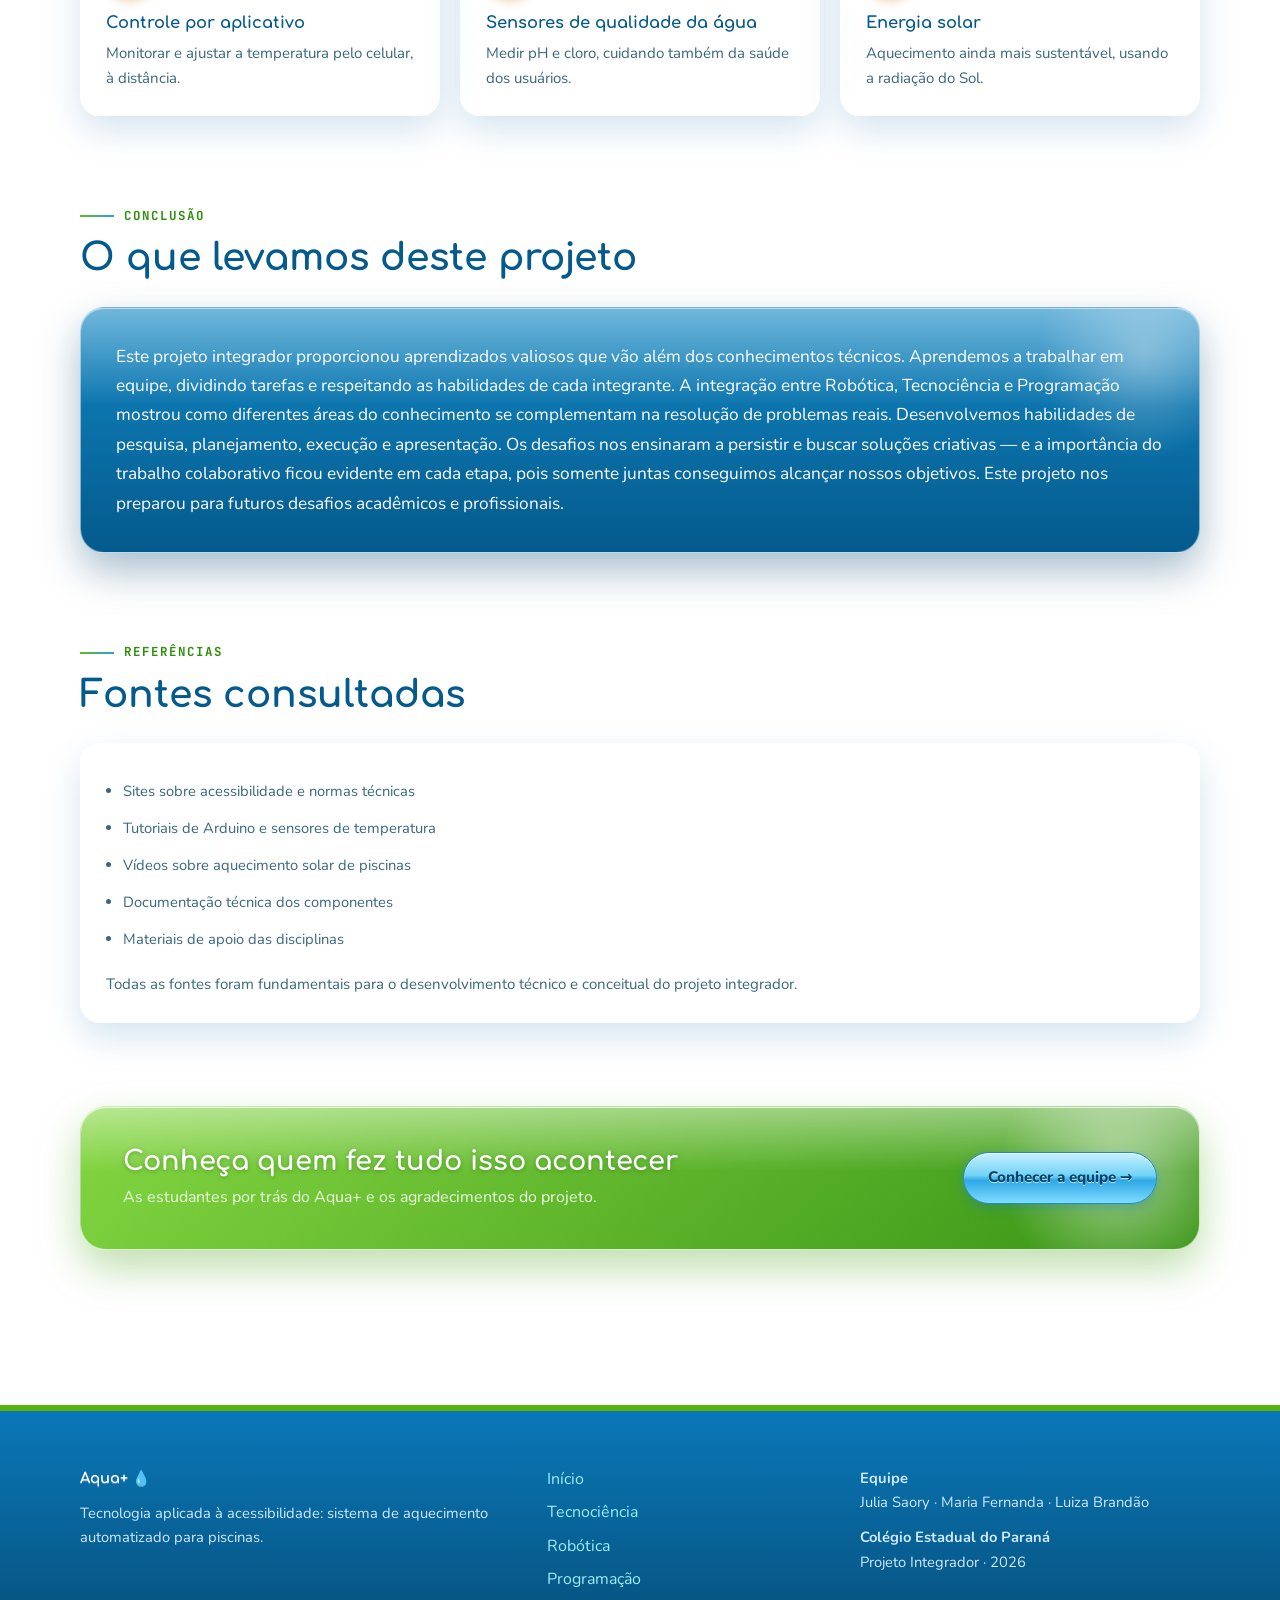
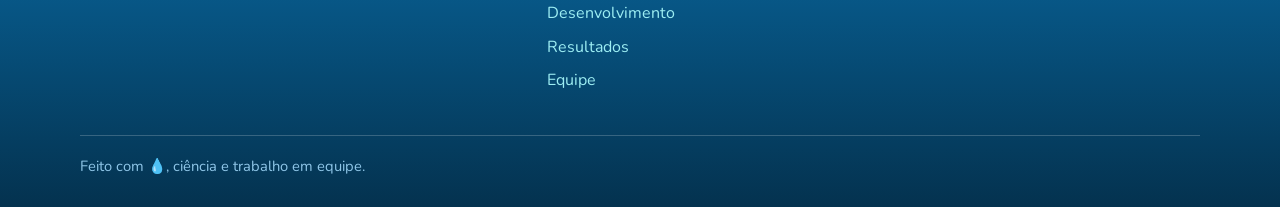
<file: resultados.html>
<!DOCTYPE html>
<html lang="pt-BR">
<head>
<meta charset="UTF-8">
<meta name="viewport" content="width=device-width, initial-scale=1.0">
<title>Resultados · Aqua+ — Projeto Integrador CEP</title>
<meta name="description" content="Avaliação do projeto, aplicações futuras, conclusão, aprendizados e referências do Projeto Integrador.">
<meta name="theme-color" content="#04333a">
<link rel="icon" href="data:image/svg+xml,<svg xmlns=%22http://www.w3.org/2000/svg%22 viewBox=%220 0 100 100%22><text y=%22.9em%22 font-size=%2290%22>💧</text></svg>">
<link rel="preconnect" href="https://fonts.googleapis.com">
<link rel="preconnect" href="https://fonts.gstatic.com" crossorigin>
<link href="https://fonts.googleapis.com/css2?family=Atkinson+Hyperlegible:ital,wght@0,400;0,700;1,400&family=JetBrains+Mono:wght@400;700&family=Unbounded:wght@400;600;700;900&display=swap" rel="stylesheet">
<link rel="stylesheet" href="css/estilo.css">
</head>
<body>
<a class="pular" href="#conteudo">Pular para o conteúdo</a>

<header class="topbar">
  <div class="wrap">
    <a class="brand" href="index.html">
      <svg class="brand-mark" viewBox="0 0 40 40" aria-hidden="true">
        <path d="M20 3C13 12 8 18.5 8 25a12 12 0 0 0 24 0c0-6.5-5-13-12-22Z" fill="#1fc2ce"/>
        <path d="M13 26c2 0 2.5 1.6 4.5 1.6S20 26 22 26s2.5 1.6 4.5 1.6" stroke="#04333a" stroke-width="2" fill="none" stroke-linecap="round"/>
      </svg>
      <span class="brand-text">Aqua+<small>Projeto Integrador · CEP</small></span>
    </a>
    <nav class="menu" aria-label="Navegação principal">
      <ul>
        <li><a href="index.html">Início</a></li>
        <li><a href="tecnociencia.html">Tecnociência</a></li>
        <li><a href="robotica.html">Robótica</a></li>
        <li><a href="programacao.html">Programação</a></li>
        <li><a href="desenvolvimento.html">Desenvolvimento</a></li>
        <li><a href="resultados.html" class="active" aria-current="page">Resultados</a></li>
        <li><a href="impacto.html">Impacto</a></li>
        <li><a href="equipe.html">Equipe</a></li>
      </ul>
    </nav>
    <button class="nav-toggle" aria-expanded="false" aria-label="Abrir menu">
      <span></span><span></span><span></span>
    </button>
  </div>
</header>

<main id="conteudo">

  <section class="page-hero">
    <span class="ghost" aria-hidden="true">06</span>
    <div class="wrap">
      <p class="mod">Módulo 06 · Resultados e Conclusão</p>
      <h1>Funcionou. E pode ir ainda mais longe.</h1>
      <p class="hero-sub">A avaliação final do sistema, onde ele pode ser aplicado no futuro e o que este projeto ensinou para a equipe.</p>
    </div>
    <div class="waves" aria-hidden="true">
      <svg class="w1" viewBox="0 0 1440 120" preserveAspectRatio="none"><path d="M0 62 C 240 108 480 18 720 48 C 960 78 1200 26 1440 66 L 1440 120 L 0 120 Z" fill="rgba(157,238,243,.12)"/></svg>
      <svg class="w2" viewBox="0 0 1440 120" preserveAspectRatio="none"><path d="M0 84 C 260 36 520 104 780 74 C 1040 44 1240 96 1440 58 L 1440 120 L 0 120 Z" fill="#f2fbfc"/></svg>
    </div>
  </section>

  <!-- AVALIAÇÃO -->
  <section class="section" id="avaliacao">
    <div class="wrap split">
      <div>
        <p class="sec-tag">Avaliação do projeto</p>
        <h2 class="sec-title">O que funcionou</h2>
        <p>
          A integração das disciplinas permitiu criar uma solução funcional para acessibilidade
          e aquecimento da piscina. Resumo da avaliação final:
        </p>
        <div class="painel reveal" style="margin-top:1.6rem">
          <p class="painel-rotulo">Resumo do funcionamento</p>
          <p style="color:#fff;font-size:1.05rem">
            Sensores coletam dados → Arduino processa → display exibe → relé controla o
            aquecimento → rampa promove acesso. Tudo automatizado, eficiente e seguro.
          </p>
        </div>
      </div>
      <ul class="checklist">
        <li class="reveal"><span class="ok" aria-hidden="true">✓</span><div><strong>Funcionou conforme o esperado</strong><br>Protótipo validado nos testes finais.</div></li>
        <li class="reveal"><span class="ok" aria-hidden="true">✓</span><div><strong>Aquecimento eficiente alcançado</strong><br>Controle automático de temperatura com relé.</div></li>
        <li class="reveal"><span class="ok" aria-hidden="true">✓</span><div><strong>Sistema de acessibilidade operacional</strong><br>Rampa motorizada testada com segurança.</div></li>
        <li class="reveal"><span class="ok" aria-hidden="true">✓</span><div><strong>Integração entre sensores e programação</strong><br>Leitura, decisão e ação funcionando juntas.</div></li>
        <li class="melhoria reveal"><span class="ok" aria-hidden="true">→</span><div><strong>Melhoria possível: interface do usuário</strong><br>Próximo passo: tornar o painel ainda mais intuitivo.</div></li>
      </ul>
    </div>
  </section>

  <!-- APLICAÇÕES FUTURAS -->
  <section class="section" id="futuro" style="padding-top:0">
    <div class="wrap">
      <p class="sec-tag">Aplicações futuras</p>
      <h2 class="sec-title">Onde esse sistema pode chegar</h2>
      <p class="sec-lead">O sistema possui grande potencial de aplicação em diversos contextos, promovendo acessibilidade para pessoas com mobilidade reduzida e eficiência energética no aquecimento.</p>
      <div class="grid g4" style="margin-top:1.8rem">
        <div class="card reveal"><span class="ico" aria-hidden="true">🏊</span><h3>Clubes</h3><p>Piscinas de uso coletivo com conforto térmico e acesso universal.</p></div>
        <div class="card reveal"><span class="ico" aria-hidden="true">🏋️</span><h3>Academias</h3><p>Aulas de hidroginástica mais inclusivas e eficientes.</p></div>
        <div class="card reveal"><span class="ico" aria-hidden="true">🏨</span><h3>Hotéis</h3><p>Diferencial de hospitalidade e acessibilidade para hóspedes.</p></div>
        <div class="card reveal"><span class="ico" aria-hidden="true">🏠</span><h3>Residências</h3><p>Piscinas domésticas adaptadas para toda a família.</p></div>
      </div>
      <div class="grid g3" style="margin-top:1.25rem">
        <div class="card heat reveal"><span class="ico" aria-hidden="true">📱</span><h3>Controle por aplicativo</h3><p>Monitorar e ajustar a temperatura pelo celular, à distância.</p></div>
        <div class="card heat reveal"><span class="ico" aria-hidden="true">💧</span><h3>Sensores de qualidade da água</h3><p>Medir pH e cloro, cuidando também da saúde dos usuários.</p></div>
        <div class="card heat reveal"><span class="ico" aria-hidden="true">☀️</span><h3>Energia solar</h3><p>Aquecimento ainda mais sustentável, usando a radiação do Sol.</p></div>
      </div>
    </div>
  </section>

  <!-- CONCLUSÃO -->
  <section class="section" id="conclusao" style="padding-top:0">
    <div class="wrap">
      <p class="sec-tag">Conclusão</p>
      <h2 class="sec-title">O que levamos deste projeto</h2>
      <div class="painel reveal" style="margin-top:1.6rem">
        <p style="color:#fff;font-size:1.08rem;line-height:1.7">
          Este projeto integrador proporcionou aprendizados valiosos que vão além dos
          conhecimentos técnicos. Aprendemos a trabalhar em equipe, dividindo tarefas e
          respeitando as habilidades de cada integrante. A integração entre Robótica,
          Tecnociência e Programação mostrou como diferentes áreas do conhecimento se
          complementam na resolução de problemas reais. Desenvolvemos habilidades de pesquisa,
          planejamento, execução e apresentação. Os desafios nos ensinaram a persistir e buscar
          soluções criativas — e a importância do trabalho colaborativo ficou evidente em cada
          etapa, pois somente juntas conseguimos alcançar nossos objetivos. Este projeto nos
          preparou para futuros desafios acadêmicos e profissionais.
        </p>
      </div>
    </div>
  </section>

  <!-- REFERÊNCIAS -->
  <section class="section" id="referencias" style="padding-top:0">
    <div class="wrap">
      <p class="sec-tag">Referências</p>
      <h2 class="sec-title">Fontes consultadas</h2>
      <div class="card reveal" style="margin-top:1.6rem">
        <ul style="margin-left:1.1rem;display:grid;gap:.5rem">
          <li>Sites sobre acessibilidade e normas técnicas</li>
          <li>Tutoriais de Arduino e sensores de temperatura</li>
          <li>Vídeos sobre aquecimento solar de piscinas</li>
          <li>Documentação técnica dos componentes</li>
          <li>Materiais de apoio das disciplinas</li>
        </ul>
        <p style="margin-top:1rem">Todas as fontes foram fundamentais para o desenvolvimento técnico e conceitual do projeto integrador.</p>
      </div>
    </div>
  </section>

  <!-- CTA -->
  <section class="section" style="padding-top:0">
    <div class="wrap">
      <div class="cta-band reveal">
        <div>
          <h2>Conheça quem fez tudo isso acontecer</h2>
          <p>As estudantes por trás do Aqua+ e os agradecimentos do projeto.</p>
        </div>
        <a class="btn btn-solid" href="equipe.html" style="position:relative;z-index:2">Conhecer a equipe →</a>
      </div>
    </div>
  </section>

</main>

<footer class="footer">
  <div class="wrap footer-grid">
    <div>
      <p class="footer-brand">Aqua+ 💧</p>
      <p>Tecnologia aplicada à acessibilidade: sistema de aquecimento automatizado para piscinas.</p>
    </div>
    <nav aria-label="Mapa do site">
      <ul>
        <li><a href="index.html">Início</a></li>
        <li><a href="tecnociencia.html">Tecnociência</a></li>
        <li><a href="robotica.html">Robótica</a></li>
        <li><a href="programacao.html">Programação</a></li>
        <li><a href="desenvolvimento.html">Desenvolvimento</a></li>
        <li><a href="resultados.html">Resultados</a></li>
        <li><a href="equipe.html">Equipe</a></li>
      </ul>
    </nav>
    <div>
      <p><strong>Equipe</strong><br>Julia Saory · Maria Fernanda · Luiza Brandão</p>
      <p><strong>Colégio Estadual do Paraná</strong><br>Projeto Integrador · <span id="ano">2026</span></p>
    </div>
  </div>
  <div class="wrap footer-base"><p>Feito com 💧, ciência e trabalho em equipe.</p></div>
</footer>

<script src="js/script.js"></script>
</body>
</html>
</file>
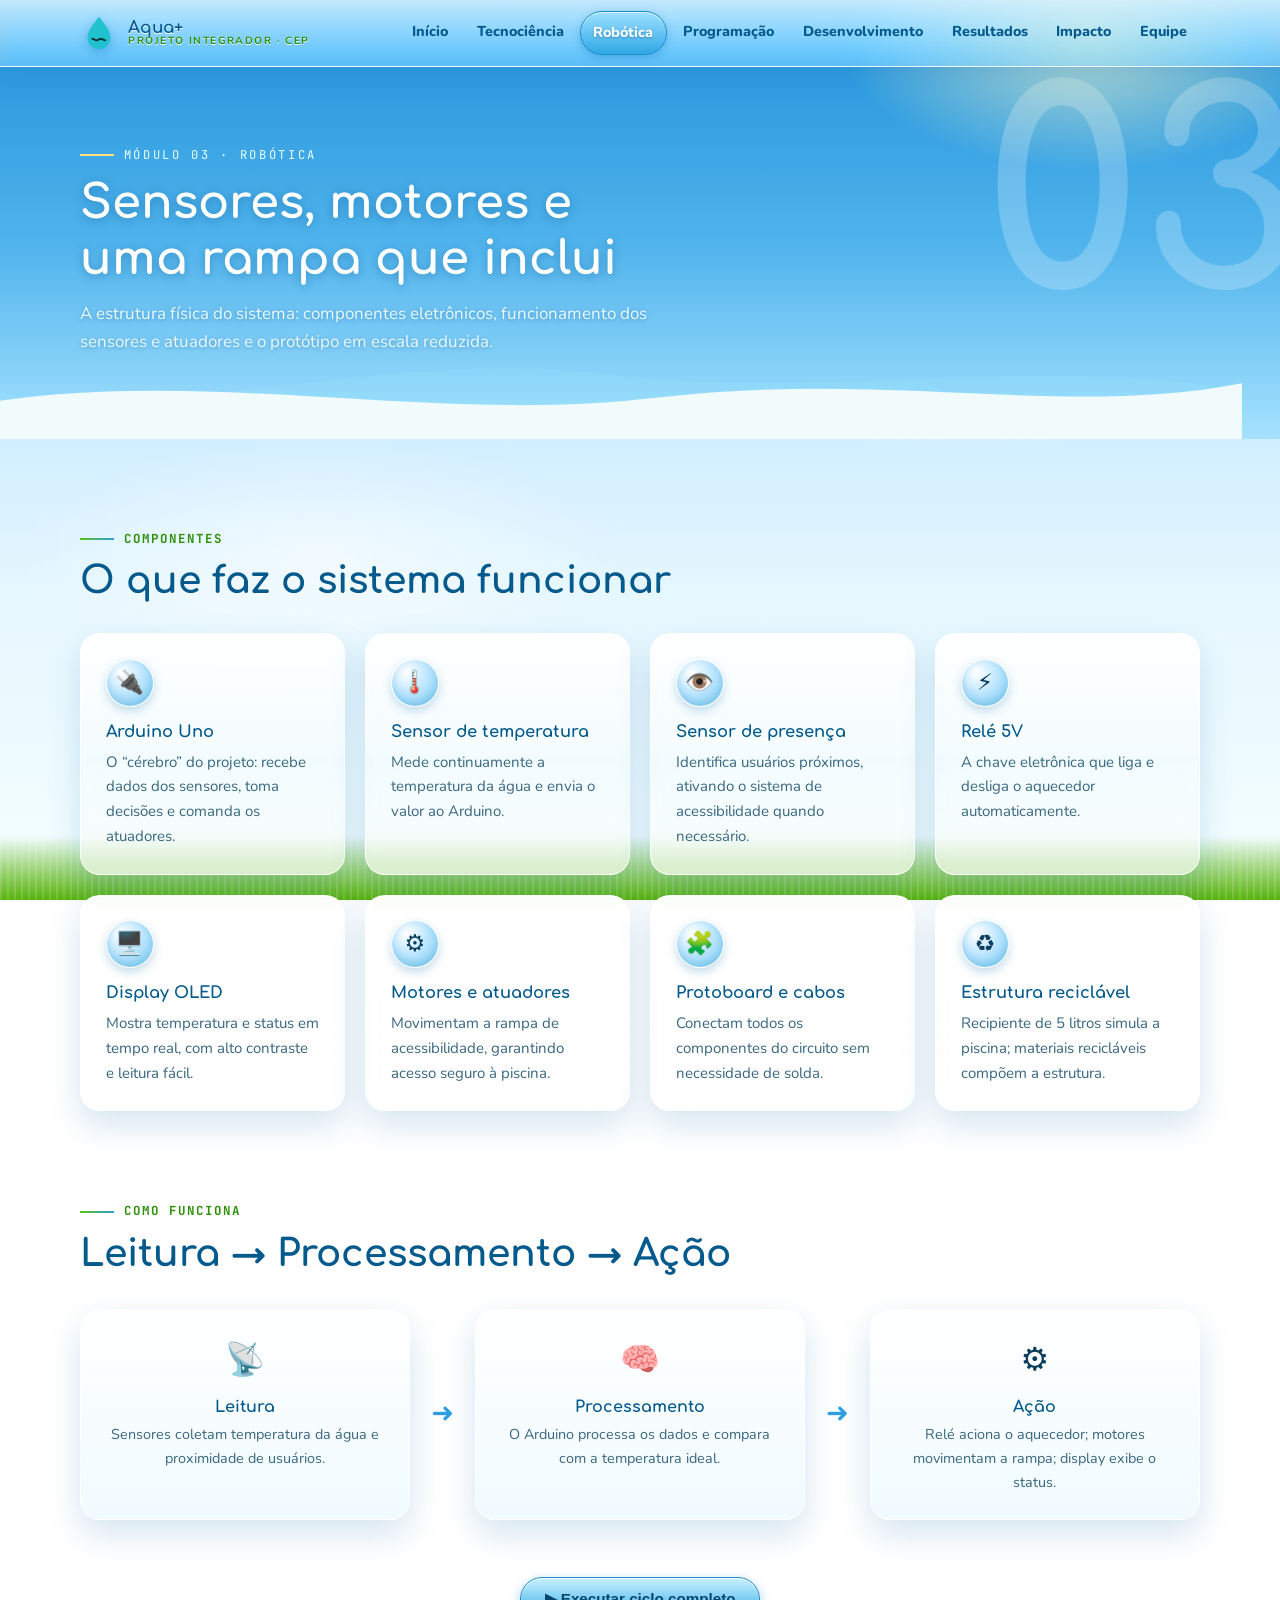
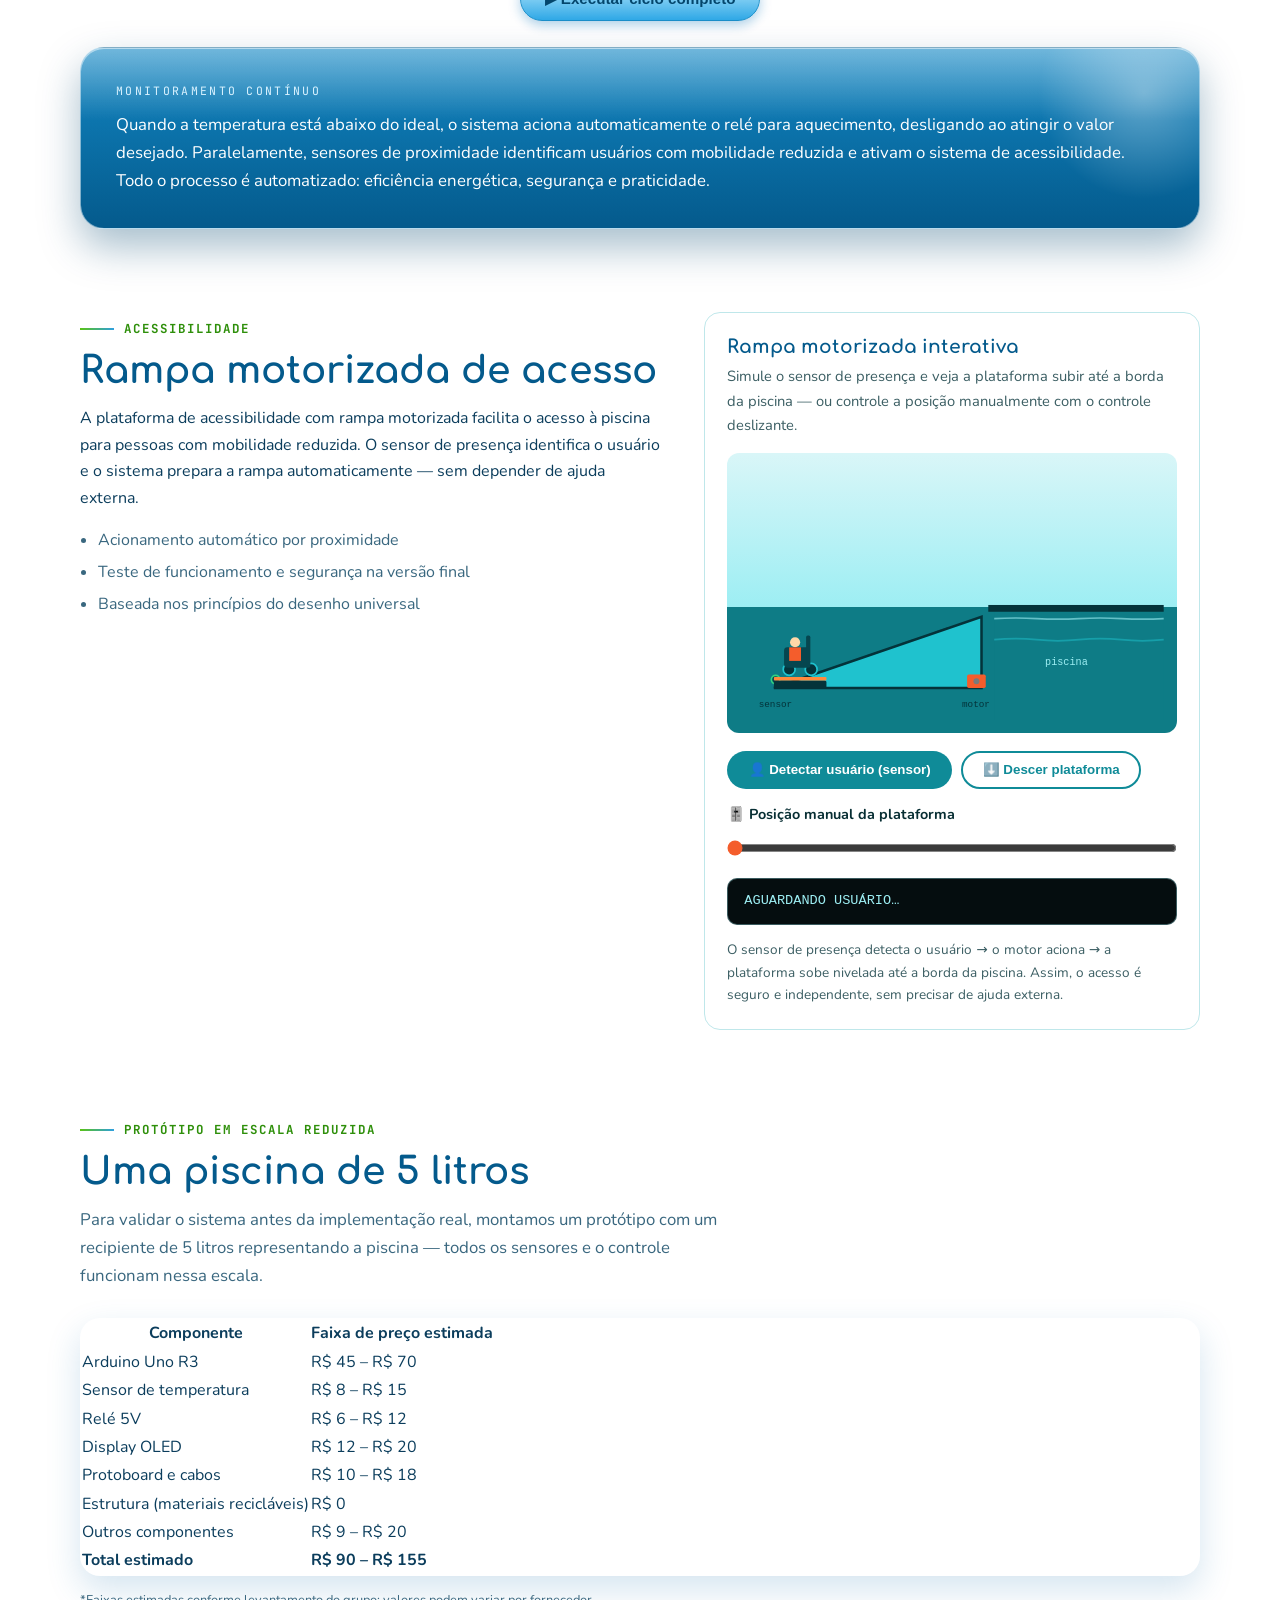
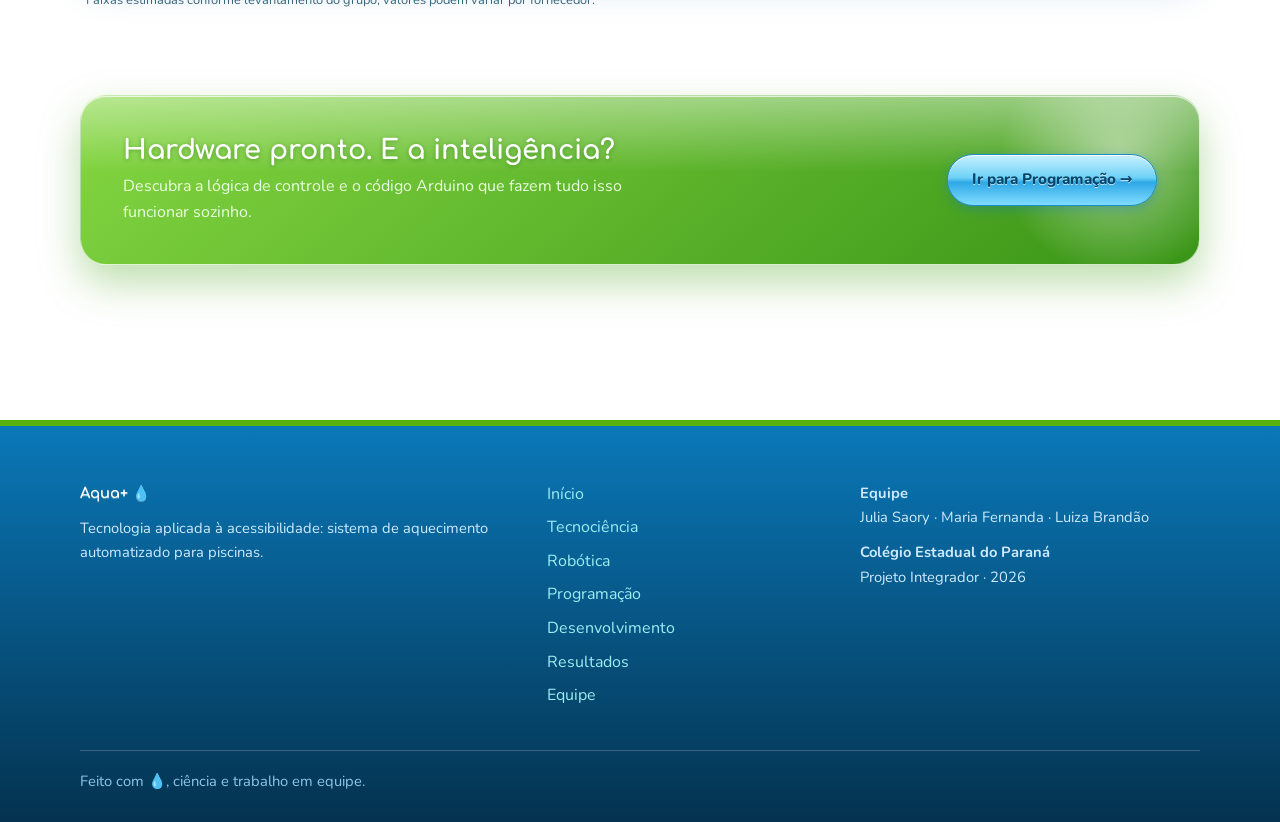
<file: robotica.html>
<!DOCTYPE html>
<html lang="pt-BR">
<head>
<meta charset="UTF-8">
<meta name="viewport" content="width=device-width, initial-scale=1.0">
<title>Robótica · Aqua+ — Projeto Integrador CEP</title>
<meta name="description" content="Componentes, sensores e atuadores do sistema: Arduino, relé, display OLED, rampa motorizada de acessibilidade e protótipo em escala reduzida.">
<meta name="theme-color" content="#04333a">
<link rel="icon" href="data:image/svg+xml,<svg xmlns=%22http://www.w3.org/2000/svg%22 viewBox=%220 0 100 100%22><text y=%22.9em%22 font-size=%2290%22>💧</text></svg>">
<link rel="preconnect" href="https://fonts.googleapis.com">
<link rel="preconnect" href="https://fonts.gstatic.com" crossorigin>
<link href="https://fonts.googleapis.com/css2?family=Atkinson+Hyperlegible:ital,wght@0,400;0,700;1,400&family=JetBrains+Mono:wght@400;700&family=Unbounded:wght@400;600;700;900&display=swap" rel="stylesheet">
<link rel="stylesheet" href="css/estilo.css">
</head>
<body>
<a class="pular" href="#conteudo">Pular para o conteúdo</a>

<header class="topbar">
  <div class="wrap">
    <a class="brand" href="index.html">
      <svg class="brand-mark" viewBox="0 0 40 40" aria-hidden="true">
        <path d="M20 3C13 12 8 18.5 8 25a12 12 0 0 0 24 0c0-6.5-5-13-12-22Z" fill="#1fc2ce"/>
        <path d="M13 26c2 0 2.5 1.6 4.5 1.6S20 26 22 26s2.5 1.6 4.5 1.6" stroke="#04333a" stroke-width="2" fill="none" stroke-linecap="round"/>
      </svg>
      <span class="brand-text">Aqua+<small>Projeto Integrador · CEP</small></span>
    </a>
    <nav class="menu" aria-label="Navegação principal">
      <ul>
        <li><a href="index.html">Início</a></li>
        <li><a href="tecnociencia.html">Tecnociência</a></li>
        <li><a href="robotica.html" class="active" aria-current="page">Robótica</a></li>
        <li><a href="programacao.html">Programação</a></li>
        <li><a href="desenvolvimento.html">Desenvolvimento</a></li>
        <li><a href="resultados.html">Resultados</a></li>
        <li><a href="impacto.html">Impacto</a></li>
        <li><a href="equipe.html">Equipe</a></li>
      </ul>
    </nav>
    <button class="nav-toggle" aria-expanded="false" aria-label="Abrir menu">
      <span></span><span></span><span></span>
    </button>
  </div>
</header>

<main id="conteudo">

  <section class="page-hero">
    <span class="ghost" aria-hidden="true">03</span>
    <div class="wrap">
      <p class="mod">Módulo 03 · Robótica</p>
      <h1>Sensores, motores e uma rampa que inclui</h1>
      <p class="hero-sub">A estrutura física do sistema: componentes eletrônicos, funcionamento dos sensores e atuadores e o protótipo em escala reduzida.</p>
    </div>
    <div class="waves" aria-hidden="true">
      <svg class="w1" viewBox="0 0 1440 120" preserveAspectRatio="none"><path d="M0 62 C 240 108 480 18 720 48 C 960 78 1200 26 1440 66 L 1440 120 L 0 120 Z" fill="rgba(157,238,243,.12)"/></svg>
      <svg class="w2" viewBox="0 0 1440 120" preserveAspectRatio="none"><path d="M0 84 C 260 36 520 104 780 74 C 1040 44 1240 96 1440 58 L 1440 120 L 0 120 Z" fill="#f2fbfc"/></svg>
    </div>
  </section>

  <!-- COMPONENTES -->
  <section class="section" id="componentes">
    <div class="wrap">
      <p class="sec-tag">Componentes</p>
      <h2 class="sec-title">O que faz o sistema funcionar</h2>
      <div class="grid g4" style="margin-top:1.8rem">
        <div class="card reveal"><span class="ico" aria-hidden="true">🔌</span><h3>Arduino Uno</h3><p>O “cérebro” do projeto: recebe dados dos sensores, toma decisões e comanda os atuadores.</p></div>
        <div class="card reveal"><span class="ico" aria-hidden="true">🌡️</span><h3>Sensor de temperatura</h3><p>Mede continuamente a temperatura da água e envia o valor ao Arduino.</p></div>
        <div class="card reveal"><span class="ico" aria-hidden="true">👁️</span><h3>Sensor de presença</h3><p>Identifica usuários próximos, ativando o sistema de acessibilidade quando necessário.</p></div>
        <div class="card reveal"><span class="ico" aria-hidden="true">⚡</span><h3>Relé 5V</h3><p>A chave eletrônica que liga e desliga o aquecedor automaticamente.</p></div>
        <div class="card reveal"><span class="ico" aria-hidden="true">🖥️</span><h3>Display OLED</h3><p>Mostra temperatura e status em tempo real, com alto contraste e leitura fácil.</p></div>
        <div class="card reveal"><span class="ico" aria-hidden="true">⚙️</span><h3>Motores e atuadores</h3><p>Movimentam a rampa de acessibilidade, garantindo acesso seguro à piscina.</p></div>
        <div class="card reveal"><span class="ico" aria-hidden="true">🧩</span><h3>Protoboard e cabos</h3><p>Conectam todos os componentes do circuito sem necessidade de solda.</p></div>
        <div class="card reveal"><span class="ico" aria-hidden="true">♻️</span><h3>Estrutura reciclável</h3><p>Recipiente de 5 litros simula a piscina; materiais recicláveis compõem a estrutura.</p></div>
      </div>
    </div>
  </section>

  <!-- FLUXO -->
  <section class="section" id="fluxo" style="padding-top:0">
    <div class="wrap">
      <p class="sec-tag">Como funciona</p>
      <h2 class="sec-title">Leitura → Processamento → Ação</h2>
      <div class="flow reveal">
        <div class="flow-node"><span class="f-ico" aria-hidden="true">📡</span><h3>Leitura</h3><p>Sensores coletam temperatura da água e proximidade de usuários.</p></div>
        <div class="flow-arrow" aria-hidden="true">➜</div>
        <div class="flow-node"><span class="f-ico" aria-hidden="true">🧠</span><h3>Processamento</h3><p>O Arduino processa os dados e compara com a temperatura ideal.</p></div>
        <div class="flow-arrow" aria-hidden="true">➜</div>
        <div class="flow-node"><span class="f-ico" aria-hidden="true">⚙️</span><h3>Ação</h3><p>Relé aciona o aquecedor; motores movimentam a rampa; display exibe o status.</p></div>
      </div>
      <div class="painel reveal" style="margin-top:1.6rem">
        <p class="painel-rotulo">Monitoramento contínuo</p>
        <p style="color:#fff;font-size:1.05rem">
          Quando a temperatura está abaixo do ideal, o sistema aciona automaticamente o relé
          para aquecimento, desligando ao atingir o valor desejado. Paralelamente, sensores de
          proximidade identificam usuários com mobilidade reduzida e ativam o sistema de
          acessibilidade. Todo o processo é automatizado: eficiência energética, segurança e praticidade.
        </p>
      </div>
    </div>
  </section>

  <!-- ACESSIBILIDADE -->
  <section class="section" id="rampa" style="padding-top:0">
    <div class="wrap split">
      <div>
        <p class="sec-tag">Acessibilidade</p>
        <h2 class="sec-title">Rampa motorizada de acesso</h2>
        <p>
          A plataforma de acessibilidade com rampa motorizada facilita o acesso à piscina para
          pessoas com mobilidade reduzida. O sensor de presença identifica o usuário e o sistema
          prepara a rampa automaticamente — sem depender de ajuda externa.
        </p>
        <ul class="t-list" style="margin-top:1rem">
          <li>Acionamento automático por proximidade</li>
          <li>Teste de funcionamento e segurança na versão final</li>
          <li>Baseada nos princípios do desenho universal</li>
        </ul>
      </div>
      <figure style="background:#fff;border:1px solid #bfe7ea;border-radius:16px;padding:1.4rem">
  <h3 style="margin-bottom:.4rem">Rampa motorizada interativa</h3>
  <p style="color:#3b5e63;font-size:.92rem;margin-bottom:1rem">
    Simule o sensor de presença e veja a plataforma subir até a borda da piscina —
    ou controle a posição manualmente com o controle deslizante.
  </p>

  <div style="background:linear-gradient(180deg,#d9f6f8 0%,#9deef3 55%,#0e7c86 55%);border-radius:12px;padding:.8rem">
    <svg viewBox="0 0 500 300" style="width:100%;height:auto;display:block" role="img"
         aria-label="Simulação interativa da rampa motorizada de acessibilidade da piscina.">
      <!-- água com ondas -->
      <rect x="300" y="170" width="200" height="130" fill="#0e7c86"/>
      <path d="M300 180 Q325 175 350 180 T400 180 T450 180 T500 180" stroke="#9deef3" stroke-width="2" fill="none" opacity=".6">
        <animate attributeName="d" dur="3s" repeatCount="indefinite"
          values="M300 180 Q325 175 350 180 T400 180 T450 180 T500 180;M300 180 Q325 186 350 180 T400 180 T450 180 T500 180;M300 180 Q325 175 350 180 T400 180 T450 180 T500 180"/>
      </path>
      <path d="M300 205 Q325 200 350 205 T400 205 T450 205 T500 205" stroke="#1fc2ce" stroke-width="2" fill="none" opacity=".5">
        <animate attributeName="d" dur="4s" repeatCount="indefinite"
          values="M300 205 Q325 210 350 205 T400 205 T450 205 T500 205;M300 205 Q325 200 350 205 T400 205 T450 205 T500 205;M300 205 Q325 210 350 205 T400 205 T450 205 T500 205"/>
      </path>
      <text x="360" y="235" fill="#9deef3" font-size="12" font-family="monospace">piscina</text>

      <!-- borda da piscina -->
      <rect x="293" y="164" width="207" height="8" fill="#04333a"/>

      <!-- rampa -->
      <path d="M40 262 L285 178 L285 262 Z" fill="#1fc2ce" stroke="#04333a" stroke-width="3"/>
      <g stroke="#04333a" stroke-width="1.5" opacity=".45">
        <line x1="70" y1="252" x2="85" y2="247"/><line x1="110" y1="238" x2="125" y2="233"/>
        <line x1="150" y1="224" x2="165" y2="219"/><line x1="190" y1="210" x2="205" y2="205"/>
        <line x1="230" y1="196" x2="245" y2="191"/>
      </g>

      <!-- sensor de presença -->
      <circle id="rp-halo" cx="42" cy="252" r="8" fill="#31d482" opacity="0"/>
      <circle cx="42" cy="252" r="5" fill="#06464f" stroke="#31d482" stroke-width="2"/>
      <text x="22" y="284" fill="#04333a" font-size="11" font-family="monospace">sensor</text>

      <!-- motor -->
      <rect x="268" y="246" width="22" height="16" rx="2" fill="#f45d2c"/>
      <circle id="rp-led" cx="279" cy="254" r="3.5" fill="#7a7a7a"/>
      <text x="262" y="284" fill="#04333a" font-size="11" font-family="monospace">motor</text>

      <!-- plataforma + cadeirante -->
      <g id="rp-plat" transform="translate(50,255)">
        <rect x="0" y="-9" width="62" height="9" rx="2" fill="#04333a"/>
        <rect x="0" y="-13" width="62" height="4" rx="1" fill="#ff8a3d"/>
        <circle cx="18" cy="-22" r="7" fill="#04333a" stroke="#1fc2ce" stroke-width="2"/>
        <circle cx="44" cy="-22" r="7" fill="#04333a" stroke="#1fc2ce" stroke-width="2"/>
        <rect x="12" y="-48" width="30" height="24" rx="4" fill="#06464f"/>
        <rect x="38" y="-62" width="5" height="38" rx="2" fill="#06464f"/>
        <circle cx="25" cy="-54" r="6" fill="#ffd9a8"/>
        <rect x="18" y="-48" width="14" height="16" fill="#f45d2c"/>
      </g>
    </svg>
  </div>

  <!-- controles -->
  <div style="display:grid;gap:.9rem;margin-top:1.1rem">
    <div style="display:flex;gap:.6rem;flex-wrap:wrap">
      <button id="rp-up" style="padding:.6rem 1.2rem;border-radius:999px;border:2px solid transparent;background:#0f8b98;color:#fff;font-weight:700;cursor:pointer">👤 Detectar usuário (sensor)</button>
      <button id="rp-down" style="padding:.6rem 1.2rem;border-radius:999px;border:2px solid #0f8b98;background:transparent;color:#0f8b98;font-weight:700;cursor:pointer">⬇️ Descer plataforma</button>
    </div>
    <label style="display:grid;gap:.3rem;font-weight:700;font-size:.9rem;color:#072e33">
      🎚️ Posição manual da plataforma
      <input id="rp-slider" type="range" min="0" max="100" value="0" style="accent-color:#f45d2c">
    </label>
    <p id="rp-status" aria-live="polite" style="font-family:monospace;font-size:.85rem;color:#9deef3;background:#050d0f;border:1px solid rgba(157,238,243,.35);border-radius:10px;padding:.7rem 1rem">AGUARDANDO USUÁRIO…</p>
  </div>

  <figcaption style="font-size:.85rem;color:#3b5e63;margin-top:.9rem">
    O sensor de presença detecta o usuário → o motor aciona → a plataforma sobe nivelada até a
    borda da piscina. Assim, o acesso é seguro e independente, sem precisar de ajuda externa.
  </figcaption>

  <script>
  (function(){
    var plat=document.getElementById('rp-plat'),
        led=document.getElementById('rp-led'),
        halo=document.getElementById('rp-halo'),
        slider=document.getElementById('rp-slider'),
        up=document.getElementById('rp-up'),
        down=document.getElementById('rp-down'),
        st=document.getElementById('rp-status');
    if(!plat) return;
    var t=0, alvo=0, last=performance.now();
    function loop(now){
      var dt=Math.min(.05,(now-last)/1000); last=now;
      var movendo=Math.abs(alvo-t)>0.001;
      if(movendo){
        var dir=alvo>t?1:-1;
        t=Math.max(0,Math.min(1,t+dir*0.22*dt));
        if((dir>0&&t>alvo)||(dir<0&&t<alvo)) t=alvo;
      }
      plat.setAttribute('transform','translate('+(40+t*245)+','+(262-t*84)+')');
      slider.value=Math.round(t*100);
      led.setAttribute('fill', movendo ? (Math.floor(now/250)%2 ? '#ffd27a' : '#f45d2c') : '#7a7a7a');
      halo.setAttribute('opacity', alvo>t ? (0.4+0.35*Math.abs(Math.sin(now/150))) : 0);
      if(movendo){ st.textContent = alvo>t ? 'USUÁRIO DETECTADO → SUBINDO…' : 'RETORNANDO…'; }
      else if(t>=0.99){ st.textContent='PLATAFORMA NO TOPO ✓ ACESSO LIBERADO'; }
      else if(t<=0.01){ st.textContent='AGUARDANDO USUÁRIO…'; }
      else{ st.textContent='PLATAFORMA EM POSIÇÃO INTERMEDIÁRIA ('+Math.round(t*100)+'%)'; }
      requestAnimationFrame(loop);
    }
    up.addEventListener('click',function(){alvo=1;});
    down.addEventListener('click',function(){alvo=0;});
    slider.addEventListener('input',function(){alvo=(+slider.value)/100;});
    requestAnimationFrame(loop);
  })();
  </script>
</figure>
    </div>
  </section>

  <!-- PROTÓTIPO E CUSTO -->
  <section class="section" id="prototipo" style="padding-top:0">
    <div class="wrap">
      <p class="sec-tag">Protótipo em escala reduzida</p>
      <h2 class="sec-title">Uma piscina de 5 litros</h2>
      <p class="sec-lead">
        Para validar o sistema antes da implementação real, montamos um protótipo com um
        recipiente de 5 litros representando a piscina — todos os sensores e o controle
        funcionam nessa escala.
      </p>
      <div class="table-wrap reveal" style="margin-top:1.8rem;border-radius:var(--raio);box-shadow:var(--sombra);overflow:hidden">
        <table class="tabela">
          <thead>
            <tr><th>Componente</th><th>Faixa de preço estimada</th></tr>
          </thead>
          <tbody>
            <tr><td>Arduino Uno R3</td><td>R$ 45 – R$ 70</td></tr>
            <tr><td>Sensor de temperatura</td><td>R$ 8 – R$ 15</td></tr>
            <tr><td>Relé 5V</td><td>R$ 6 – R$ 12</td></tr>
            <tr><td>Display OLED</td><td>R$ 12 – R$ 20</td></tr>
            <tr><td>Protoboard e cabos</td><td>R$ 10 – R$ 18</td></tr>
            <tr><td>Estrutura (materiais recicláveis)</td><td>R$ 0</td></tr>
            <tr><td>Outros componentes</td><td>R$ 9 – R$ 20</td></tr>
            <tr><td><strong>Total estimado</strong></td><td><strong>R$ 90 – R$ 155</strong></td></tr>
          </tbody>
        </table>
      </div>
      <p class="nota">*Faixas estimadas conforme levantamento do grupo; valores podem variar por fornecedor.</p>
    </div>
  </section>

  <!-- CTA -->
  <section class="section" style="padding-top:0">
    <div class="wrap">
      <div class="cta-band reveal">
        <div>
          <h2>Hardware pronto. E a inteligência?</h2>
          <p>Descubra a lógica de controle e o código Arduino que fazem tudo isso funcionar sozinho.</p>
        </div>
        <a class="btn btn-solid" href="programacao.html" style="position:relative;z-index:2">Ir para Programação →</a>
      </div>
    </div>
  </section>

</main>

<footer class="footer">
  <div class="wrap footer-grid">
    <div>
      <p class="footer-brand">Aqua+ 💧</p>
      <p>Tecnologia aplicada à acessibilidade: sistema de aquecimento automatizado para piscinas.</p>
    </div>
    <nav aria-label="Mapa do site">
      <ul>
        <li><a href="index.html">Início</a></li>
        <li><a href="tecnociencia.html">Tecnociência</a></li>
        <li><a href="robotica.html">Robótica</a></li>
        <li><a href="programacao.html">Programação</a></li>
        <li><a href="desenvolvimento.html">Desenvolvimento</a></li>
        <li><a href="resultados.html">Resultados</a></li>
        <li><a href="equipe.html">Equipe</a></li>
      </ul>
    </nav>
    <div>
      <p><strong>Equipe</strong><br>Julia Saory · Maria Fernanda · Luiza Brandão</p>
      <p><strong>Colégio Estadual do Paraná</strong><br>Projeto Integrador · <span id="ano">2026</span></p>
    </div>
  </div>
  <div class="wrap footer-base"><p>Feito com 💧, ciência e trabalho em equipe.</p></div>
</footer>

<script src="js/script.js"></script>
</body>
</html>
</file>
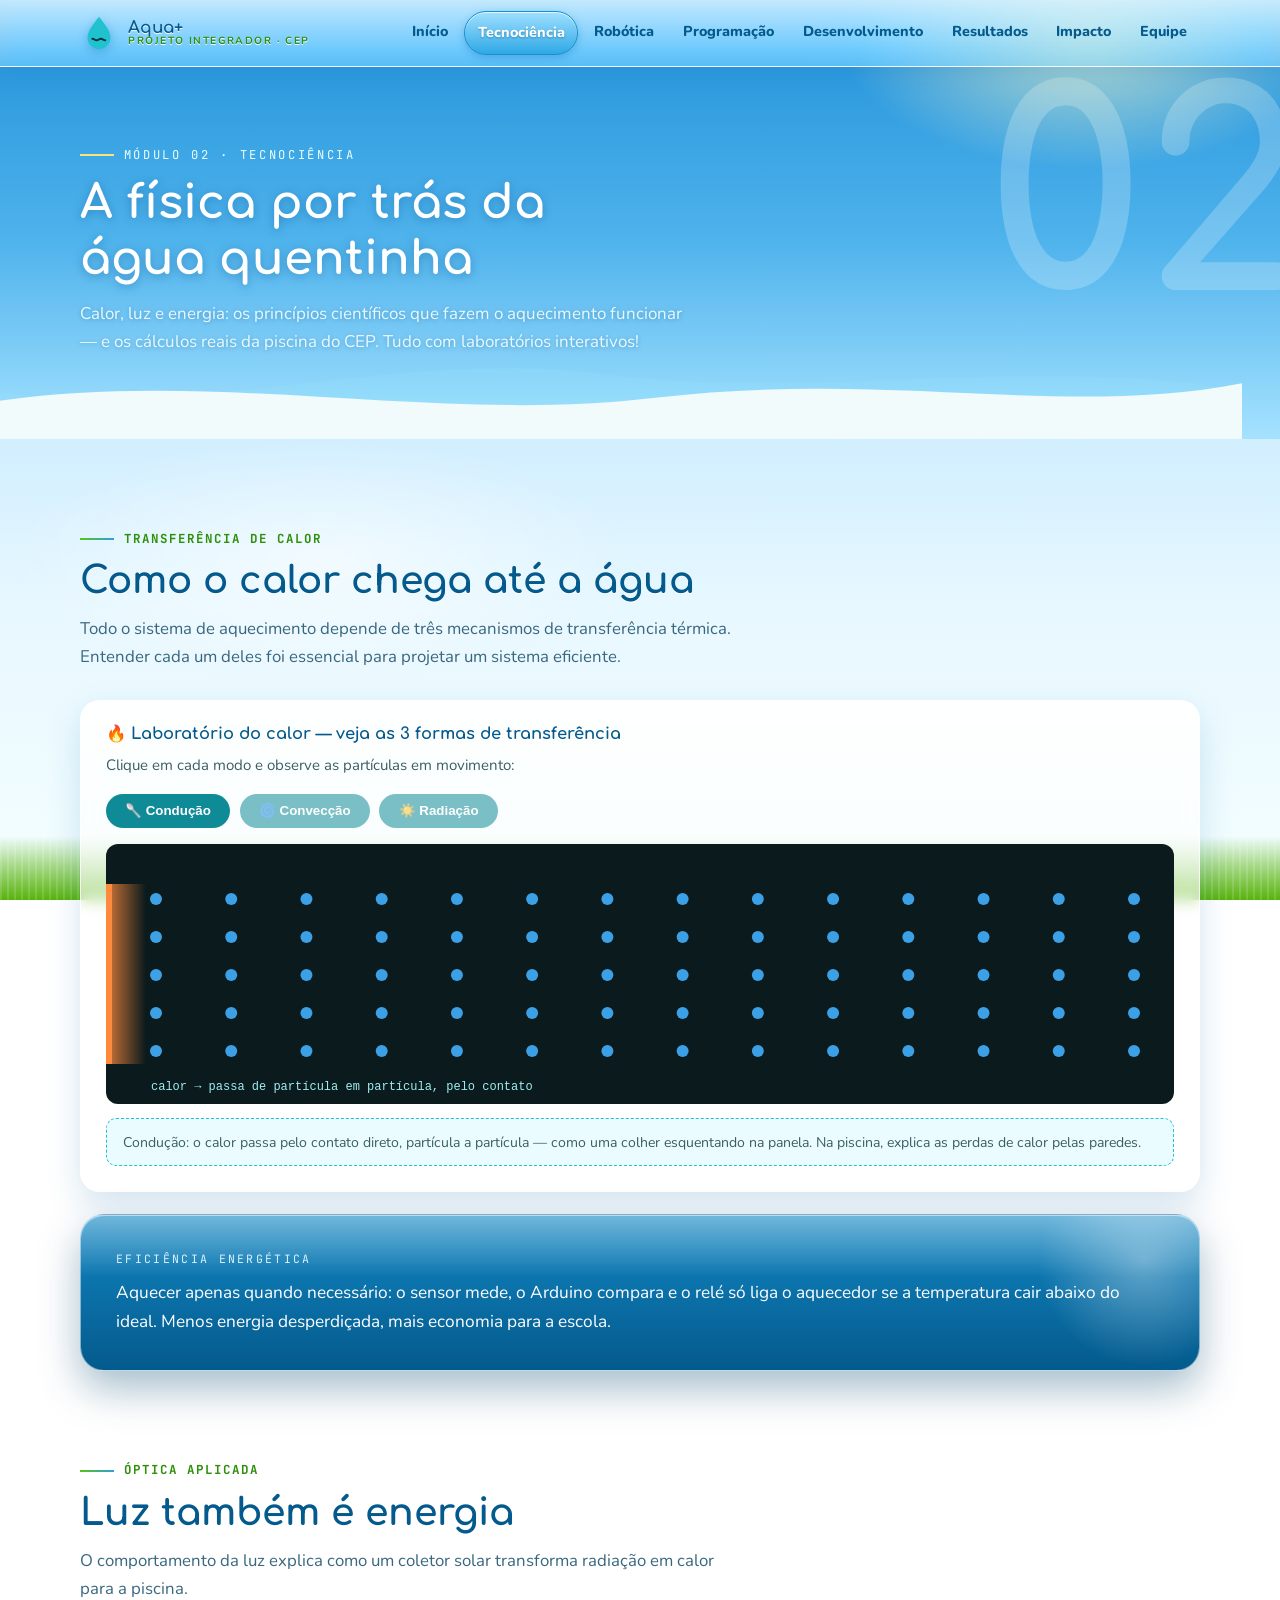
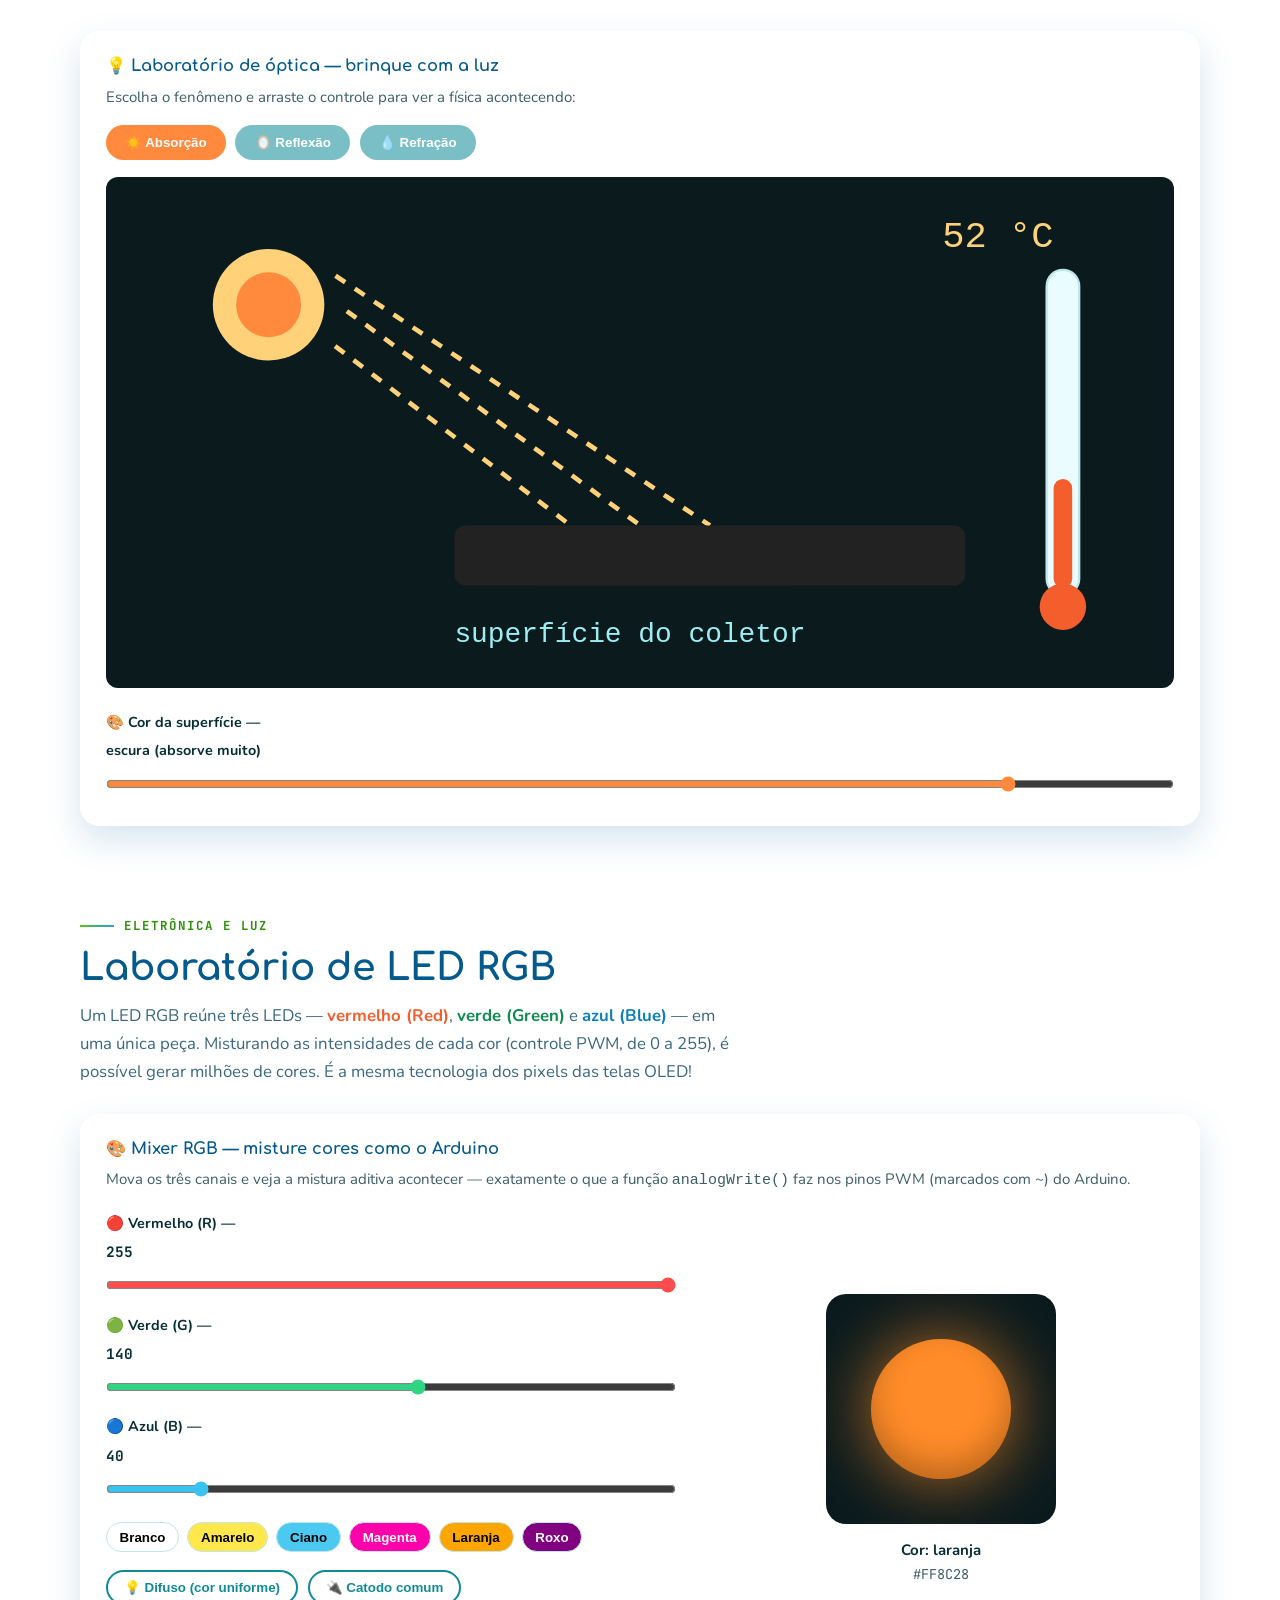
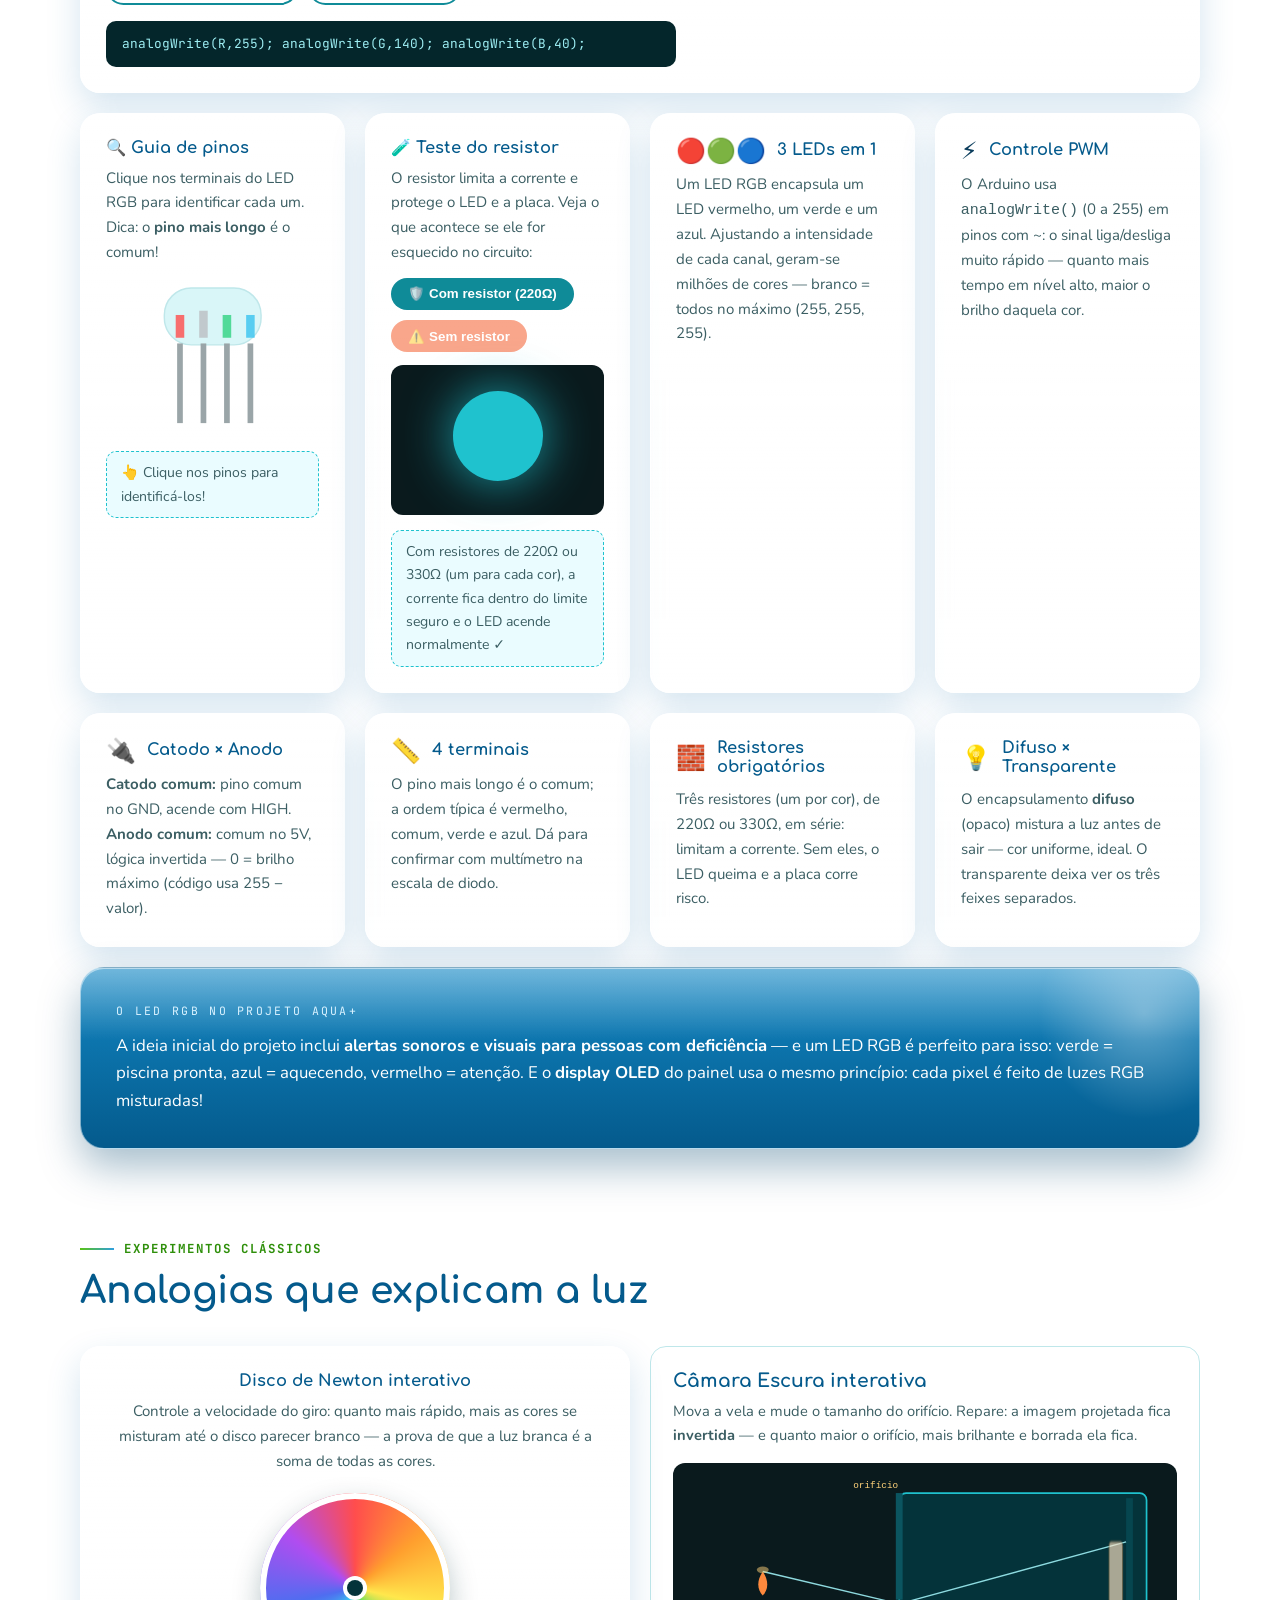
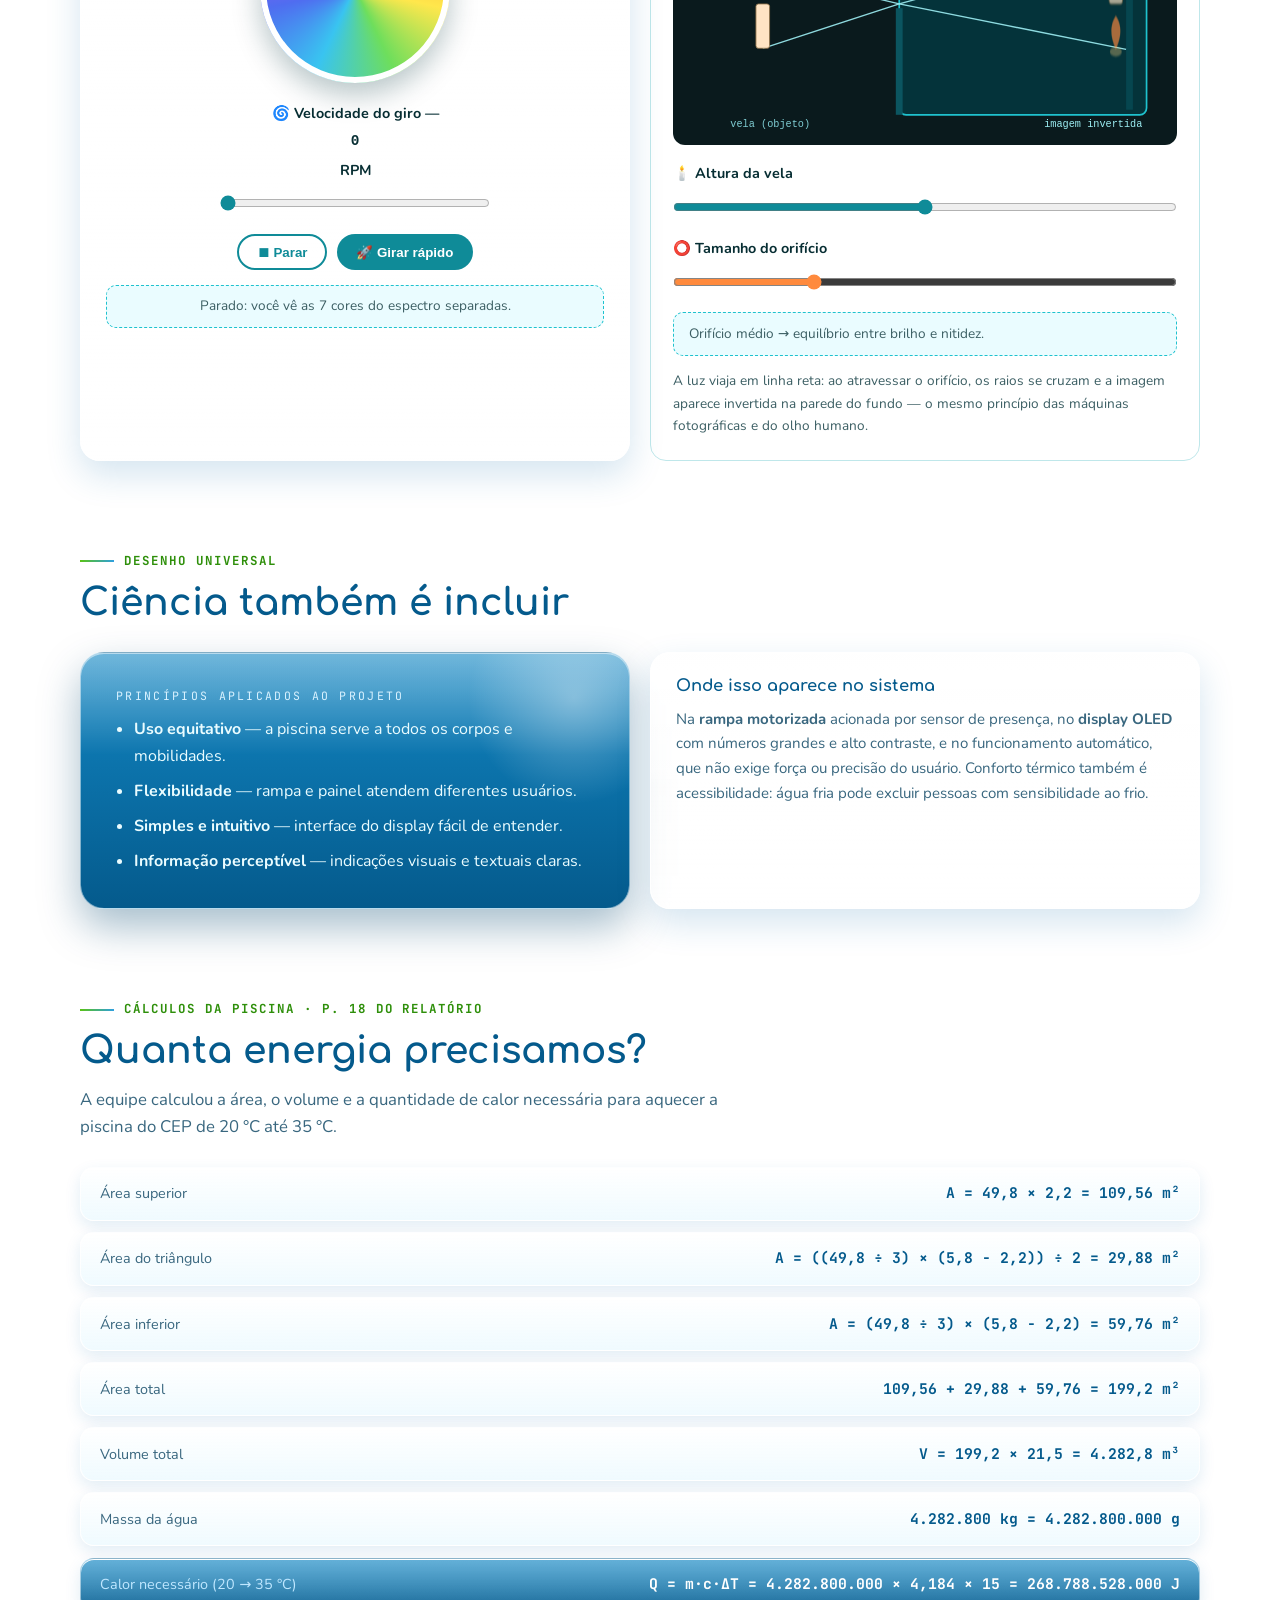
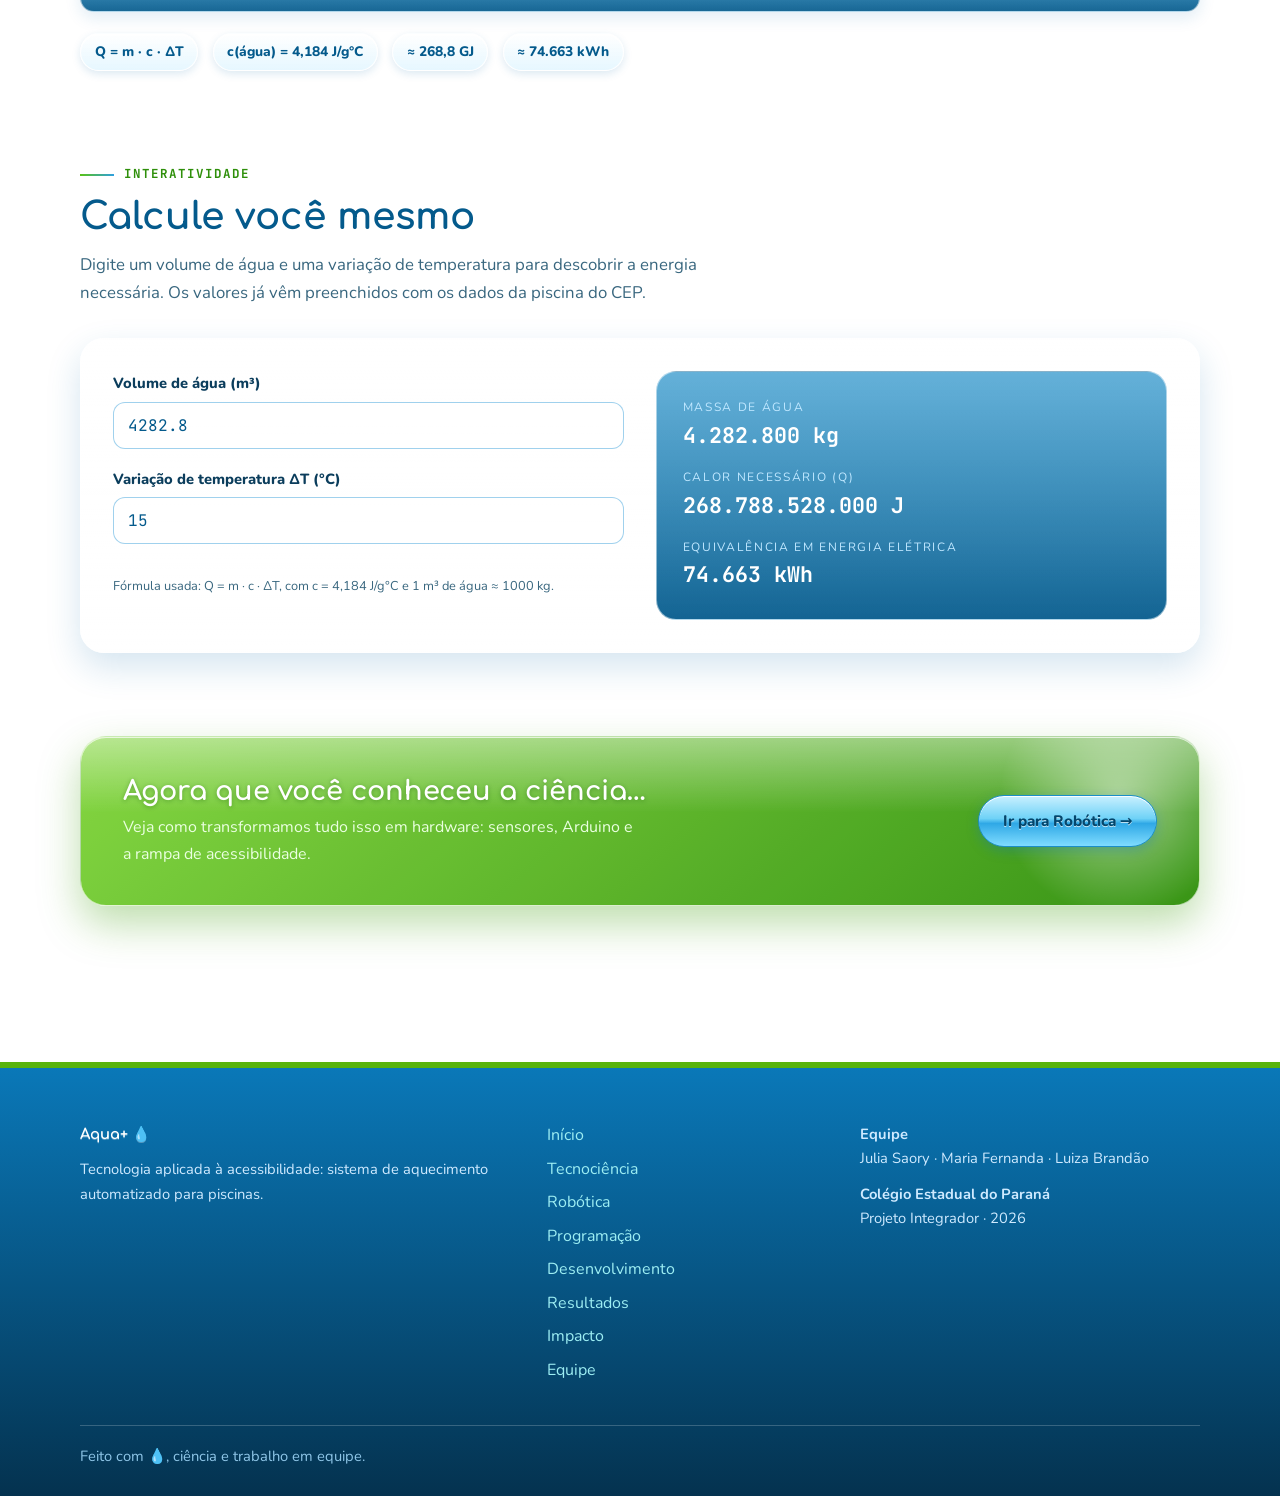
<file: tecnociencia.html>
<!DOCTYPE html>
<html lang="pt-BR">
<head>
<meta charset="UTF-8">
<meta name="viewport" content="width=device-width, initial-scale=1.0">
<title>Tecnociência · Aqua+ — Projeto Integrador CEP</title>
<meta name="description" content="Transferência de calor, óptica aplicada, LED RGB, Disco de Newton, Câmara Escura e os cálculos reais de área, volume e energia da piscina do CEP — com laboratórios interativos.">
<meta name="theme-color" content="#04333a">
<link rel="icon" href="data:image/svg+xml,<svg xmlns=%22http://www.w3.org/2000/svg%22 viewBox=%220 0 100 100%22><text y=%22.9em%22 font-size=%2290%22>💧</text></svg>">
<link rel="preconnect" href="https://fonts.googleapis.com">
<link rel="preconnect" href="https://fonts.gstatic.com" crossorigin>
<link href="https://fonts.googleapis.com/css2?family=Atkinson+Hyperlegible:ital,wght@0,400;0,700;1,400&family=JetBrains+Mono:wght@400;700&family=Unbounded:wght@400;600;700;900&display=swap" rel="stylesheet">
<link rel="stylesheet" href="css/estilo.css">
</head>
<body>
<a class="pular" href="#conteudo">Pular para o conteúdo</a>

<header class="topbar">
  <div class="wrap">
    <a class="brand" href="index.html">
      <svg class="brand-mark" viewBox="0 0 40 40" aria-hidden="true">
        <path d="M20 3C13 12 8 18.5 8 25a12 12 0 0 0 24 0c0-6.5-5-13-12-22Z" fill="#1fc2ce"/>
        <path d="M13 26c2 0 2.5 1.6 4.5 1.6S20 26 22 26s2.5 1.6 4.5 1.6" stroke="#04333a" stroke-width="2" fill="none" stroke-linecap="round"/>
      </svg>
      <span class="brand-text">Aqua+<small>Projeto Integrador · CEP</small></span>
    </a>
    <nav class="menu" aria-label="Navegação principal">
      <ul>
        <li><a href="index.html">Início</a></li>
        <li><a href="tecnociencia.html" class="active" aria-current="page">Tecnociência</a></li>
        <li><a href="robotica.html">Robótica</a></li>
        <li><a href="programacao.html">Programação</a></li>
        <li><a href="desenvolvimento.html">Desenvolvimento</a></li>
        <li><a href="resultados.html">Resultados</a></li>
        <li><a href="impacto.html">Impacto</a></li>
        <li><a href="equipe.html">Equipe</a></li>
      </ul>
    </nav>
    <button class="nav-toggle" aria-expanded="false" aria-label="Abrir menu">
      <span></span><span></span><span></span>
    </button>
  </div>
</header>

<main id="conteudo">

  <section class="page-hero">
    <span class="ghost" aria-hidden="true">02</span>
    <div class="wrap">
      <p class="mod">Módulo 02 · Tecnociência</p>
      <h1>A física por trás da água quentinha</h1>
      <p class="hero-sub">Calor, luz e energia: os princípios científicos que fazem o aquecimento funcionar — e os cálculos reais da piscina do CEP. Tudo com laboratórios interativos!</p>
    </div>
    <div class="waves" aria-hidden="true">
      <svg class="w1" viewBox="0 0 1440 120" preserveAspectRatio="none"><path d="M0 62 C 240 108 480 18 720 48 C 960 78 1200 26 1440 66 L 1440 120 L 0 120 Z" fill="rgba(157,238,243,.12)"/></svg>
      <svg class="w2" viewBox="0 0 1440 120" preserveAspectRatio="none"><path d="M0 84 C 260 36 520 104 780 74 C 1040 44 1240 96 1440 58 L 1440 120 L 0 120 Z" fill="#f2fbfc"/></svg>
    </div>
  </section>

  <!-- ══════════════ LABORATÓRIO DO CALOR ══════════════ -->
  <section class="section" id="calor">
    <div class="wrap">
      <p class="sec-tag">Transferência de calor</p>
      <h2 class="sec-title">Como o calor chega até a água</h2>
      <p class="sec-lead">Todo o sistema de aquecimento depende de três mecanismos de transferência térmica. Entender cada um deles foi essencial para projetar um sistema eficiente.</p>

      <div class="grid" style="margin-top:1.8rem">
        <div class="card reveal" style="grid-column:1/-1">
          <h3>🔥 Laboratório do calor — veja as 3 formas de transferência</h3>
          <p style="color:#3b5e63;font-size:.94rem;margin:.5rem 0 1rem">Clique em cada modo e observe as partículas em movimento:</p>
          <div style="display:flex;gap:.6rem;flex-wrap:wrap;margin-bottom:1rem">
            <button data-modo="conducao" style="padding:.6rem 1.2rem;border-radius:999px;border:0;background:#0f8b98;color:#fff;font-weight:700;cursor:pointer">🥄 Condução</button>
            <button data-modo="conveccao" style="padding:.6rem 1.2rem;border-radius:999px;border:0;background:#0f8b98;color:#fff;font-weight:700;cursor:pointer;opacity:.55">🌀 Convecção</button>
            <button data-modo="radiacao" style="padding:.6rem 1.2rem;border-radius:999px;border:0;background:#0f8b98;color:#fff;font-weight:700;cursor:pointer;opacity:.55">☀️ Radiação</button>
          </div>
          <canvas id="calor-canvas" style="width:100%;height:260px;display:block;border-radius:12px;background:#0a1a1d"></canvas>
          <p id="calor-msg" aria-live="polite" style="margin-top:.9rem;font-size:.88rem;color:#3b5e63;background:#eafcff;border:1px dashed #1fc2ce;border-radius:10px;padding:.7rem 1rem"></p>

          <script>
          (function(){
            var cv=document.getElementById('calor-canvas'); if(!cv) return;
            var ctx=cv.getContext('2d'),W,H,modo='conducao',t=0,P=[],F=[];
            function init(){ t=0;P=[];F=[];
              if(modo=='conducao'){for(var c=0;c<14;c++)for(var r=0;r<5;r++)P.push({c:c,x:50+c*((W-90)/13),y:55+r*38,e:0});}
              else if(modo=='conveccao'){for(var i=0;i<70;i++)P.push({x:Math.random()*W,y:Math.random()*(H-30),vx:0,vy:0,tp:Math.random()});}
              else{for(var j=0;j<24;j++)F.push({x:80+Math.random()*40,y:35+Math.random()*40,ph:Math.random()*6});}
            }
            function resize(){W=cv.width=cv.clientWidth;H=cv.height=260;init();}
            function cor(tp){return 'rgb('+Math.round(60+tp*195)+','+Math.round(160-tp*60)+','+Math.round(230-tp*180)+')';}
            function loop(){
              t+=.016; ctx.clearRect(0,0,W,H);
              if(modo=='conducao'){
                ctx.fillStyle='#ff8a3d'; ctx.fillRect(0,40,6,H-80);
                var g=ctx.createLinearGradient(6,0,40,0); g.addColorStop(0,'rgba(255,138,61,.7)'); g.addColorStop(1,'rgba(255,138,61,0)');
                ctx.fillStyle=g; ctx.fillRect(6,40,34,H-80);
                P.forEach(function(p){
                  p.e=Math.max(0,Math.min(1,t*.25-p.c*.16));
                  var v=p.e*3;
                  ctx.fillStyle=cor(p.e);
                  ctx.beginPath(); ctx.arc(p.x+(Math.random()-.5)*v*2,p.y+(Math.random()-.5)*v*2,6,0,7); ctx.fill();
                });
                ctx.fillStyle='#9deef3'; ctx.font='12px monospace';
                ctx.fillText('calor → passa de partícula em partícula, pelo contato',45,H-14);
              } else if(modo=='conveccao'){
                ctx.fillStyle='rgba(255,138,61,.85)'; ctx.fillRect(0,H-8,W,8);
                P.forEach(function(p){
                  if(p.y>H-45)p.tp=Math.min(1,p.tp+.03);
                  if(p.y<45)p.tp=Math.max(0,p.tp-.02);
                  p.vy+=.06*(.5-p.tp); p.vy*=.98; p.vx+=(Math.random()-.5)*.03; p.vx*=.98;
                  p.x+=p.vx*2; p.y+=p.vy*2;
                  p.x=Math.max(10,Math.min(W-10,p.x)); p.y=Math.max(14,Math.min(H-14,p.y));
                  ctx.fillStyle=cor(p.tp); ctx.beginPath(); ctx.arc(p.x,p.y,5,0,7); ctx.fill();
                });
                ctx.fillStyle='#9deef3'; ctx.font='12px monospace';
                ctx.fillText('água quente sobe ↑  água fria desce ↓  → correntes de convecção',20,24);
              } else {
                ctx.fillStyle='#ffd27a'; ctx.beginPath(); ctx.arc(60,60,26,0,7); ctx.fill();
                ctx.fillStyle='#ff8a3d'; ctx.beginPath(); ctx.arc(60,60,15,0,7); ctx.fill();
                F.forEach(function(f){
                  f.x+=2.2; if(f.x>W-60){f.x=85;f.ph=Math.random()*6;}
                  ctx.strokeStyle='rgba(255,210,122,.9)'; ctx.lineWidth=2; ctx.beginPath();
                  for(var k=0;k<22;k++){var x=f.x+k*3,y=f.y+k*.6+Math.sin(k*.8+f.ph)*4; k?ctx.lineTo(x,y):ctx.moveTo(x,y);}
                  ctx.stroke();
                });
                ctx.fillStyle='#0a4a52'; ctx.fillRect(W-38,30,24,H-60);
                ctx.fillStyle='rgba(255,138,61,'+(0.2+0.3*Math.abs(Math.sin(t)))+')'; ctx.fillRect(W-38,30,24,H-60);
                ctx.fillStyle='#9deef3'; ctx.font='12px monospace';
                ctx.fillText('o Sol emite ondas → a superfície escura absorve e aquece',20,H-14);
              }
              requestAnimationFrame(loop);
            }
            var bs=document.querySelectorAll('[data-modo]');
            bs.forEach(function(b){ b.addEventListener('click',function(){
              modo=b.dataset.modo; init();
              bs.forEach(function(x){x.style.opacity=(x===b)?1:.55;});
              document.getElementById('calor-msg').textContent =
                modo=='conducao' ? 'Condução: o calor passa pelo contato direto, partícula a partícula — como uma colher esquentando na panela. Na piscina, explica as perdas de calor pelas paredes.' :
                modo=='conveccao' ? 'Convecção: a água aquecida fica menos densa e sobe, a fria desce — assim o calor se espalha pela piscina inteira.' :
                'Radiação: a energia do Sol viaja em ondas e aquece o que a absorve — é o princípio dos coletores solares do projeto.';
            });});
            addEventListener('resize',resize); resize(); if(bs.length)bs[0].click();
            requestAnimationFrame(loop);
          })();
          </script>
        </div>
      </div>

      <div class="painel reveal" style="margin-top:1.4rem">
        <p class="painel-rotulo">Eficiência energética</p>
        <p style="color:#fff;font-size:1.08rem">
          Aquecer apenas quando necessário: o sensor mede, o Arduino compara e o relé só liga o
          aquecedor se a temperatura cair abaixo do ideal. Menos energia desperdiçada, mais
          economia para a escola.
        </p>
      </div>
    </div>
  </section>

  <!-- ══════════════ LABORATÓRIO DE ÓPTICA ══════════════ -->
  <section class="section" id="optica" style="padding-top:0">
    <div class="wrap">
      <p class="sec-tag">Óptica aplicada</p>
      <h2 class="sec-title">Luz também é energia</h2>
      <p class="sec-lead">O comportamento da luz explica como um coletor solar transforma radiação em calor para a piscina.</p>

      <div class="grid" style="margin-top:1.8rem">
        <div class="card reveal" style="grid-column:1/-1">
          <h3>💡 Laboratório de óptica — brinque com a luz</h3>
          <p style="color:#3b5e63;font-size:.94rem;margin:.5rem 0 1rem">Escolha o fenômeno e arraste o controle para ver a física acontecendo:</p>
          <div style="display:flex;gap:.6rem;flex-wrap:wrap;margin-bottom:1.1rem">
            <button data-aba="abs" style="padding:.6rem 1.2rem;border-radius:999px;border:0;background:#ff8a3d;color:#fff;font-weight:700;cursor:pointer">☀️ Absorção</button>
            <button data-aba="refl" style="padding:.6rem 1.2rem;border-radius:999px;border:0;background:#0f8b98;color:#fff;font-weight:700;cursor:pointer;opacity:.55">🪞 Reflexão</button>
            <button data-aba="refr" style="padding:.6rem 1.2rem;border-radius:999px;border:0;background:#0f8b98;color:#fff;font-weight:700;cursor:pointer;opacity:.55">💧 Refração</button>
          </div>
          <style>.aba-opt{display:none}.aba-opt.ativa{display:block}</style>

          <!-- ABSORÇÃO -->
          <div id="aba-abs" class="aba-opt ativa">
            <svg viewBox="0 0 460 220" style="width:100%;background:#0a1a1d;border-radius:12px">
              <circle cx="70" cy="55" r="24" fill="#ffd27a"/><circle cx="70" cy="55" r="14" fill="#ff8a3d"/>
              <g stroke="#ffd27a" stroke-width="2" stroke-dasharray="5 5">
                <line x1="95" y1="70" x2="200" y2="150"><animate attributeName="stroke-dashoffset" from="10" to="0" dur=".8s" repeatCount="indefinite"/></line>
                <line x1="100" y1="55" x2="230" y2="150"><animate attributeName="stroke-dashoffset" from="10" to="0" dur=".8s" repeatCount="indefinite"/></line>
                <line x1="95" y1="40" x2="260" y2="150"><animate attributeName="stroke-dashoffset" from="10" to="0" dur=".8s" repeatCount="indefinite"/></line>
              </g>
              <rect id="abs-sup" x="150" y="150" width="220" height="26" rx="5" fill="#222"/>
              <text x="150" y="200" fill="#9deef3" font-size="12" font-family="monospace">superfície do coletor</text>
              <rect x="405" y="40" width="14" height="140" rx="7" fill="#eafcff" stroke="#bfe7ea"/>
              <rect id="abs-term" x="408" y="130" width="8" height="47" rx="4" fill="#f45d2c"/>
              <circle cx="412" cy="185" r="10" fill="#f45d2c"/>
              <text id="abs-temp" x="360" y="30" fill="#ffd27a" font-size="16" font-family="monospace">52 °C</text>
            </svg>
            <label style="display:grid;gap:.3rem;font-weight:700;font-size:.9rem;color:#072e33;margin-top:.9rem">
              🎨 Cor da superfície — <span id="abs-lbl">escura (absorve muito)</span>
              <input id="abs-slider" type="range" min="0" max="100" value="85" style="accent-color:#ff8a3d">
            </label>
          </div>

          <!-- REFLEXÃO -->
          <div id="aba-refl" class="aba-opt">
            <svg viewBox="0 0 460 240" style="width:100%;background:#0a1a1d;border-radius:12px">
              <line x1="60" y1="180" x2="400" y2="180" stroke="#1fc2ce" stroke-width="6" stroke-linecap="round"/>
              <line x1="230" y1="40" x2="230" y2="180" stroke="#9deef3" stroke-width="1.5" stroke-dasharray="4 5"/>
              <line id="refl-in" x1="130" y1="80" x2="230" y2="180" stroke="#ffd27a" stroke-width="3"/>
              <line id="refl-out" x1="230" y1="180" x2="330" y2="80" stroke="#ffd27a" stroke-width="3"/>
              <text id="refl-txt" x="150" y="30" fill="#ffd27a" font-size="15" font-family="monospace">θi = θr = 45°</text>
              <text x="60" y="205" fill="#9deef3" font-size="12" font-family="monospace">espelho / superfície refletora</text>
            </svg>
            <label style="display:grid;gap:.3rem;font-weight:700;font-size:.9rem;color:#072e33;margin-top:.9rem">
              📐 Ângulo do raio de luz
              <input id="refl-slider" type="range" min="10" max="80" value="45" style="accent-color:#1fc2ce">
            </label>
          </div>

          <!-- REFRAÇÃO -->
          <div id="aba-refr" class="aba-opt">
            <svg viewBox="0 0 460 240" style="width:100%;border-radius:12px">
              <rect x="0" y="0" width="460" height="120" fill="#eafcff"/>
              <rect x="0" y="120" width="460" height="120" fill="#7adfe6"/>
              <line x1="0" y1="120" x2="460" y2="120" stroke="#04333a" stroke-width="2"/>
              <line x1="230" y1="20" x2="230" y2="220" stroke="#04333a" stroke-width="1.2" stroke-dasharray="4 5" opacity=".5"/>
              <line id="refr-in" x1="150" y1="40" x2="230" y2="120" stroke="#f45d2c" stroke-width="3"/>
              <line id="refr-out" x1="230" y1="120" x2="290" y2="215" stroke="#f45d2c" stroke-width="3"/>
              <text id="refr-txt" x="140" y="235" fill="#04333a" font-size="14" font-family="monospace">ar θ1=45° → água θ2=32°</text>
              <text x="12" y="20" fill="#0f8b98" font-size="12" font-family="monospace">AR</text>
              <text x="12" y="140" fill="#04333a" font-size="12" font-family="monospace">ÁGUA</text>
            </svg>
            <label style="display:grid;gap:.3rem;font-weight:700;font-size:.9rem;color:#072e33;margin-top:.9rem">
              📐 Ângulo de entrada da luz
              <input id="refr-slider" type="range" min="10" max="80" value="45" style="accent-color:#f45d2c">
            </label>
          </div>

          <script>
          (function(){
            var abas=document.querySelectorAll('[data-aba]');
            abas.forEach(function(b){ b.addEventListener('click',function(){
              document.querySelectorAll('.aba-opt').forEach(function(p){p.classList.remove('ativa');});
              document.getElementById('aba-'+b.dataset.aba).classList.add('ativa');
              abas.forEach(function(x){
                x.style.opacity=(x===b)?1:.55;
                x.style.background=(x===b)?'#ff8a3d':'#0f8b98';
              });
            });});
            var as=document.getElementById('abs-slider');
            if(as) as.addEventListener('input',function(){
              var v=+as.value, c=Math.round(240-v*2.2), temp=Math.round(22+v*.38);
              document.getElementById('abs-sup').setAttribute('fill','rgb('+c+','+c+','+c+')');
              document.getElementById('abs-temp').textContent=temp+' °C';
              var h=20+v*1.2;
              document.getElementById('abs-term').setAttribute('height',h);
              document.getElementById('abs-term').setAttribute('y',177-h);
              document.getElementById('abs-lbl').textContent = v<33?'clara (reflete, aquece pouco)':v<66?'média':'escura (absorve muito)';
            });
            var rs=document.getElementById('refl-slider');
            if(rs) rs.addEventListener('input',function(){
              var th=+rs.value*Math.PI/180, L=130;
              var x=L*Math.sin(th), y=L*Math.cos(th);
              document.getElementById('refl-in').setAttribute('x1',230-x); document.getElementById('refl-in').setAttribute('y1',180-y);
              document.getElementById('refl-out').setAttribute('x2',230+x); document.getElementById('refl-out').setAttribute('y2',180-y);
              document.getElementById('refl-txt').textContent='θi = θr = '+rs.value+'°';
            });
            var fs=document.getElementById('refr-slider');
            if(fs) fs.addEventListener('input',function(){
              var t1=+fs.value, s2=Math.sin(t1*Math.PI/180)/1.33, t2=Math.asin(s2);
              var L1=110, L2=105;
              document.getElementById('refr-in').setAttribute('x1',230-L1*Math.sin(t1*Math.PI/180));
              document.getElementById('refr-in').setAttribute('y1',120-L1*Math.cos(t1*Math.PI/180));
              document.getElementById('refr-out').setAttribute('x2',230+L2*Math.sin(t2));
              document.getElementById('refr-out').setAttribute('y2',120+L2*Math.cos(t2));
              document.getElementById('refr-txt').textContent='ar θ1='+t1+'° → água θ2='+Math.round(t2*180/Math.PI)+'°';
            });
          })();
          </script>
        </div>
      </div>
    </div>
  </section>

   <!-- ══════════════ LABORATÓRIO DE LED RGB ══════════════ -->
  <section class="section" id="ledrgb" style="padding-top:0">
    <div class="wrap">
      <p class="sec-tag">Eletrônica e luz</p>
      <h2 class="sec-title">Laboratório de LED RGB</h2>
      <p class="sec-lead">
        Um LED RGB reúne três LEDs — <strong style="color:#f45d2c">vermelho (Red)</strong>,
        <strong style="color:#0f8b50">verde (Green)</strong> e <strong style="color:#0a7fb8">azul (Blue)</strong> —
        em uma única peça. Misturando as intensidades de cada cor (controle PWM, de 0 a 255),
        é possível gerar milhões de cores. É a mesma tecnologia dos pixels das telas OLED!
      </p>

      <style>
        /* grade automática: todos os cards SEMPRE do mesmo tamanho */
        #ledrgb .auto{display:grid;gap:1.25rem;grid-template-columns:repeat(auto-fit,minmax(250px,1fr))}
        #ledrgb .full{grid-column:1/-1}
        @media(max-width:640px){
          #ledrgb .card{padding:1.2rem 1rem}
          #ledrgb .rgb-grid{grid-template-columns:1fr!important;gap:1.2rem}
          #ledrgb .ledbox{width:180px!important;height:180px!important}
          #rgb-led-difuso{width:110px!important;height:110px!important}
          #rgb-led-transp{width:140px!important;height:140px!important}
          #rgb-led-transp span{width:72px!important;height:72px!important}
        }
      </style>

      <div class="auto" style="margin-top:1.8rem">

        <!-- MIXER RGB (largura total) -->
        <div class="card reveal full">
          <h3>🎨 Mixer RGB — misture cores como o Arduino</h3>
          <p style="color:#3b5e63;font-size:.94rem;margin:.4rem 0 1.2rem">
            Mova os três canais e veja a mistura aditiva acontecer — exatamente o que a função
            <code>analogWrite()</code> faz nos pinos PWM (marcados com ~) do Arduino.
          </p>
          <div class="rgb-grid" style="display:grid;grid-template-columns:1.1fr .9fr;gap:2rem;align-items:center">
            <div>
              <label style="display:grid;gap:.3rem;font-weight:700;font-size:.9rem;color:#072e33;margin-bottom:.8rem">
                🔴 Vermelho (R) — <span id="rgb-r-out" style="font-family:var(--mono)">255</span>
                <input id="rgb-r" type="range" min="0" max="255" value="255" style="accent-color:#ff4d4d">
              </label>
              <label style="display:grid;gap:.3rem;font-weight:700;font-size:.9rem;color:#072e33;margin-bottom:.8rem">
                🟢 Verde (G) — <span id="rgb-g-out" style="font-family:var(--mono)">140</span>
                <input id="rgb-g" type="range" min="0" max="255" value="140" style="accent-color:#31d482">
              </label>
              <label style="display:grid;gap:.3rem;font-weight:700;font-size:.9rem;color:#072e33">
                🔵 Azul (B) — <span id="rgb-b-out" style="font-family:var(--mono)">40</span>
                <input id="rgb-b" type="range" min="0" max="255" value="40" style="accent-color:#39c4f0">
              </label>

              <div style="display:flex;flex-wrap:wrap;gap:.5rem;margin:1.1rem 0">
                <button data-rgb="255,255,255" style="padding:.4rem .8rem;border-radius:999px;border:1px solid #bfe7ea;background:#fff;cursor:pointer;font-weight:700">Branco</button>
                <button data-rgb="255,255,0" style="padding:.4rem .8rem;border-radius:999px;border:1px solid #bfe7ea;background:#ffe74c;cursor:pointer;font-weight:700">Amarelo</button>
                <button data-rgb="0,255,255" style="padding:.4rem .8rem;border-radius:999px;border:1px solid #bfe7ea;background:#4cc9f0;cursor:pointer;font-weight:700">Ciano</button>
                <button data-rgb="255,0,255" style="padding:.4rem .8rem;border-radius:999px;border:1px solid #bfe7ea;background:#f0a;cursor:pointer;font-weight:700;color:#fff">Magenta</button>
                <button data-rgb="255,165,0" style="padding:.4rem .8rem;border-radius:999px;border:1px solid #bfe7ea;background:#ffa500;cursor:pointer;font-weight:700">Laranja</button>
                <button data-rgb="128,0,128" style="padding:.4rem .8rem;border-radius:999px;border:1px solid #bfe7ea;background:#800080;cursor:pointer;font-weight:700;color:#fff">Roxo</button>
              </div>

              <div style="display:flex;gap:.6rem;flex-wrap:wrap;margin-bottom:1rem">
                <button id="rgb-cap" style="padding:.5rem 1rem;border-radius:999px;border:2px solid #0f8b98;background:transparent;color:#0f8b98;font-weight:700;cursor:pointer">💡 Difuso (cor uniforme)</button>
                <button id="rgb-log" style="padding:.5rem 1rem;border-radius:999px;border:2px solid #0f8b98;background:transparent;color:#0f8b98;font-weight:700;cursor:pointer">🔌 Catodo comum</button>
              </div>

              <p id="rgb-code" style="font-family:var(--mono);font-size:.8rem;color:#9deef3;background:#04262b;border-radius:10px;padding:.8rem 1rem;overflow-x:auto;white-space:nowrap"></p>
            </div>

            <div style="text-align:center">
              <div class="ledbox" style="position:relative;width:230px;height:230px;margin:0 auto;background:#0a1a1d;border-radius:20px;display:grid;place-items:center;overflow:hidden">
                <div id="rgb-led-difuso" style="width:140px;height:140px;border-radius:50%"></div>
                <div id="rgb-led-transp" style="display:none;position:relative;width:170px;height:170px">
                  <span id="rgb-dot-r" style="position:absolute;left:12%;top:28%;width:90px;height:90px;border-radius:50%;background:#f00;mix-blend-mode:screen"></span>
                  <span id="rgb-dot-g" style="position:absolute;left:42%;top:14%;width:90px;height:90px;border-radius:50%;background:#0f0;mix-blend-mode:screen"></span>
                  <span id="rgb-dot-b" style="position:absolute;left:27%;top:44%;width:90px;height:90px;border-radius:50%;background:#00f;mix-blend-mode:screen"></span>
                </div>
              </div>
              <p id="rgb-nome" style="margin-top:.9rem;font-weight:700;color:#072e33">Cor: —</p>
              <p id="rgb-hex" style="font-family:var(--mono);font-size:.85rem;color:#3b5e63">#—</p>
            </div>
          </div>

          <script>
          (function(){
            var R=document.getElementById('rgb-r'),G=document.getElementById('rgb-g'),B=document.getElementById('rgb-b');
            if(!R) return;
            var difuso=true, anodo=false;
            var led=document.getElementById('rgb-led-difuso'),
                transp=document.getElementById('rgb-led-transp'),
                dr=document.getElementById('rgb-dot-r'),dg=document.getElementById('rgb-dot-g'),db=document.getElementById('rgb-dot-b'),
                nome=document.getElementById('rgb-nome'),hex=document.getElementById('rgb-hex'),
                code=document.getElementById('rgb-code'),
                btnCap=document.getElementById('rgb-cap'),btnLog=document.getElementById('rgb-log');
            function nomeCor(r,g,b){
              if(r>200&&g>200&&b>200)return 'branco (todos no máximo!)';
              if(r<60&&g<60&&b<60)return 'apagado (preto)';
              if(r>200&&g>200&&b<100)return 'amarelo (R+G)';
              if(r<100&&g>200&&b>200)return 'ciano (G+B)';
              if(r>200&&g<100&&b>200)return 'magenta (R+B)';
              if(r>200&&g>120&&g<200&&b<100)return 'laranja';
              if(r>100&&r<200&&g<100&&b>100)return 'roxo/púrpura';
              if(r>200&&g<100&&b<100)return 'vermelho';
              if(g>200&&r<100&&b<100)return 'verde';
              if(b>200&&r<100&&g<100)return 'azul';
              return 'personalizada';
            }
            function upd(){
              var r=+R.value,g=+G.value,b=+B.value;
              document.getElementById('rgb-r-out').textContent=r;
              document.getElementById('rgb-g-out').textContent=g;
              document.getElementById('rgb-b-out').textContent=b;
              led.style.background='rgb('+r+','+g+','+b+')';
              led.style.boxShadow='0 0 70px rgba('+r+','+g+','+b+',.75), inset 0 -14px 30px rgba(0,0,0,.25)';
              dr.style.opacity=(r/255).toFixed(2);
              dg.style.opacity=(g/255).toFixed(2);
              db.style.opacity=(b/255).toFixed(2);
              nome.textContent='Cor: '+nomeCor(r,g,b);
              hex.textContent='#'+[r,g,b].map(function(v){return v.toString(16).padStart(2,'0');}).join('').toUpperCase();
              code.textContent='analogWrite(R,'+(anodo?255-r:r)+');  analogWrite(G,'+(anodo?255-g:g)+');  analogWrite(B,'+(anodo?255-b:b)+');';
            }
            [R,G,B].forEach(function(s){s.addEventListener('input',upd);});
            document.querySelectorAll('[data-rgb]').forEach(function(btn){
              btn.addEventListener('click',function(){
                var v=btn.dataset.rgb.split(',');
                R.value=v[0];G.value=v[1];B.value=v[2];upd();
              });
            });
            btnCap.addEventListener('click',function(){
              difuso=!difuso;
              led.style.display=difuso?'block':'none';
              transp.style.display=difuso?'none':'block';
              btnCap.textContent=difuso?'💡 Difuso (cor uniforme)':'🔍 Transparente (3 feixes)';
            });
            btnLog.addEventListener('click',function(){
              anodo=!anodo;
              btnLog.textContent=anodo?'🔌 Anodo comum (lógica invertida)':'🔌 Catodo comum';
              upd();
            });
            upd();
          })();
          </script>
        </div>

        <!-- GUIA DE PINOS -->
        <div class="card reveal">
          <h3>🔍 Guia de pinos</h3>
          <p style="color:#3b5e63;font-size:.94rem;margin:.4rem 0 .8rem">
            Clique nos terminais do LED RGB para identificar cada um. Dica: o <strong>pino mais longo</strong> é o comum!
          </p>
          <style>
            .pin{cursor:pointer}
            .pin .vis{transition:.2s}
            .pin:hover .vis{fill:#1fc2ce}
            .pin.sel .vis{fill:#ff8a3d}
          </style>
          <svg viewBox="0 0 300 230" style="width:100%;max-width:320px;margin:.6rem auto;display:block" role="img" aria-label="LED RGB com quatro pinos clicáveis, todos conectados à cabeça do componente.">
            <rect x="82" y="14" width="136" height="80" rx="38" fill="#d9f6f8" stroke="#bfe7ea" stroke-width="2"/>
            <rect x="98"  y="52" width="12" height="32" fill="#ff4d4d" opacity=".8"/>
            <rect x="131" y="46" width="12" height="38" fill="#c0c8cb" opacity=".95"/>
            <rect x="164" y="52" width="12" height="32" fill="#31d482" opacity=".8"/>
            <rect x="197" y="52" width="12" height="32" fill="#39c4f0" opacity=".8"/>
            <g class="pin" data-msg="Pino 1 — VERMELHO (R)">
              <rect x="88" y="86" width="26" height="84" fill="transparent"/>
              <rect class="vis" x="100" y="92" width="8" height="70" fill="#9aa5a8"/>
            </g>
            <g class="pin" data-msg="Pino 2 — COMUM (o mais longo): ligado à maior placa interna; vai no GND (catodo comum) ou no 5V (anodo comum)">
              <rect x="121" y="86" width="26" height="114" fill="transparent"/>
              <rect class="vis" x="133" y="92" width="8" height="100" fill="#9aa5a8"/>
            </g>
            <g class="pin" data-msg="Pino 3 — VERDE (G)">
              <rect x="154" y="86" width="26" height="84" fill="transparent"/>
              <rect class="vis" x="166" y="92" width="8" height="70" fill="#9aa5a8"/>
            </g>
            <g class="pin" data-msg="Pino 4 — AZUL (B)">
              <rect x="187" y="86" width="26" height="84" fill="transparent"/>
              <rect class="vis" x="199" y="92" width="8" height="70" fill="#9aa5a8"/>
            </g>
          </svg>
          <p id="pino-msg" aria-live="polite" style="font-size:.88rem;color:#3b5e63;background:#eafcff;border:1px dashed #1fc2ce;border-radius:10px;padding:.6rem .9rem;min-height:2.6em">👆 Clique nos pinos para identificá-los!</p>
          <script>
          (function(){
            var msg=document.getElementById('pino-msg'); if(!msg) return;
            document.querySelectorAll('.pin').forEach(function(p){
              p.addEventListener('click',function(){
                document.querySelectorAll('.pin').forEach(function(x){x.classList.remove('sel');});
                p.classList.add('sel');
                msg.textContent=p.dataset.msg;
              });
            });
          })();
          </script>
        </div>

        <!-- TESTE DO RESISTOR -->
        <div class="card reveal">
          <h3>🧪 Teste do resistor</h3>
          <p style="color:#3b5e63;font-size:.94rem;margin:.4rem 0 .8rem">
            O resistor limita a corrente e protege o LED e a placa. Veja o que acontece se ele for esquecido no circuito:
          </p>
          <div style="display:flex;gap:.6rem;flex-wrap:wrap;margin:.8rem 0">
            <button id="res-com" style="padding:.55rem 1.1rem;border-radius:999px;border:0;background:#0f8b98;color:#fff;font-weight:700;cursor:pointer">🛡️ Com resistor (220Ω)</button>
            <button id="res-sem" style="padding:.55rem 1.1rem;border-radius:999px;border:0;background:#f45d2c;color:#fff;font-weight:700;cursor:pointer;opacity:.55">⚠️ Sem resistor</button>
          </div>
          <div style="background:#0a1a1d;border-radius:12px;padding:1.6rem;text-align:center;min-height:150px">
            <div id="res-led" style="width:90px;height:90px;border-radius:50%;margin:0 auto;background:#1fc2ce;box-shadow:0 0 50px rgba(31,194,206,.8);transition:.2s"></div>
            <div id="res-fumaca" style="display:none;font-size:2rem;margin-top:.4rem">💥️</div>
          </div>
          <p id="res-msg" aria-live="polite" style="margin-top:.9rem;font-size:.88rem;color:#3b5e63;background:#eafcff;border:1px dashed #1fc2ce;border-radius:10px;padding:.6rem .9rem">
            Com resistores de 220Ω ou 330Ω (um para cada cor), a corrente fica dentro do limite seguro e o LED acende normalmente ✓
          </p>
          <script>
          (function(){
            var led=document.getElementById('res-led'),fum=document.getElementById('res-fumaca'),
                msg=document.getElementById('res-msg'),bc=document.getElementById('res-com'),
                bs=document.getElementById('res-sem'),t=null;
            if(!led) return;
            bc.addEventListener('click',function(){
              if(t){clearInterval(t);t=null;}
              bc.style.opacity=1; bs.style.opacity=.55;
              led.style.background='#1fc2ce'; led.style.boxShadow='0 0 50px rgba(31,194,206,.8)';
              fum.style.display='none';
              msg.textContent='Com resistores de 220Ω ou 330Ω (um para cada cor), a corrente fica dentro do limite seguro e o LED acende normalmente ✓';
            });
            bs.addEventListener('click',function(){
              bc.style.opacity=.55; bs.style.opacity=1; fum.style.display='none';
              if(t)clearInterval(t);
              var n=0;
              t=setInterval(function(){
                n++;
                if(n<12){
                  led.style.background=(n%2)?'#ffffff':'#9deef3';
                  led.style.boxShadow='0 0 90px rgba(255,255,255,.95)';
                } else {
                  clearInterval(t); t=null;
                  led.style.background='#2b2b2b'; led.style.boxShadow='none';
                  fum.style.display='block';
                  msg.textContent='💥 A corrente excessiva queimou o LED! Sem resistores, ele queima ou degrada — e a placa Arduino também pode ser danificada.';
                }
              },100);
            });
          })();
          </script>
        </div>

        <!-- 6 CARDS DE TEORIA -->
        <div class="card reveal">
          <div style="display:flex;align-items:center;gap:.7rem;margin-bottom:.6rem">
            <span style="font-size:1.5rem;line-height:1" aria-hidden="true">🔴🟢🔵</span>
            <h3 style="margin:0;font-size:1.02rem">3 LEDs em 1</h3>
          </div>
          <p style="color:#3b5e63;font-size:.94rem">Um LED RGB encapsula um LED vermelho, um verde e um azul. Ajustando a intensidade de cada canal, geram-se milhões de cores — branco = todos no máximo (255, 255, 255).</p>
        </div>

        <div class="card reveal">
          <div style="display:flex;align-items:center;gap:.7rem;margin-bottom:.6rem">
            <span style="font-size:1.5rem;line-height:1" aria-hidden="true">⚡</span>
            <h3 style="margin:0;font-size:1.02rem">Controle PWM</h3>
          </div>
          <p style="color:#3b5e63;font-size:.94rem">O Arduino usa <code>analogWrite()</code> (0 a 255) em pinos com ~: o sinal liga/desliga muito rápido — quanto mais tempo em nível alto, maior o brilho daquela cor.</p>
        </div>

        <div class="card reveal">
          <div style="display:flex;align-items:center;gap:.7rem;margin-bottom:.6rem">
            <span style="font-size:1.5rem;line-height:1" aria-hidden="true">🔌</span>
            <h3 style="margin:0;font-size:1.02rem">Catodo × Anodo</h3>
          </div>
          <p style="color:#3b5e63;font-size:.94rem"><strong>Catodo comum:</strong> pino comum no GND, acende com HIGH. <strong>Anodo comum:</strong> comum no 5V, lógica invertida — 0 = brilho máximo (código usa 255 − valor).</p>
        </div>

        <div class="card reveal">
          <div style="display:flex;align-items:center;gap:.7rem;margin-bottom:.6rem">
            <span style="font-size:1.5rem;line-height:1" aria-hidden="true">📏</span>
            <h3 style="margin:0;font-size:1.02rem">4 terminais</h3>
          </div>
          <p style="color:#3b5e63;font-size:.94rem">O pino mais longo é o comum; a ordem típica é vermelho, comum, verde e azul. Dá para confirmar com multímetro na escala de diodo.</p>
        </div>

        <div class="card reveal">
          <div style="display:flex;align-items:center;gap:.7rem;margin-bottom:.6rem">
            <span style="font-size:1.5rem;line-height:1" aria-hidden="true">🧱</span>
            <h3 style="margin:0;font-size:1.02rem">Resistores obrigatórios</h3>
          </div>
          <p style="color:#3b5e63;font-size:.94rem">Três resistores (um por cor), de 220Ω ou 330Ω, em série: limitam a corrente. Sem eles, o LED queima e a placa corre risco.</p>
        </div>

        <div class="card reveal">
          <div style="display:flex;align-items:center;gap:.7rem;margin-bottom:.6rem">
            <span style="font-size:1.5rem;line-height:1" aria-hidden="true">💡</span>
            <h3 style="margin:0;font-size:1.02rem">Difuso × Transparente</h3>
          </div>
          <p style="color:#3b5e63;font-size:.94rem">O encapsulamento <strong>difuso</strong> (opaco) mistura a luz antes de sair — cor uniforme, ideal. O transparente deixa ver os três feixes separados.</p>
        </div>

        <!-- CONEXÃO COM O PROJETO -->
        <div class="painel reveal full">
          <p class="painel-rotulo">O LED RGB no projeto Aqua+</p>
          <p style="color:#fff;font-size:1.05rem">
            A ideia inicial do projeto inclui <strong>alertas sonoros e visuais para pessoas com
            deficiência</strong> — e um LED RGB é perfeito para isso: verde = piscina pronta,
            azul = aquecendo, vermelho = atenção. E o <strong>display OLED</strong> do painel usa o
            mesmo princípio: cada pixel é feito de luzes RGB misturadas!
          </p>
        </div>

      </div>
    </div>
  </section>
  <!-- ══════════════ ANALOGIAS: DISCO DE NEWTON + CÂMARA ESCURA ══════════════ -->
  <section class="section" id="analogias" style="padding-top:0">
    <div class="wrap">
      <p class="sec-tag">Experimentos clássicos</p>
      <h2 class="sec-title">Analogias que explicam a luz</h2>
      <div class="analogias">

        <!-- DISCO DE NEWTON INTERATIVO -->
        <div class="card" style="text-align:center">
          <h3>Disco de Newton interativo</h3>
          <p style="color:#3b5e63;font-size:.94rem">
            Controle a velocidade do giro: quanto mais rápido, mais as cores se misturam
            até o disco parecer branco — a prova de que a luz branca é a soma de todas as cores.
          </p>

          <div style="position:relative;width:190px;height:190px;margin:1.2rem auto">
            <div id="dn-disco" style="position:absolute;inset:0;border-radius:50%;
              background:conic-gradient(#ff4d4d,#ff9f2e,#ffe74c,#6ede5c,#39c4f0,#4f6df0,#b04df0,#ff4d4d);
              box-shadow:0 12px 28px rgba(4,51,58,.28), inset 0 0 0 6px #fff"></div>
            <div id="dn-blend" style="position:absolute;inset:0;border-radius:50%;background:#fff;opacity:0;pointer-events:none"></div>
            <div style="position:absolute;top:50%;left:50%;width:16px;height:16px;border-radius:50%;
              background:#04333a;transform:translate(-50%,-50%);box-shadow:0 0 0 4px #fff"></div>
          </div>

          <label style="display:grid;gap:.3rem;font-weight:700;font-size:.9rem;color:#072e33;max-width:270px;margin:0 auto">
            🌀 Velocidade do giro — <span id="dn-rpm" style="font-family:monospace">0</span> RPM
            <input id="dn-vel" type="range" min="0" max="100" value="0" style="accent-color:#0f8b98">
          </label>
          <div style="display:flex;gap:.6rem;justify-content:center;margin-top:.9rem">
            <button style="padding:.55rem 1.1rem;border-radius:999px;border:2px solid #0f8b98;background:transparent;color:#0f8b98;font-weight:700;cursor:pointer"
              onclick="document.getElementById('dn-vel').value=0">⏹ Parar</button>
            <button style="padding:.55rem 1.1rem;border-radius:999px;border:2px solid transparent;background:#0f8b98;color:#fff;font-weight:700;cursor:pointer"
              onclick="document.getElementById('dn-vel').value=100">🚀 Girar rápido</button>
          </div>
          <p id="dn-msg" aria-live="polite" style="margin-top:.9rem;font-size:.85rem;color:#3b5e63;background:#eafcff;border:1px dashed #1fc2ce;border-radius:10px;padding:.6rem .9rem"></p>

          <script>
          (function(){
            var vel=document.getElementById('dn-vel'),
                disco=document.getElementById('dn-disco'),
                blend=document.getElementById('dn-blend'),
                rpm=document.getElementById('dn-rpm'),
                msg=document.getElementById('dn-msg');
            if(!vel) return;
            var ang=0,last=performance.now();
            function loop(t){
              var dt=Math.min(.05,(t-last)/1000); last=t;
              var v=+vel.value;
              ang=(ang+v*14.4*dt)%360;
              disco.style.transform='rotate('+ang.toFixed(1)+'deg)';
              blend.style.opacity=(v<=5?0:Math.min(.78,(v-5)/95*.78)).toFixed(2);
              rpm.textContent=Math.round(v*2.4);
              msg.textContent = v<=5 ? 'Parado: você vê as 7 cores do espectro separadas.' :
                v<35 ? 'Giro lento: as cores ainda são distinguíveis.' :
                v<70 ? 'Giro médio: as cores começam a se misturar.' :
                'Giro rápido: o cérebro soma as cores e o disco parece branco!';
              requestAnimationFrame(loop);
            }
            requestAnimationFrame(loop);
          })();
          </script>
        </div>

        <!-- CÂMARA ESCURA INTERATIVA -->
        <figure style="background:#fff;border:1px solid #bfe7ea;border-radius:16px;padding:1.4rem">
          <h3 style="margin-bottom:.4rem">Câmara Escura interativa</h3>
          <p style="color:#3b5e63;font-size:.92rem;margin-bottom:1rem">
            Mova a vela e mude o tamanho do orifício. Repare: a imagem projetada fica
            <strong>invertida</strong> — e quanto maior o orifício, mais brilhante e borrada ela fica.
          </p>

          <div style="background:#0a1a1d;border-radius:12px;padding:.8rem">
            <svg viewBox="0 0 560 300" style="width:100%;height:auto;display:block" role="img"
                 aria-label="Simulação interativa de uma câmara escura: a luz da vela atravessa um orifício e projeta uma imagem invertida na parede oposta.">
              <defs>
                <clipPath id="ce-clip"><rect x="254" y="22" width="284" height="256" rx="6"/></clipPath>
                <filter id="ce-blur"><feGaussianBlur id="ce-blurval" stdDeviation="0"/></filter>
                <g id="ce-candle">
                  <rect x="82" y="150" width="16" height="52" rx="3" fill="#ffe4c4" stroke="#8b6f47"/>
                  <path d="M90 112 C82 124 84 134 90 140 C96 134 98 124 90 112Z" fill="#ff8a3d">
                    <animate attributeName="opacity" values=".85;1;.85" dur="1.1s" repeatCount="indefinite"/>
                  </path>
                  <ellipse cx="90" cy="110" rx="7" ry="4" fill="#ffd27a" opacity=".5"/>
                </g>
              </defs>

              <rect x="250" y="20" width="290" height="260" rx="8" fill="#04333a" stroke="#1fc2ce" stroke-width="2"/>
              <rect x="516" y="26" width="8" height="248" fill="#06464f"/>

              <g stroke="#9deef3" stroke-width="1.6" opacity=".9" fill="none">
                <polyline id="ce-ray1" points=""/>
                <polyline id="ce-ray2" points=""/>
              </g>

              <g id="ce-obj"><use href="#ce-candle"/></g>

              <rect id="ce-walltop" x="246" y="20" width="8" height="124" fill="#0b5560"/>
              <rect id="ce-wallbot" x="246" y="156" width="8" height="124" fill="#0b5560"/>

              <g clip-path="url(#ce-clip)">
                <g id="ce-img" filter="url(#ce-blur)" opacity=".8"><use href="#ce-candle"/></g>
              </g>

              <text x="52" y="294" fill="#7fcdd3" font-size="12" font-family="monospace">vela (objeto)</text>
              <text x="196" y="14" fill="#ffd27a" font-size="11" font-family="monospace">orifício</text>
              <text x="420" y="294" fill="#9deef3" font-size="12" font-family="monospace">imagem invertida</text>
            </svg>
          </div>

          <div style="display:grid;gap:.9rem;margin-top:1.1rem">
            <label style="display:grid;gap:.3rem;font-weight:700;font-size:.9rem;color:#072e33">
              🕯️ Altura da vela
              <input id="ce-pos" type="range" min="-34" max="34" value="0" style="accent-color:#0f8b98">
            </label>
            <label style="display:grid;gap:.3rem;font-weight:700;font-size:.9rem;color:#072e33">
              ⭕ Tamanho do orifício
              <input id="ce-buraco" type="range" min="4" max="26" value="10" style="accent-color:#ff8a3d">
            </label>
            <p id="ce-msg" aria-live="polite"
               style="font-size:.85rem;color:#3b5e63;background:#eafcff;border:1px dashed #1fc2ce;border-radius:10px;padding:.6rem .9rem"></p>
          </div>

          <figcaption style="font-size:.85rem;color:#3b5e63;margin-top:.9rem">
            A luz viaja em linha reta: ao atravessar o orifício, os raios se cruzam e a imagem aparece
            invertida na parede do fundo — o mesmo princípio das máquinas fotográficas e do olho humano.
          </figcaption>

          <script>
          (function(){
            var pos = document.getElementById('ce-pos'),
                bur = document.getElementById('ce-buraco'),
                obj = document.getElementById('ce-obj'),
                img = document.getElementById('ce-img'),
                wt  = document.getElementById('ce-walltop'),
                wb  = document.getElementById('ce-wallbot'),
                blur= document.getElementById('ce-blurval'),
                r1  = document.getElementById('ce-ray1'),
                r2  = document.getElementById('ce-ray2'),
                msg = document.getElementById('ce-msg');
            if(!pos) return;
            var M = 1.4, PX = 250, SX = 516, CY = 150;
            function upd(){
              var d = +pos.value, h = +bur.value;
              obj.setAttribute('transform','translate(0,'+d+')');
              img.setAttribute('transform','translate(414,0) translate(0,'+CY+') scale(1,-'+M+') translate(0,-'+CY+') translate(0,'+d+')');
              wt.setAttribute('height', (CY - h/2) - 20);
              wb.setAttribute('y', CY + h/2); wb.setAttribute('height', 280 - (CY + h/2));
              blur.setAttribute('stdDeviation', ((h-4)/7).toFixed(2));
              img.setAttribute('opacity', (0.45 + (h/26)*0.55).toFixed(2));
              var y1 = 112 + d, y2 = 202 + d;
              r1.setAttribute('points','90,'+y1+' '+PX+','+CY+' '+SX+','+(CY + M*(CY - y1)));
              r2.setAttribute('points','90,'+y2+' '+PX+','+CY+' '+SX+','+(CY + M*(CY - y2)));
              msg.textContent = h <= 8  ? 'Orifício pequeno → imagem nítida, porém mais escura.' :
                                h <= 16 ? 'Orifício médio → equilíbrio entre brilho e nitidez.' :
                                          'Orifício grande → imagem brilhante, porém borrada.';
            }
            pos.addEventListener('input', upd);
            bur.addEventListener('input', upd);
            upd();
          })();
          </script>
        </figure>

      </div>
    </div>
  </section>

  <!-- ══════════════ ACESSIBILIDADE UNIVERSAL ══════════════ -->
  <section class="section" id="acessibilidade" style="padding-top:0">
    <div class="wrap">
      <p class="sec-tag">Desenho universal</p>
      <h2 class="sec-title">Ciência também é incluir</h2>
      <div class="grid g2" style="margin-top:1.6rem">
        <div class="painel reveal">
          <p class="painel-rotulo">Princípios aplicados ao projeto</p>
          <ul style="margin-left:1.1rem;color:#eafcff;display:grid;gap:.55rem">
            <li><strong>Uso equitativo</strong> — a piscina serve a todos os corpos e mobilidades.</li>
            <li><strong>Flexibilidade</strong> — rampa e painel atendem diferentes usuários.</li>
            <li><strong>Simples e intuitivo</strong> — interface do display fácil de entender.</li>
            <li><strong>Informação perceptível</strong> — indicações visuais e textuais claras.</li>
          </ul>
        </div>
        <div class="card reveal">
          <h3>Onde isso aparece no sistema</h3>
          <p style="margin-top:.6rem">
            Na <strong>rampa motorizada</strong> acionada por sensor de presença, no
            <strong>display OLED</strong> com números grandes e alto contraste, e no
            funcionamento automático, que não exige força ou precisão do usuário.
            Conforto térmico também é acessibilidade: água fria pode excluir pessoas com
            sensibilidade ao frio.
          </p>
        </div>
      </div>
    </div>
  </section>

  <!-- ══════════════ CÁLCULOS DA PISCINA ══════════════ -->
  <section class="section" id="calculos" style="padding-top:0">
    <div class="wrap">
      <p class="sec-tag">Cálculos da piscina · p. 18 do relatório</p>
      <h2 class="sec-title">Quanta energia precisamos?</h2>
      <p class="sec-lead">A equipe calculou a área, o volume e a quantidade de calor necessária para aquecer a piscina do CEP de 20 °C até 35 °C.</p>
      <div class="passos reveal">
        <div class="passo"><span>Área superior</span><b>A = 49,8 × 2,2 = 109,56 m²</b></div>
        <div class="passo"><span>Área do triângulo</span><b>A = ((49,8 ÷ 3) × (5,8 − 2,2)) ÷ 2 = 29,88 m²</b></div>
        <div class="passo"><span>Área inferior</span><b>A = (49,8 ÷ 3) × (5,8 − 2,2) = 59,76 m²</b></div>
        <div class="passo"><span>Área total</span><b>109,56 + 29,88 + 59,76 = 199,2 m²</b></div>
        <div class="passo"><span>Volume total</span><b>V = 199,2 × 21,5 = 4.282,8 m³</b></div>
        <div class="passo"><span>Massa da água</span><b>4.282.800 kg = 4.282.800.000 g</b></div>
        <div class="passo destaque"><span>Calor necessário (20 → 35 °C)</span><b>Q = m·c·ΔT = 4.282.800.000 × 4,184 × 15 = 268.788.528.000 J</b></div>
      </div>
      <div class="formula-chips">
        <span class="tag">Q = m · c · ΔT</span>
        <span class="tag">c(água) = 4,184 J/g°C</span>
        <span class="tag">≈ 268,8 GJ</span>
        <span class="tag">≈ 74.663 kWh</span>
      </div>
    </div>
  </section>

  <!-- ══════════════ CALCULADORA INTERATIVA ══════════════ -->
  <section class="section" id="calculadora" style="padding-top:0">
    <div class="wrap">
      <p class="sec-tag">Interatividade</p>
      <h2 class="sec-title">Calcule você mesmo</h2>
      <p class="sec-lead">Digite um volume de água e uma variação de temperatura para descobrir a energia necessária. Os valores já vêm preenchidos com os dados da piscina do CEP.</p>
      <div class="calc reveal">
        <div>
          <label for="calc-vol">Volume de água (m³)</label>
          <input type="number" id="calc-vol" value="4282.8" min="0" step="0.1">
          <label for="calc-dt">Variação de temperatura ΔT (°C)</label>
          <input type="number" id="calc-dt" value="15" min="0" step="0.5">
          <p class="nota">Fórmula usada: Q = m · c · ΔT, com c = 4,184 J/g°C e 1 m³ de água ≈ 1000 kg.</p>
        </div>
        <div class="calc-resultado" aria-live="polite">
          <div><p class="res-lbl">Massa de água</p><p class="res-num" id="calc-massa">—</p></div>
          <div><p class="res-lbl">Calor necessário (Q)</p><p class="res-num" id="calc-j">—</p></div>
          <div><p class="res-lbl">Equivalência em energia elétrica</p><p class="res-num" id="calc-kwh">—</p></div>
        </div>
      </div>
    </div>
  </section>

  <!-- ══════════════ CTA ══════════════ -->
  <section class="section" style="padding-top:0">
    <div class="wrap">
      <div class="cta-band reveal">
        <div>
          <h2>Agora que você conheceu a ciência…</h2>
          <p>Veja como transformamos tudo isso em hardware: sensores, Arduino e a rampa de acessibilidade.</p>
        </div>
        <a class="btn btn-solid" href="robotica.html" style="position:relative;z-index:2">Ir para Robótica →</a>
      </div>
    </div>
  </section>

</main>

<footer class="footer">
  <div class="wrap footer-grid">
    <div>
      <p class="footer-brand">Aqua+ 💧</p>
      <p>Tecnologia aplicada à acessibilidade: sistema de aquecimento automatizado para piscinas.</p>
    </div>
    <nav aria-label="Mapa do site">
      <ul>
        <li><a href="index.html">Início</a></li>
        <li><a href="tecnociencia.html">Tecnociência</a></li>
        <li><a href="robotica.html">Robótica</a></li>
        <li><a href="programacao.html">Programação</a></li>
        <li><a href="desenvolvimento.html">Desenvolvimento</a></li>
        <li><a href="resultados.html">Resultados</a></li>
        <li><a href="impacto.html">Impacto</a></li>
        <li><a href="equipe.html">Equipe</a></li>
      </ul>
    </nav>
    <div>
      <p><strong>Equipe</strong><br>Julia Saory · Maria Fernanda · Luiza Brandão</p>
      <p><strong>Colégio Estadual do Paraná</strong><br>Projeto Integrador · <span id="ano">2026</span></p>
    </div>
  </div>
  <div class="wrap footer-base"><p>Feito com 💧, ciência e trabalho em equipe.</p></div>
</footer>

<script src="js/script.js"></script>
</body>
</html>
</file>
<file: css/estilo.css>
/* ==========================================================================
   AQUA+ · FRUTIGER AERO EDITION 🫧
   Céu azul, grama, bolhas, vidro translúcido e brilho glossy —
   tecnologia limpa em harmonia com a natureza.
   Conteúdo e interativos intactos; só o visual mudou.
   ========================================================================== */
@import url('https://fonts.googleapis.com/css2?family=Comfortaa:wght@400;700&family=Nunito:wght@400;600;700;800&display=swap');

:root{
  --ceu:#2f9fe0;          --ceu-claro:#bfe7ff;
  --agua:#0a78b8;         --agua-prof:#045a8c;
  --verde:#59c214;        --verde-esc:#2e8f0a;
  --sol:#ffdf7e;          --tinta:#0b3d5c;
  --tinta-suave:#39677f;  --branco:#ffffff;
  --vidro:rgba(255,255,255,.62);
  --borda-vidro:rgba(255,255,255,.85);
  --raio:20px;
  --sombra:0 14px 34px rgba(20,110,170,.18);
  --display:'Comfortaa','Nunito',system-ui,sans-serif;
  --corpo:'Nunito','Segoe UI',system-ui,sans-serif;
  --mono:'JetBrains Mono',ui-monospace,monospace;
}

*{margin:0;padding:0;box-sizing:border-box}
html{scroll-behavior:smooth}
[id]{scroll-margin-top:92px}
img,svg{max-width:100%;height:auto}
body{
  font-family:var(--corpo);color:var(--tinta);line-height:1.65;
  -webkit-font-smoothing:antialiased;
  background:linear-gradient(180deg,#7ec8f2 0%,#bfe7ff 34%,#e8f8ff 68%,#f4feff 100%) fixed;
}
/* nuvens + brilho do sol ao fundo */
body::before{
  content:"";position:fixed;inset:0;z-index:-1;pointer-events:none;
  background:
    radial-gradient(38rem 20rem at 85% -5%, rgba(255,250,205,.75), transparent 60%),
    radial-gradient(30rem 12rem at 15% 12%, rgba(255,255,255,.85), transparent 70%),
    radial-gradient(36rem 13rem at 75% 34%, rgba(255,255,255,.7), transparent 70%),
    radial-gradient(28rem 11rem at 25% 62%, rgba(255,255,255,.55), transparent 70%);
}
/* faixa de grama no rodapé da tela */
body::after{
  content:"";position:fixed;left:0;right:0;bottom:0;height:64px;z-index:-1;pointer-events:none;
  background:
    repeating-linear-gradient(90deg, rgba(255,255,255,.14) 0 2px, transparent 2px 7px),
    linear-gradient(180deg, rgba(122,196,66,0), rgba(122,196,66,.55) 40%, #58b30c);
}
h1,h2,h3,h4{font-family:var(--display);line-height:1.2;color:var(--agua-prof)}
a{color:var(--agua)}
::selection{background:#7ecdf2;color:#04333a}
::-webkit-scrollbar{width:12px}
::-webkit-scrollbar-track{background:#d7f0ff}
::-webkit-scrollbar-thumb{background:linear-gradient(180deg,#9fe0ff,#2fa8e6);border:3px solid #d7f0ff;border-radius:99px}
:focus-visible{outline:3px solid var(--verde);outline-offset:3px;border-radius:6px}

.pular{position:absolute;left:-999px;top:0;background:var(--verde);color:#fff;padding:.7rem 1.2rem;border-radius:0 0 12px 0;font-weight:800;z-index:99;text-decoration:none}
.pular:focus{left:0}

.wrap{width:min(1120px,92%);margin-inline:auto}
.section{padding:clamp(3.2rem,6.5vw,5.5rem) 0}
.sec-tag{display:inline-flex;align-items:center;gap:.6rem;font-family:var(--mono);font-size:.78rem;letter-spacing:.16em;text-transform:uppercase;color:var(--verde-esc);font-weight:700}
.sec-tag::before{content:"";width:34px;height:2px;background:linear-gradient(90deg,var(--verde),var(--ceu))}
.sec-title{font-size:clamp(1.55rem,3.4vw,2.35rem);font-weight:700;margin:.6rem 0 .7rem;text-shadow:0 1px 0 #fff}
.sec-lead{max-width:66ch;color:var(--tinta-suave);font-size:1.05rem}
.nota{font-size:.8rem;color:var(--tinta-suave);margin-top:.9rem}

/* ---------- Botões gel / vidro ---------- */
.btn{display:inline-flex;align-items:center;gap:.5rem;font-family:var(--corpo);font-weight:800;padding:.8rem 1.5rem;border-radius:999px;border:1px solid transparent;cursor:pointer;text-decoration:none;font-size:.95rem;transition:transform .25s,box-shadow .25s,filter .25s}
.btn:active{transform:scale(.97)}
.btn-solid{
  background:linear-gradient(180deg,#c9f0ff 0%,#6fd2f7 45%,#2fa8e6 55%,#7fdcff 100%);
  border-color:#1b8ec9;color:#04466c;text-shadow:0 1px 0 rgba(255,255,255,.7);
  box-shadow:inset 0 1px 0 rgba(255,255,255,.9),0 4px 12px rgba(20,120,190,.35);
}
.btn-solid:hover{filter:brightness(1.08);transform:translateY(-2px)}
.btn-teal{
  background:linear-gradient(180deg,#e2fbc0 0%,#9be24a 45%,#59c214 55%,#b8f26b 100%);
  border-color:#4aa30c;color:#1c5a00;text-shadow:0 1px 0 rgba(255,255,255,.6);
  box-shadow:inset 0 1px 0 rgba(255,255,255,.9),0 4px 12px rgba(70,160,20,.35);
}
.btn-teal:hover{filter:brightness(1.08);transform:translateY(-2px)}
.btn-line{border-color:rgba(255,255,255,.7);color:#fff;background:rgba(255,255,255,.16);backdrop-filter:blur(6px);box-shadow:inset 0 1px 0 rgba(255,255,255,.5)}
.btn-line:hover{background:rgba(255,255,255,.3)}
.btn-line-dark{border-color:var(--agua);color:var(--agua-prof);background:rgba(255,255,255,.5)}
.btn-line-dark:hover{background:rgba(255,255,255,.8)}
.tag{display:inline-block;background:linear-gradient(180deg,rgba(255,255,255,.95),rgba(220,244,255,.7));border:1px solid var(--borda-vidro);color:var(--agua-prof);padding:.4rem .85rem;border-radius:999px;font-size:.86rem;font-weight:800;margin:.25rem .3rem .25rem 0;box-shadow:0 3px 8px rgba(20,110,170,.15),inset 0 1px 0 #fff}

/* ---------- Barra Aero (topo) ---------- */
.topbar{position:fixed;inset:0 0 auto;z-index:50;
  background:linear-gradient(180deg,rgba(220,244,255,.88),rgba(150,215,250,.55));
  backdrop-filter:blur(12px) saturate(1.6);border-bottom:1px solid rgba(255,255,255,.8);
  box-shadow:0 4px 18px rgba(30,120,190,.22);
}
.topbar .wrap{display:flex;align-items:center;justify-content:space-between;gap:1rem;min-height:66px}
.brand{display:flex;align-items:center;gap:.65rem;text-decoration:none}
.brand-mark{width:38px;height:38px;flex:none;filter:drop-shadow(0 3px 6px rgba(20,120,190,.4))}
.brand-text{font-family:var(--display);font-weight:700;font-size:1.05rem;color:var(--agua-prof);line-height:1.05;text-shadow:0 1px 0 #fff}
.brand-text small{display:block;font-family:var(--corpo);font-weight:700;font-size:.64rem;letter-spacing:.14em;text-transform:uppercase;color:var(--verde-esc)}
.menu ul{display:flex;gap:.2rem;list-style:none}
.menu a{display:block;padding:.55rem .8rem;color:var(--agua-prof);text-decoration:none;font-weight:800;font-size:.9rem;border-radius:999px;transition:.25s}
.menu a:hover{background:rgba(255,255,255,.55)}
.menu a.active{
  background:linear-gradient(180deg,#9fe0ff,#2fa8e6);color:#fff;border:1px solid #1b8ec9;
  text-shadow:0 1px 2px rgba(0,60,110,.4);box-shadow:inset 0 1px 0 rgba(255,255,255,.7),0 3px 8px rgba(20,120,190,.35);
}
.nav-toggle{display:none;background:none;border:0;padding:.65rem;cursor:pointer}
.nav-toggle span{display:block;width:24px;height:3px;background:var(--agua-prof);border-radius:3px;margin:5px 0;transition:.3s;box-shadow:0 1px 0 #fff}

/* ---------- Hero (céu + sol) ---------- */
.hero{position:relative;overflow:hidden;color:#fff;padding:9rem 0 0;
  background:linear-gradient(180deg,#1e8fd8 0%,#56b8ef 45%,#a5e2ff 80%,#e8f8ff 100%);
}
.hero::after{content:"";position:absolute;inset:0;pointer-events:none;
  background:radial-gradient(30rem 18rem at 82% 6%,rgba(255,250,200,.8),transparent 60%);
  animation:respiro 8s ease-in-out infinite alternate;
}
@keyframes respiro{from{opacity:.55}to{opacity:1}}
.hero-grid{position:relative;z-index:2;display:grid;grid-template-columns:1.12fr .88fr;gap:3rem;align-items:center;padding-bottom:8.5rem}
.eyebrow{font-family:var(--mono);font-size:.78rem;letter-spacing:.18em;text-transform:uppercase;color:#eaffff;margin-bottom:1.1rem;text-shadow:0 1px 4px rgba(0,80,140,.4)}
.hero-title{color:#fff;font-size:clamp(2.1rem,5.2vw,3.7rem);font-weight:700;margin-bottom:1.1rem;text-shadow:0 2px 10px rgba(0,80,140,.4)}
.hero-title em{font-style:normal;color:#eaffff;text-decoration:underline wavy var(--sol);text-decoration-thickness:3px;text-underline-offset:.35em}
.hero-sub{color:#eaf9ff;max-width:56ch;font-size:1.06rem;text-shadow:0 1px 4px rgba(0,80,140,.35)}
.hero-actions{display:flex;flex-wrap:wrap;gap:.9rem;margin:1.6rem 0 1.4rem}
.hero-disc{display:flex;flex-wrap:wrap;gap:.55rem}
.chip-disc{color:var(--agua-prof);text-decoration:none;font-size:.85rem;font-weight:800;padding:.45rem .95rem;border:1px solid rgba(255,255,255,.8);border-radius:999px;background:rgba(255,255,255,.5);backdrop-filter:blur(4px);box-shadow:inset 0 1px 0 #fff;transition:.25s}
.chip-disc:hover{background:rgba(255,255,255,.8);transform:translateY(-2px)}

.waves{position:absolute;left:0;right:0;bottom:-1px;height:110px;overflow:hidden;pointer-events:none;z-index:1}
.waves svg{position:absolute;bottom:0;left:-3%;width:106%;height:100%}
.w1{animation:balanco 9s ease-in-out infinite alternate}
.w2{animation:balanco 6.5s ease-in-out infinite alternate-reverse}
@keyframes balanco{from{transform:translateX(-1.3%)}to{transform:translateX(1.3%)}}

/* bolhas glossy (geradas pelo script.js) */
.bolha{position:absolute;bottom:-40px;border-radius:50%;pointer-events:none;z-index:0;
  background:radial-gradient(circle at 32% 30%,rgba(255,255,255,.95),rgba(255,255,255,.2) 42%,rgba(120,200,255,.15) 60%,rgba(255,255,255,.4));
  border:1px solid rgba(255,255,255,.55);box-shadow:inset 0 0 8px rgba(255,255,255,.4);
  animation:subir linear infinite;
}
@keyframes subir{to{transform:translateY(-115vh)}}

/* ---------- Display OLED (tela de vidro) ---------- */
.oled{position:relative;background:linear-gradient(180deg,#062733,#04141d);border:1px solid rgba(160,220,255,.5);border-radius:18px;padding:1.4rem 1.5rem;font-family:var(--mono);color:#9deef3;box-shadow:0 0 0 6px rgba(255,255,255,.25),0 26px 60px rgba(4,70,110,.5),inset 0 2px 0 rgba(255,255,255,.2)}
.oled::after{content:"";position:absolute;inset:0;border-radius:18px;pointer-events:none;background:linear-gradient(115deg,rgba(255,255,255,.14),transparent 42%)}
.oled-head{display:flex;justify-content:space-between;gap:1rem;font-size:.68rem;letter-spacing:.18em;color:#5fb9c0;border-bottom:1px dashed rgba(157,238,243,.25);padding-bottom:.6rem;margin-bottom:.9rem}
.oled-temp{font-size:clamp(2.3rem,5vw,3.3rem);font-weight:700;color:#eafcff;text-shadow:0 0 20px rgba(31,194,206,.55);margin-bottom:.6rem}
.oled-line{display:flex;justify-content:space-between;font-size:.85rem;padding:.22rem 0}
.oled-status{margin-top:.8rem;font-size:.8rem;color:#7fcdd3}
.oled .ok{color:#7bd94c}.oled .standby{color:#ffd27a}
.cursor{animation:pisca 1s steps(2) infinite}
@keyframes pisca{50%{opacity:0}}

/* ---------- Estatísticas (vidro) ---------- */
.stats{position:relative;z-index:3;margin-top:-3.4rem}
.stats-grid{display:grid;grid-template-columns:repeat(4,1fr);border:1px solid var(--borda-vidro);border-radius:var(--raio);box-shadow:var(--sombra);overflow:hidden;backdrop-filter:blur(8px);
  background:linear-gradient(180deg,rgba(255,255,255,.95) 0%,rgba(255,255,255,.5) 48%,rgba(255,255,255,.25) 52%,rgba(255,255,255,.6) 100%);}
.stat{padding:1.35rem 1.55rem;border-left:1px solid rgba(190,230,250,.8)}
.stat:first-child{border-left:0}
.stat b{display:block;font-family:var(--display);font-size:clamp(1.15rem,2.3vw,1.6rem);color:var(--agua-prof);margin-bottom:.2rem}
.stat span{font-size:.84rem;color:var(--tinta-suave)}

/* ---------- Hero interno ---------- */
.page-hero{position:relative;overflow:hidden;color:#fff;padding:8.6rem 0 5.2rem;
  background:linear-gradient(180deg,#1e8fd8 0%,#4fb3ec 55%,#a5e2ff 100%);}
.page-hero::after{content:"";position:absolute;inset:0;pointer-events:none;background:radial-gradient(26rem 14rem at 85% 8%,rgba(255,250,200,.7),transparent 60%)}
.page-hero h1{color:#fff;font-size:clamp(1.8rem,4.4vw,2.9rem);font-weight:700;max-width:22ch;margin:.7rem 0 .8rem;text-shadow:0 2px 10px rgba(0,80,140,.4)}
.page-hero .hero-sub{max-width:62ch}
.page-hero .mod{font-family:var(--mono);font-size:.76rem;letter-spacing:.22em;text-transform:uppercase;color:#eaffff;display:inline-flex;align-items:center;gap:.6rem}
.page-hero .mod::before{content:"";width:34px;height:2px;background:var(--sol)}
.ghost{position:absolute;right:-1.5rem;top:46%;transform:translateY(-50%);z-index:0;font-family:var(--display);font-weight:700;line-height:1;user-select:none;pointer-events:none;font-size:clamp(9rem,24vw,17rem);color:rgba(255,255,255,.22)}
.page-hero .wrap{position:relative;z-index:2}

/* ---------- Cards de vidro ---------- */
.grid{display:grid;gap:1.25rem}
.g2{grid-template-columns:repeat(2,1fr)}
.g3{grid-template-columns:repeat(3,1fr)}
.g4{grid-template-columns:repeat(4,1fr)}
.split{display:grid;grid-template-columns:1.08fr .92fr;gap:2.6rem;align-items:start}
.card{
  background:linear-gradient(180deg,rgba(255,255,255,.95) 0%,rgba(255,255,255,.5) 46%,rgba(255,255,255,.22) 52%,rgba(255,255,255,.6) 100%);
  border:1px solid var(--borda-vidro);border-radius:var(--raio);padding:1.55rem;position:relative;
  box-shadow:var(--sombra),inset 0 1px 0 #fff;backdrop-filter:blur(8px);
  transition:transform .3s,box-shadow .3s;
}
@media(hover:hover){.card:hover{transform:translateY(-5px);box-shadow:0 20px 44px rgba(20,110,170,.28),inset 0 1px 0 #fff}}
.card .ico{width:48px;height:48px;border-radius:50%;display:grid;place-items:center;font-size:1.45rem;margin-bottom:1rem;
  background:radial-gradient(circle at 32% 28%,#fff,#bfe7ff 45%,#7ecdf2 100%);
  border:1px solid rgba(255,255,255,.9);box-shadow:inset 0 -4px 8px rgba(30,140,200,.25),0 4px 10px rgba(20,110,170,.25);}
.card.heat .ico{background:radial-gradient(circle at 32% 28%,#fff,#ffe9c0 45%,#ffb066 100%);box-shadow:inset 0 -4px 8px rgba(220,120,20,.3),0 4px 10px rgba(220,120,20,.3)}
.card h3{font-size:1.02rem;margin-bottom:.45rem}
.card p{color:var(--tinta-suave);font-size:.94rem}
.card-link{display:inline-block;margin-top:.9rem;font-weight:800;text-decoration:none;color:var(--agua)}
.card-link:hover{text-decoration:underline}
.card ul{margin:.6rem 0 0 1.1rem;color:var(--tinta-suave);font-size:.92rem}
.card li{margin-bottom:.3rem}

/* ---------- Painel “aquário” ---------- */
.painel{border:1px solid rgba(255,255,255,.5);border-radius:24px;padding:2.1rem 2.2rem;position:relative;overflow:hidden;color:#eafcff;
  background:linear-gradient(180deg,rgba(255,255,255,.4),rgba(255,255,255,0) 40%),linear-gradient(180deg,#1287c4,#045a8c);
  box-shadow:0 18px 40px rgba(4,70,110,.35),inset 0 1px 0 rgba(255,255,255,.5);}
.painel::after{content:"";position:absolute;right:-60px;top:-70px;width:230px;height:230px;border-radius:50%;background:radial-gradient(circle,rgba(255,255,255,.35),transparent 65%);pointer-events:none}
.painel p{color:#d9f2ff}
.painel-rotulo{font-family:var(--mono);font-size:.72rem;letter-spacing:.2em;text-transform:uppercase;color:#bfe7ff;margin-bottom:.7rem}

.checklist{list-style:none;display:grid;gap:.8rem}
.checklist li{display:flex;gap:.85rem;align-items:flex-start;border:1px solid var(--borda-vidro);border-radius:16px;padding:.95rem 1.15rem;backdrop-filter:blur(6px);
  background:linear-gradient(180deg,rgba(255,255,255,.92),rgba(230,248,255,.6));box-shadow:0 8px 20px rgba(20,110,170,.14),inset 0 1px 0 #fff;}
.checklist .ok{flex:none;width:27px;height:27px;border-radius:50%;display:grid;place-items:center;color:#fff;font-weight:800;font-size:.85rem;
  background:radial-gradient(circle at 32% 28%,#d2f7a0,#59c214 70%);box-shadow:0 3px 8px rgba(70,160,20,.4),inset 0 1px 0 rgba(255,255,255,.7);}
.checklist .melhoria .ok{background:radial-gradient(circle at 32% 28%,#ffe9c0,#ff9a2e 70%);box-shadow:0 3px 8px rgba(220,120,20,.4),inset 0 1px 0 rgba(255,255,255,.7)}

/* ---------- Linha do tempo ---------- */
.timeline{position:relative;display:grid;gap:2.1rem;padding-left:44px;margin-top:2.2rem}
.timeline::before{content:"";position:absolute;left:14px;top:10px;bottom:10px;width:3px;background:linear-gradient(var(--ceu),var(--verde));border-radius:9px}
.t-item{position:relative}
.t-item::before{content:"";position:absolute;left:-37px;top:8px;width:16px;height:16px;border-radius:50%;
  background:radial-gradient(circle at 32% 28%,#fff,#7ecdf2 70%);border:1px solid #fff;box-shadow:0 0 0 5px rgba(126,205,242,.25),0 3px 8px rgba(20,110,170,.3);}
.t-head{display:flex;flex-wrap:wrap;align-items:center;gap:.8rem;margin-bottom:.7rem}
.t-badge{font-family:var(--mono);font-size:.74rem;letter-spacing:.1em;color:#fff;padding:.3rem .8rem;border-radius:999px;
  background:linear-gradient(180deg,#9fe0ff,#2fa8e6);border:1px solid #1b8ec9;box-shadow:inset 0 1px 0 rgba(255,255,255,.7)}
.t-item h3{font-size:1.15rem}
.t-item p{color:var(--tinta-suave);max-width:75ch}
.t-list{margin:.8rem 0 0 1.15rem;color:var(--tinta-suave)}
.t-list li{margin-bottom:.35rem}

/* ---------- Desafios × Soluções ---------- */
.d-card{display:grid;grid-template-columns:1fr 1fr;border:1px solid var(--borda-vidro);border-radius:var(--raio);overflow:hidden;backdrop-filter:blur(6px);
  background:linear-gradient(180deg,rgba(255,255,255,.94),rgba(235,250,255,.65));box-shadow:var(--sombra)}
.d-l{padding:1.4rem 1.5rem}
.d-l + .d-l{border-left:1px dashed rgba(120,190,230,.6);background:rgba(220,244,255,.4)}
.d-titulo{display:inline-block;font-family:var(--mono);font-size:.7rem;letter-spacing:.16em;text-transform:uppercase;padding:.25rem .7rem;border-radius:999px;margin-bottom:.6rem;font-weight:700}
.d-desafio .d-titulo{background:rgba(255,154,46,.2);color:#b35b00}
.d-solucao .d-titulo{background:rgba(89,194,20,.2);color:#2e8f0a}
.d-l p{color:var(--tinta-suave);font-size:.94rem}

/* ---------- Fluxo ---------- */
.flow{display:grid;grid-template-columns:1fr 36px 1fr 36px 1fr;gap:.9rem;align-items:stretch;margin-top:2rem}
.flow-node{border:1px solid var(--borda-vidro);border-radius:var(--raio);padding:1.5rem;text-align:center;backdrop-filter:blur(6px);
  background:linear-gradient(180deg,rgba(255,255,255,.94),rgba(230,248,255,.6));box-shadow:var(--sombra),inset 0 1px 0 #fff;transition:transform .3s}
.flow-node:hover{transform:translateY(-4px)}
.flow-node .f-ico{font-size:2rem;display:block;margin-bottom:.7rem}
.flow-node h3{font-size:1rem;margin-bottom:.4rem}
.flow-node p{color:var(--tinta-suave);font-size:.9rem}
.flow-arrow{display:grid;place-items:center;color:var(--ceu);font-size:1.7rem;animation:empurra 1.6s ease-in-out infinite}
@keyframes empurra{50%{transform:translateX(6px)}}

/* ---------- Etapas de lógica ---------- */
.steps{list-style:none;display:grid;gap:1rem;counter-reset:passo}
.steps li{display:grid;grid-template-columns:52px 1fr;gap:1.15rem;align-items:center;border:1px solid var(--borda-vidro);border-radius:var(--raio);padding:1.15rem 1.4rem;
  background:linear-gradient(180deg,rgba(255,255,255,.94),rgba(230,248,255,.6));box-shadow:var(--sombra),inset 0 1px 0 #fff}
.f-num{width:52px;height:52px;border-radius:50%;color:#fff;font-family:var(--display);font-weight:700;font-size:1.2rem;display:grid;place-items:center;
  background:radial-gradient(circle at 32% 28%,#9fe0ff,#2fa8e6 60%,#0a78b8);border:1px solid #fff;box-shadow:0 4px 10px rgba(20,110,170,.35),inset 0 1px 0 rgba(255,255,255,.7)}
.steps h3{font-size:1rem;margin-bottom:.2rem}
.steps p{color:var(--tinta-suave);font-size:.93rem}

/* ---------- Código ---------- */
.codigo{background:linear-gradient(180deg,#062733,#04141d);border:1px solid rgba(160,220,255,.4);border-radius:16px;overflow:hidden;box-shadow:0 0 0 5px rgba(255,255,255,.25),0 18px 40px rgba(4,70,110,.4)}
.cod-head{display:flex;gap:.6rem;align-items:center;padding:.7rem 1.1rem;border-bottom:1px solid rgba(157,238,243,.16);font-family:var(--mono);font-size:.75rem;color:#7fcdd3}
.codigo pre{padding:1.15rem 1.25rem;overflow:auto;font-family:var(--mono);font-size:.85rem;line-height:1.65;color:#d9f6f8}
.kw{color:#5ee1e6;font-weight:700}.fn{color:#ffd27a}.str{color:#9ff0b0}
.num{color:#ffb08a}.com{color:#5e8a8f;font-style:italic}.pp{color:#9deef3}

/* ---------- Simulador ---------- */
.sim{display:grid;grid-template-columns:1fr 1fr;gap:2.2rem;align-items:center;margin-top:2rem}
.sim-controls{border:1px solid var(--borda-vidro);border-radius:var(--raio);padding:1.8rem;backdrop-filter:blur(6px);
  background:linear-gradient(180deg,rgba(255,255,255,.94),rgba(230,248,255,.6));box-shadow:var(--sombra),inset 0 1px 0 #fff}
.sim-label{display:flex;justify-content:space-between;align-items:center;font-weight:800;margin-bottom:.7rem}
.sim-out{font-family:var(--mono);color:var(--agua);font-size:1.15rem}
input[type=range]{width:100%;accent-color:var(--ceu);cursor:pointer;height:2rem}
.sim-actions{display:flex;flex-wrap:wrap;align-items:center;gap:1rem;margin:1.2rem 0}
.sim-alvo{font-size:.9rem;color:var(--tinta-suave)}
.sim-leds{list-style:none;display:grid;gap:.55rem;margin-top:.6rem}
.sim-leds li{display:flex;align-items:center;gap:.65rem;font-size:.92rem;color:var(--tinta-suave)}
.led{width:13px;height:13px;border-radius:50%;background:#b9d4de;flex:none;box-shadow:inset 0 1px 2px rgba(0,0,0,.3);transition:.3s}
.led.on{background:radial-gradient(circle at 32% 28%,#d2f7a0,#59c214 70%);box-shadow:0 0 13px #59c214}
#led-rele.on{background:radial-gradient(circle at 32% 28%,#ffe9c0,#ff9a2e 70%);box-shadow:0 0 13px #ff9a2e}
.gauge{position:relative;height:10px;border-radius:99px;margin-top:1.15rem;background:linear-gradient(90deg,#3aa7c9,#1fc2ce 45%,#ffd27a 72%,#ff8a3d)}
.gauge-zone{position:absolute;top:-5px;bottom:-5px;left:58%;width:4%;background:rgba(255,255,255,.4);border:1px solid #fff;border-radius:6px}
.gauge-pin{position:absolute;top:50%;left:44%;width:17px;height:17px;border-radius:50%;background:radial-gradient(circle at 32% 28%,#fff,#bfe7ff 60%);border:2px solid var(--agua-prof);transform:translate(-50%,-50%);transition:left .25s;box-shadow:0 2px 8px rgba(0,0,0,.4)}
.gauge-scale{display:flex;justify-content:space-between;font-family:var(--mono);font-size:.68rem;color:#5fb9c0;margin-top:.45rem}

/* ---------- Óptica (visuais antigos, se existirem) ---------- */
.vis{height:112px;border-radius:13px;border:1px solid var(--borda-vidro);position:relative;overflow:hidden;margin-bottom:1.15rem}
.vis i{position:absolute;width:3px;border-radius:2px;background:linear-gradient(#fff,#ffd27a)}
.vis-absorcao{background:linear-gradient(180deg,#d9f6f8 0 52%,#0a4a52 52%)}
.vis-absorcao i{height:42px;top:6px;transform:rotate(18deg)}
.vis-absorcao i:nth-of-type(1){left:24%}.vis-absorcao i:nth-of-type(2){left:48%}.vis-absorcao i:nth-of-type(3){left:72%}
.vis-reflexao{background:#0a4a52}
.vis-reflexao::before{content:"";position:absolute;left:10%;right:10%;bottom:26px;height:4px;border-radius:2px;background:linear-gradient(90deg,#1fc2ce,#9deef3)}
.vis-reflexao i{height:54px;bottom:30px}
.vis-reflexao i:nth-of-type(1){left:38%;transform:rotate(45deg);transform-origin:bottom center}
.vis-reflexao i:nth-of-type(2){left:calc(38% + 2px);transform:rotate(-45deg);transform-origin:bottom center}
.vis-refracao{background:linear-gradient(180deg,#eafcff 0 50%,#7adfe6 50%)}
.vis-refracao i{width:4px;left:50%;background:linear-gradient(#ffb08a,#f45d2c)}
.vis-refracao i:nth-of-type(1){height:46px;top:6px;transform:translateX(-50%) rotate(24deg);transform-origin:bottom center}
.vis-refracao i:nth-of-type(2){height:46px;top:52px;transform:translateX(-50%) rotate(9deg);transform-origin:top center}

/* ---------- Analogias / figuras ---------- */
.analogias{display:grid;grid-template-columns:1fr 1fr;gap:1.25rem;margin-top:2rem}
.disco{width:100%;height:100%;border-radius:50%;position:relative;background:conic-gradient(#ff4d4d,#ff9f2e,#ffe74c,#6ede5c,#39c4f0,#4f6df0,#b04df0,#ff4d4d);box-shadow:0 10px 26px rgba(4,70,110,.3),inset 0 0 0 6px #fff}
.disco.girando{animation:girar 1.1s linear infinite}
@keyframes girar{to{transform:rotate(360deg)}}
.figura{border:1px solid var(--borda-vidro);border-radius:var(--raio);padding:1.4rem;backdrop-filter:blur(6px);
  background:linear-gradient(180deg,rgba(255,255,255,.94),rgba(230,248,255,.6));box-shadow:var(--sombra),inset 0 1px 0 #fff}
.figura figcaption{font-size:.85rem;color:var(--tinta-suave);margin-top:.8rem}

/* ---------- Cálculos ---------- */
.passos{display:grid;gap:.7rem;margin-top:1.6rem}
.passo{display:flex;flex-wrap:wrap;justify-content:space-between;gap:.5rem;align-items:baseline;border:1px solid var(--borda-vidro);border-radius:14px;padding:.85rem 1.2rem;
  background:linear-gradient(180deg,rgba(255,255,255,.94),rgba(230,248,255,.6));box-shadow:0 6px 16px rgba(20,110,170,.12),inset 0 1px 0 #fff}
.passo span{color:var(--tinta-suave);font-size:.9rem}
.passo b{font-family:var(--mono);font-size:.92rem;color:var(--agua-prof)}
.passo.destaque{background:linear-gradient(180deg,rgba(255,255,255,.35),rgba(255,255,255,.08)),linear-gradient(180deg,#1287c4,#045a8c);border-color:rgba(255,255,255,.5)}
.passo.destaque span{color:#bfe7ff}
.passo.destaque b{color:#fff}
.formula-chips{display:flex;flex-wrap:wrap;gap:.6rem;margin-top:1.1rem}

/* ---------- Calculadora ---------- */
.calc{border:1px solid var(--borda-vidro);border-radius:24px;box-shadow:var(--sombra);padding:2rem;display:grid;grid-template-columns:1fr 1fr;gap:2rem;margin-top:2rem;backdrop-filter:blur(8px);
  background:linear-gradient(180deg,rgba(255,255,255,.95) 0%,rgba(255,255,255,.55) 48%,rgba(255,255,255,.3) 52%,rgba(255,255,255,.65) 100%)}
.calc label{display:block;font-weight:800;margin-bottom:.4rem;font-size:.92rem}
.calc input{width:100%;padding:.75rem .9rem;border:1.5px solid rgba(120,190,230,.7);border-radius:12px;font-family:var(--mono);font-size:1rem;color:var(--agua-prof);background:rgba(255,255,255,.8);margin-bottom:1.1rem}
.calc input:focus{outline:3px solid var(--ceu);outline-offset:2px}
.calc-resultado{background:linear-gradient(180deg,rgba(255,255,255,.35),rgba(255,255,255,.06)),linear-gradient(180deg,#1287c4,#045a8c);border-radius:var(--raio);padding:1.6rem;color:#eafcff;display:grid;gap:.9rem;align-content:center;border:1px solid rgba(255,255,255,.5)}
.res-num{font-family:var(--mono);font-size:clamp(1.05rem,2vw,1.35rem);color:#fff;font-weight:700}
.res-lbl{font-size:.75rem;letter-spacing:.14em;text-transform:uppercase;color:#bfe7ff}

/* ---------- Equipe ---------- */
.eq-card{text-align:center}
.avatar{width:96px;height:96px;border-radius:50%;margin:0 auto 1.1rem;display:grid;place-items:center;font-family:var(--display);font-weight:700;font-size:1.7rem;color:#fff;border:2px solid #fff;
  background-image:radial-gradient(circle at 32% 26%,rgba(255,255,255,.85),rgba(255,255,255,0) 48%);
  box-shadow:0 10px 24px rgba(20,110,170,.3),inset 0 -6px 12px rgba(0,60,110,.25);}
.av-1{background-color:#2fa8e6}.av-2{background-color:#0a78b8}.av-3{background-color:#ff9a2e}
.eq-card h3{font-size:1.1rem}
.eq-card p{color:var(--tinta-suave);font-size:.9rem}

/* ---------- CTA ---------- */
.cta-band{display:flex;flex-wrap:wrap;justify-content:space-between;align-items:center;gap:1.6rem;border-radius:26px;color:#fff;padding:2.4rem 2.6rem;position:relative;overflow:hidden;border:1px solid rgba(255,255,255,.6);
  background:linear-gradient(180deg,rgba(255,255,255,.45),rgba(255,255,255,.05) 45%),linear-gradient(140deg,#7ed437,#2e8f0a);
  box-shadow:0 18px 40px rgba(70,160,20,.35),inset 0 1px 0 rgba(255,255,255,.7);}
.cta-band::after{content:"";position:absolute;right:-50px;top:-70px;width:260px;height:260px;border-radius:50%;background:radial-gradient(circle,rgba(255,255,255,.5),transparent 65%);pointer-events:none}
.cta-band h2{color:#fff;font-size:clamp(1.25rem,2.6vw,1.7rem);margin-bottom:.4rem;text-shadow:0 1px 4px rgba(20,90,0,.4)}
.cta-band p{color:#eaffe0;max-width:52ch}

/* ---------- Rodapé (água profunda + grama) ---------- */
.footer{background:linear-gradient(180deg,#0a78b8,#04324f);color:#cfeaff;margin-top:4.5rem;border-top:6px solid #58b30c}
.footer-grid{display:grid;grid-template-columns:1.25fr .8fr 1fr;gap:2.6rem;padding:3.4rem 0 2.6rem}
.footer-brand{font-family:var(--display);font-weight:700;font-size:1.35rem;color:#fff;margin-bottom:.6rem;text-shadow:0 1px 0 rgba(255,255,255,.3)}
.footer nav ul{list-style:none;display:grid;gap:.45rem}
.footer a{color:#9deef3;text-decoration:none}
.footer a:hover{text-decoration:underline}
.footer p{font-size:.92rem;margin-bottom:.7rem}
.footer-base{border-top:1px solid rgba(255,255,255,.2);padding:1.1rem 0;font-size:.82rem;color:#8fc6e8}

/* ---------- Animação de entrada ---------- */
.reveal{opacity:0;transform:translateY(26px);transition:opacity .7s ease,transform .7s ease}
.reveal.visivel{opacity:1;transform:none}

/* ---------- Responsivo ---------- */
@media(max-width:1000px){
  .g4{grid-template-columns:repeat(2,1fr)}
  .hero-grid{grid-template-columns:1fr;gap:2.4rem}
  .hero-painel{max-width:430px}
  .split{grid-template-columns:1fr}
}
@media(max-width:880px){
  .nav-toggle{display:block}
  .topbar .menu{position:absolute;top:100%;left:0;right:0;background:linear-gradient(180deg,rgba(220,244,255,.97),rgba(170,225,252,.95));backdrop-filter:blur(12px);border-bottom:1px solid rgba(255,255,255,.8);display:none;padding:1rem 4%}
  .topbar.aberto .menu{display:block}
  .menu ul{flex-direction:column;gap:.35rem}
  .topbar.aberto .nav-toggle span:nth-child(1){transform:translateY(8px) rotate(45deg)}
  .topbar.aberto .nav-toggle span:nth-child(2){opacity:0}
  .topbar.aberto .nav-toggle span:nth-child(3){transform:translateY(-8px) rotate(-45deg)}
  .g3{grid-template-columns:1fr}
  .flow{grid-template-columns:1fr}
  .flow-arrow{transform:rotate(90deg);animation:none}
  .sim,.calc,.analogias,.d-card{grid-template-columns:1fr}
  .d-l + .d-l{border-left:0;border-top:1px dashed rgba(120,190,230,.6)}
  .footer-grid{grid-template-columns:1fr;gap:1.8rem}
}
@media(max-width:640px){
  .g2,.g4,.stats-grid{grid-template-columns:1fr}
  .stat{border-left:0;border-top:1px solid rgba(190,230,250,.8)}
  .stat:first-child{border-top:0}
  .cta-band{padding:1.9rem}
}

/* ===== CORREÇÕES MOBILE (mantidas) ===== */
input,select,textarea{font-size:16px}
body{overflow-x:hidden}
svg,canvas{max-width:100%}
.card,.painel,.figura{width:100%;max-width:100%;box-sizing:border-box}
@media(max-width:880px){.g2,.g3{grid-template-columns:1fr}}
@media(max-width:640px){
  #ledrgb .card{padding:1.2rem 1rem}
  #ledrgb .rgb-grid{grid-template-columns:1fr!important;gap:1.2rem}
  #ledrgb .ledbox{width:180px!important;height:180px!important}
  #rgb-led-difuso{width:110px!important;height:110px!important}
  #rgb-led-transp{width:140px!important;height:140px!important}
  #rgb-led-transp span{width:72px!important;height:72px!important}
}
#ledrgb .rgb-grid,#ledrgb .rgb-grid>div{min-width:0}
#rgb-code{white-space:normal!important;word-break:break-word}

/* ---------- Movimento reduzido ---------- */
@media(prefers-reduced-motion:reduce){
  *,*::before,*::after{animation:none!important;transition:none!important}
  html{scroll-behavior:auto}
  .reveal{opacity:1;transform:none}
}
</file>
